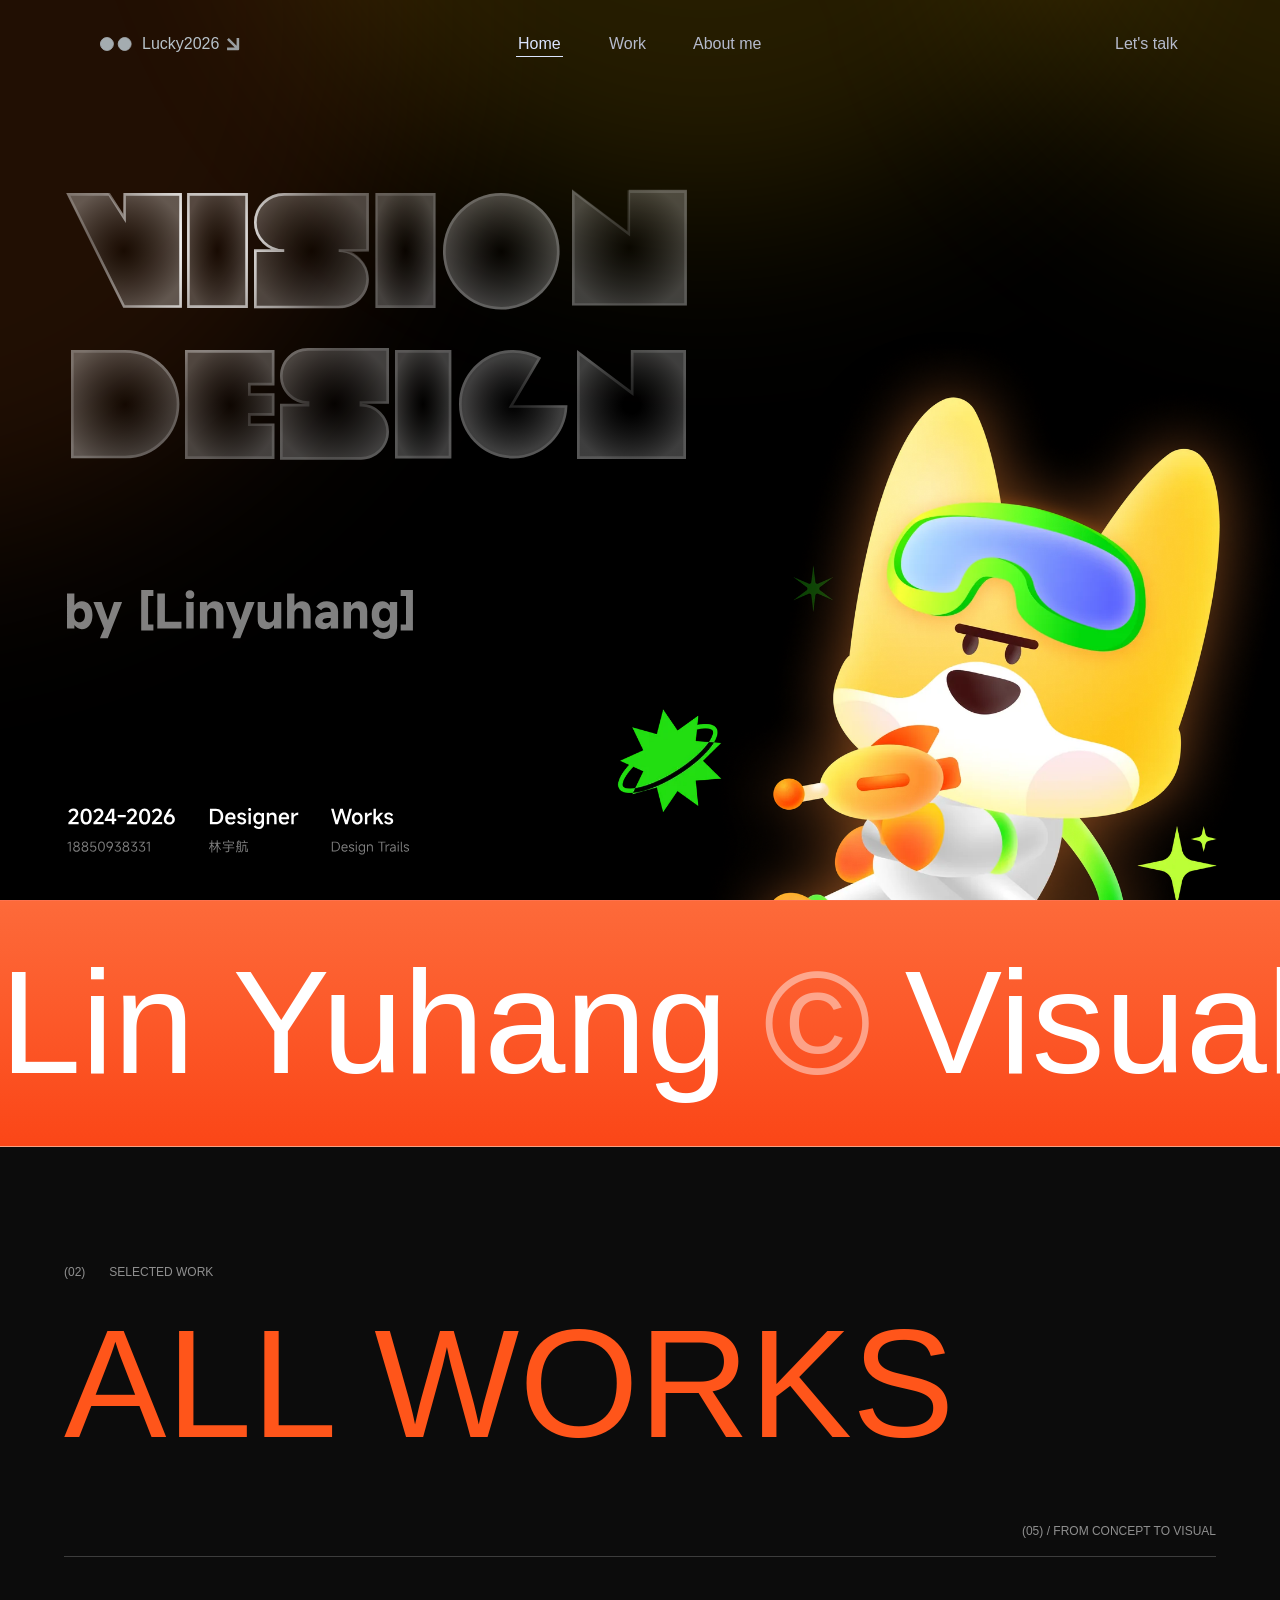
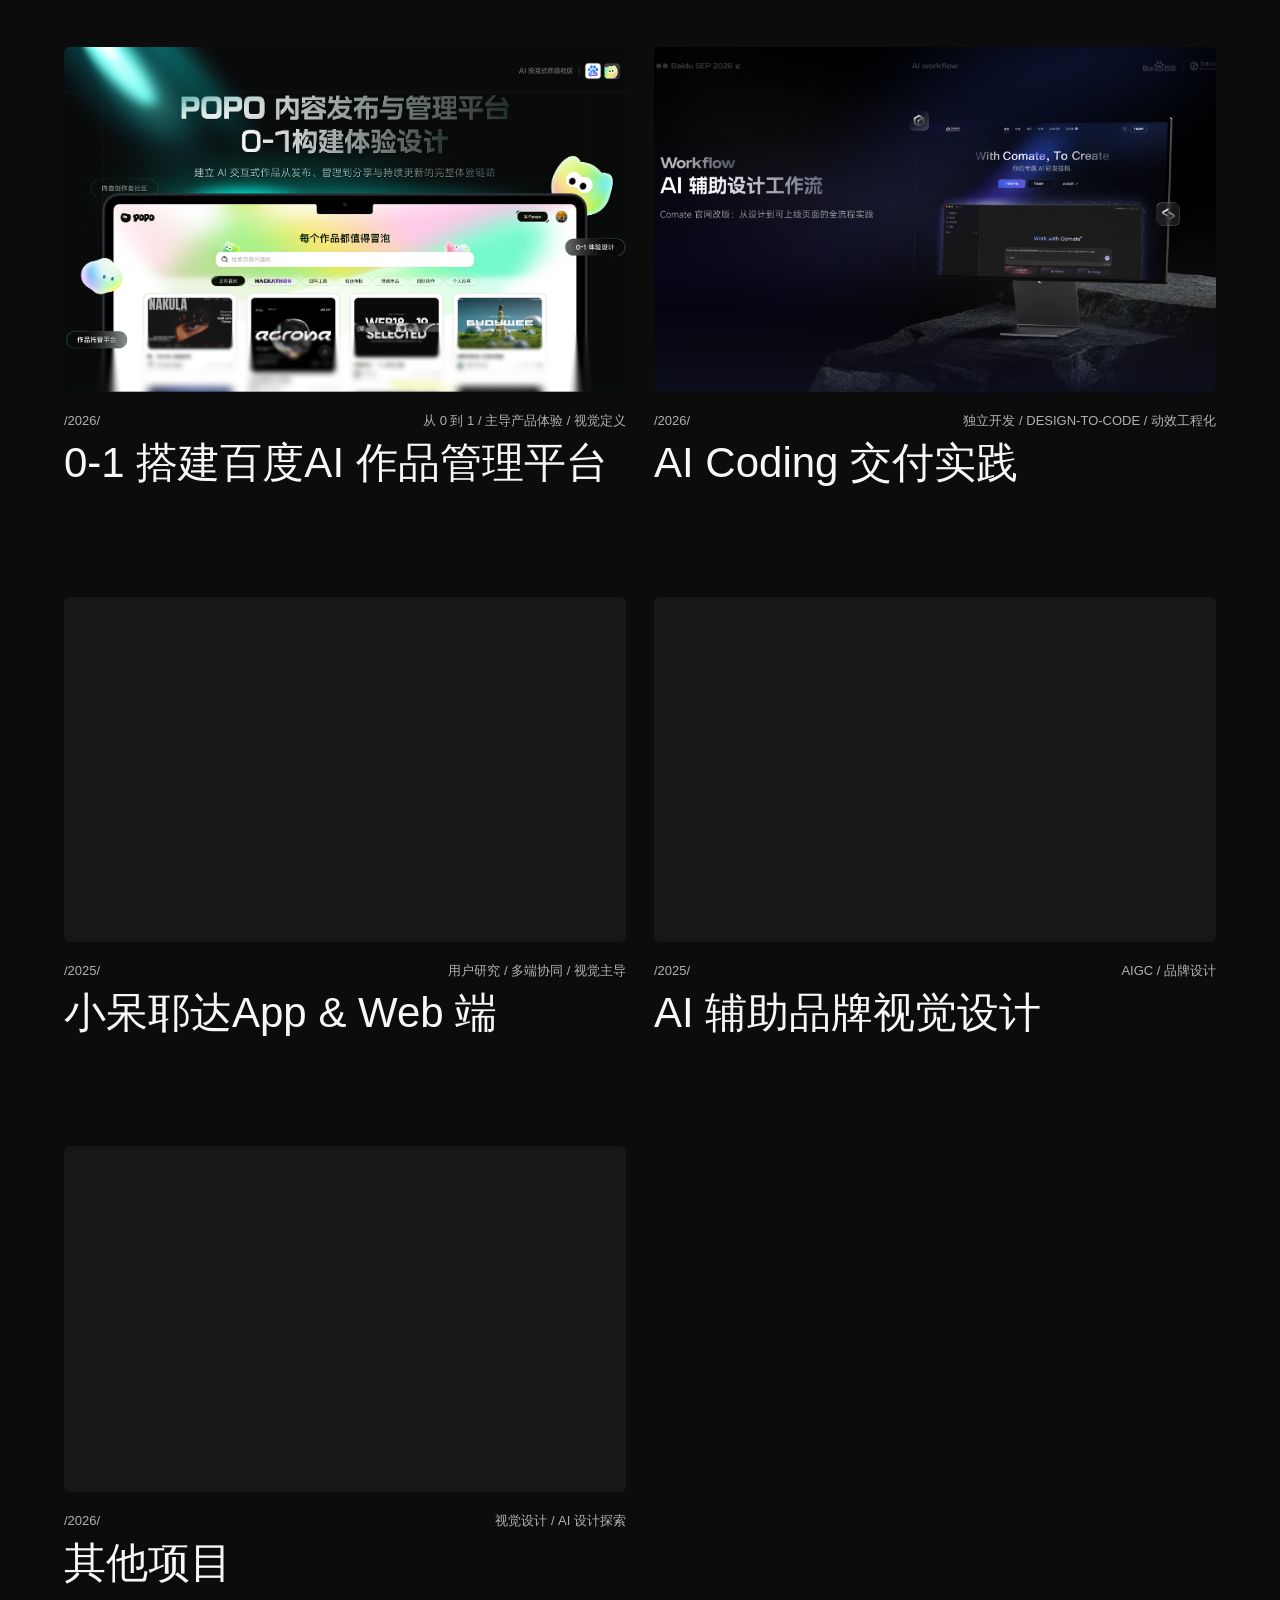
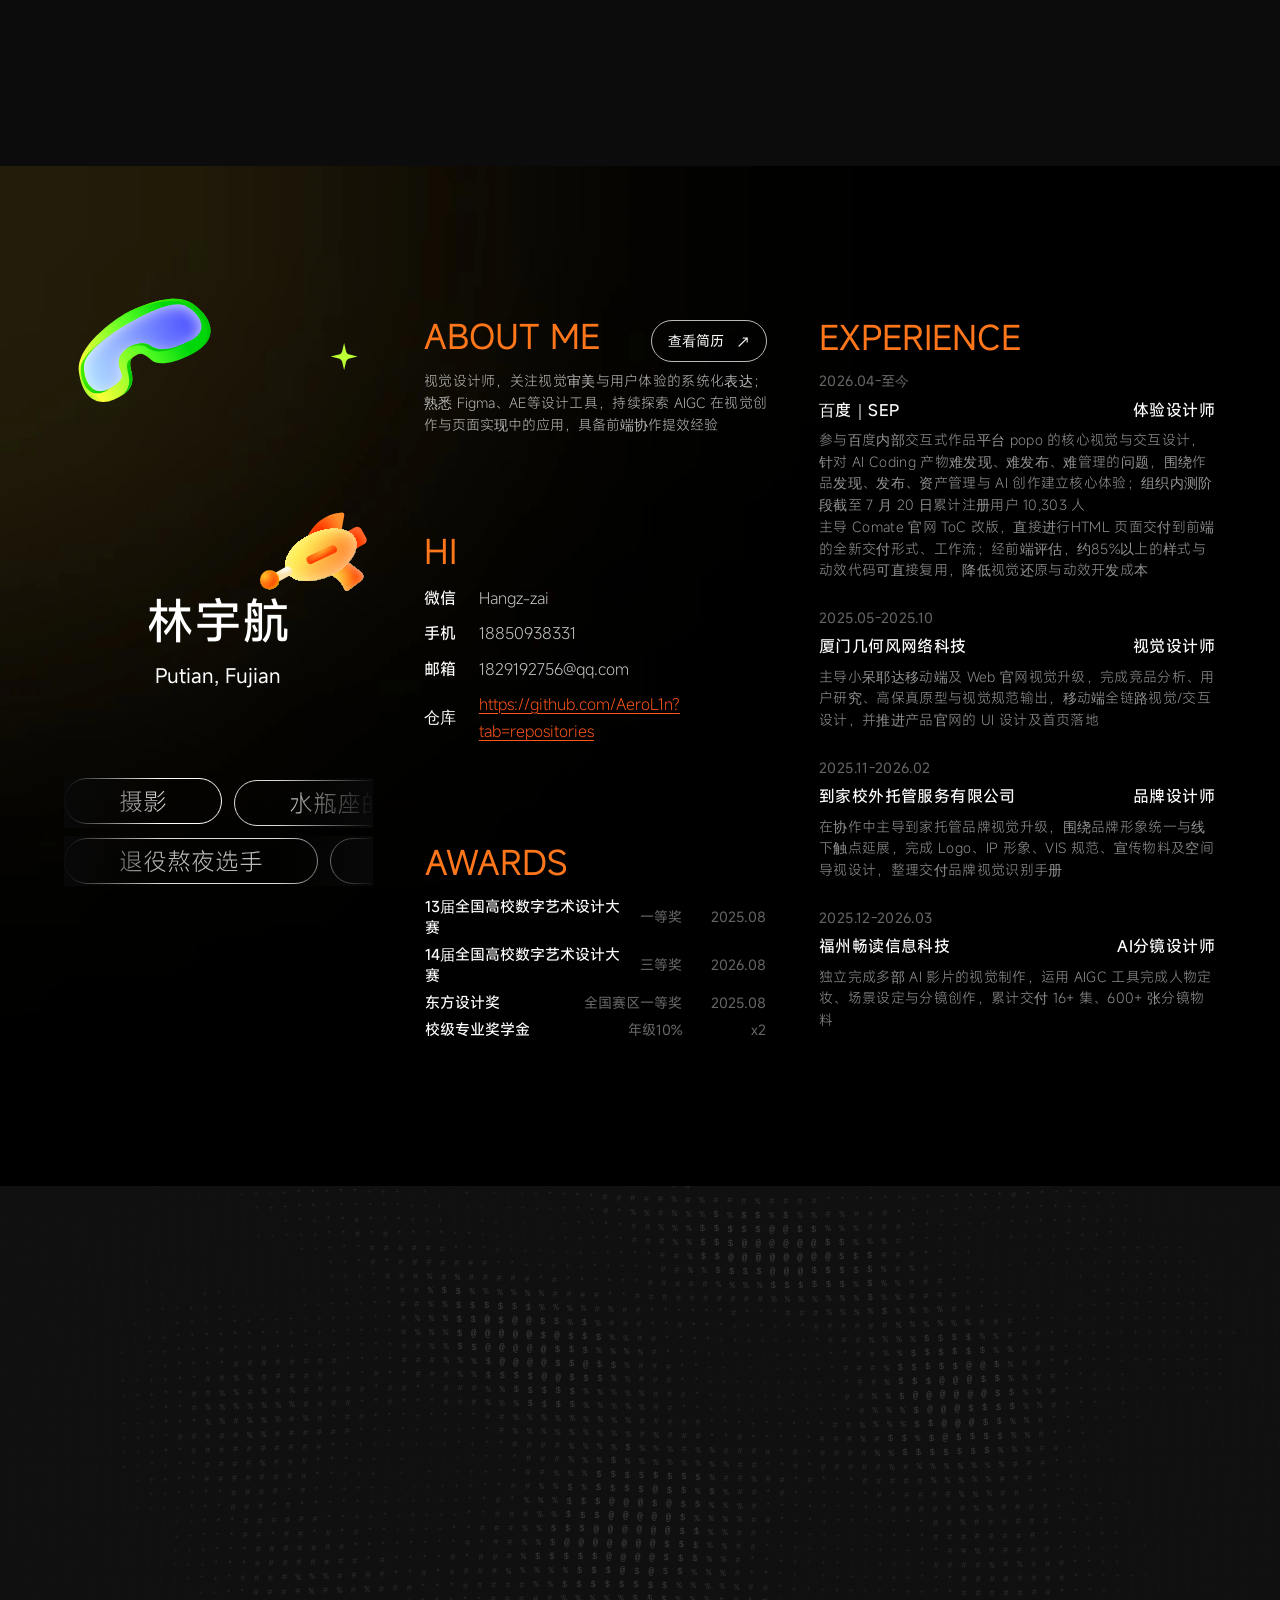
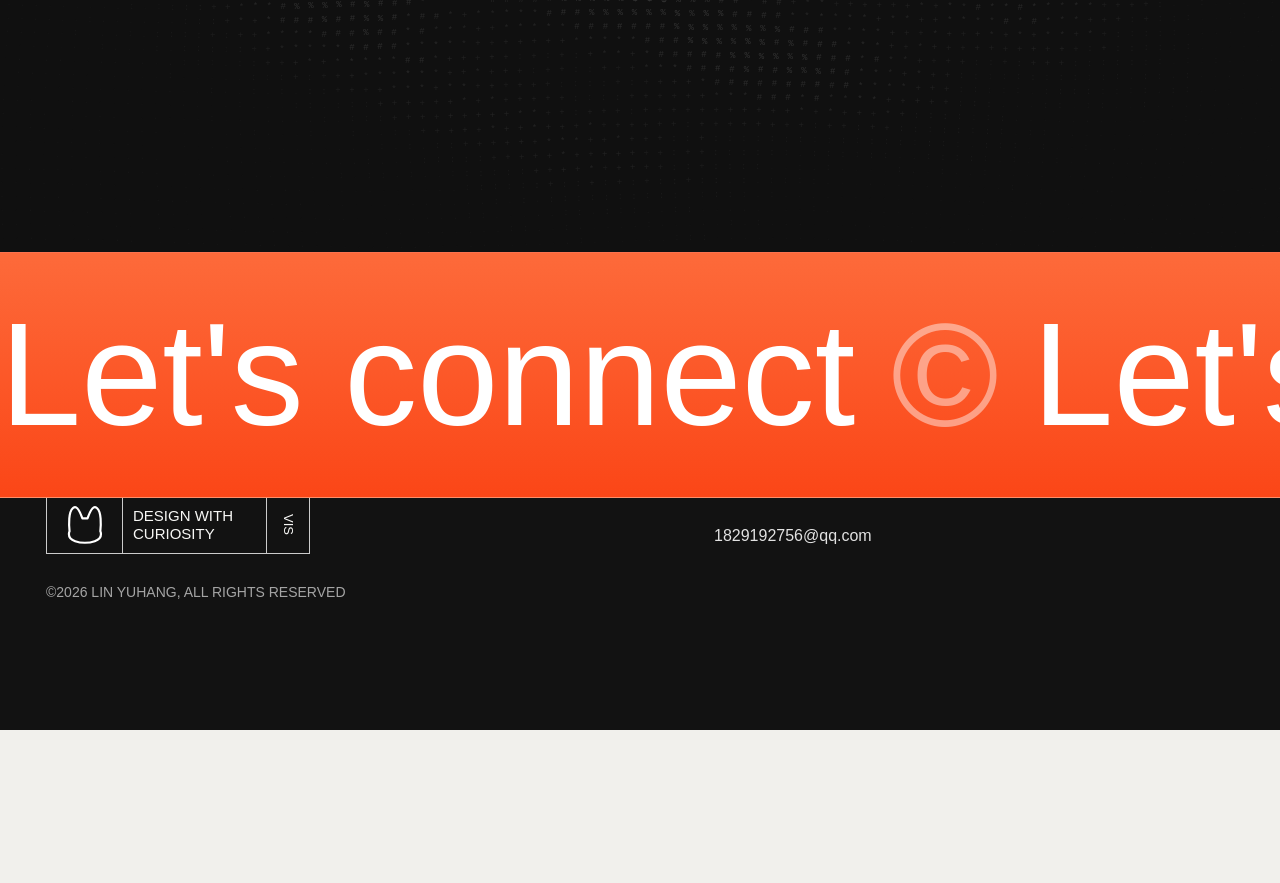
<file: index.html>
<!doctype html>
<html lang="zh-CN">
  <head>
    <meta charset="UTF-8" />
    <meta name="viewport" content="width=device-width, initial-scale=1" />
    <meta
      name="description"
      content="林宇航的视觉与 UI/UX 设计作品集。"
    />
    <title>林宇航 · Visual Designer</title>
    <link rel="stylesheet" href="styles.min.css?v=nav-restored-28" />
    <link rel="icon" type="image/x-icon" sizes="16x16 32x32 48x48" href="assets/images/ui/site-favicon.ico?v=1" />
    <link rel="icon" type="image/png" sizes="32x32" href="assets/images/ui/site-favicon-32.png?v=1" />
  </head>
  <body>
    <header class="site-header" data-header>
      <a class="brand" href="#home" aria-label="返回首页" data-tooltip="回到顶部">
        <span class="brand-dots" aria-hidden="true">
          <img src="assets/svg/ui/装饰 01.svg" alt="" />
        </span>
        <span class="brand-label">Lucky2026</span>
        <span class="brand-arrow" aria-hidden="true">
          <img src="assets/svg/ui/装饰 02.svg" alt="" />
        </span>
      </a>

      <button
        class="menu-toggle"
        type="button"
        aria-label="打开导航"
        aria-expanded="false"
        aria-controls="site-nav"
        data-menu-toggle
      >
        <span></span>
        <span></span>
      </button>

      <nav class="site-nav" id="site-nav" aria-label="主要导航" data-nav>
        <a class="nav-link is-active" href="#home" data-nav-link>Home</a>
        <a class="nav-link" href="#work" data-nav-link>Work</a>
        <a class="nav-link" href="#about" data-nav-link>About me</a>
        <div class="contact-control">
          <button
            class="contact-button"
            type="button"
            aria-expanded="false"
            aria-controls="contact-popover"
            data-contact-toggle
          >
            Let's talk
          </button>
          <div class="contact-popover" id="contact-popover" role="dialog" aria-label="联系我">
            <p>Scan to connect</p>
            <img class="contact-qr" src="assets/images/contact/二维码-反白.png" alt="联系二维码" />
            <div class="wechat-row">
              <span class="wechat-id">Hangz-zai</span>
              <button class="wechat-copy" type="button" data-copy-wechat data-tooltip="Copy WeChat ID" aria-label="复制微信号">
                <img class="wechat-copy-icon" src="assets/svg/ui/Copy (复制).svg" alt="" aria-hidden="true" />
                <img class="wechat-check-icon" src="assets/svg/ui/Check-small (校验-小).svg" alt="" aria-hidden="true" />
              </button>
            </div>
          </div>
        </div>
      </nav>
    </header>

    <main>
      <section class="hero section-dark" id="home" data-section>
        <img
          class="hero-background"
          src="assets/svg/hero/封面 背景.svg"
          alt=""
          aria-hidden="true"
        />

        <div class="hero-stage">
          <div
            class="hero-title hero-light-title"
            role="img"
            aria-label="Vision Design"
            data-hero-light-title
          >
            <div class="hero-title-layer hero-title-base" aria-hidden="true">
              <img class="hero-glyph-image" data-hero-glyph src="assets/svg/hero/图形 1.svg" alt="" style="--x: 0%; --y: 1.478%; --w: 18.61%; --h: 42.611%" />
              <img class="hero-glyph-image" data-hero-glyph src="assets/svg/hero/图形 2.svg" alt="" style="--x: 19.465%; --y: 1.478%; --w: 9.733%; --h: 42.611%" />
              <img class="hero-glyph-image" data-hero-glyph src="assets/svg/hero/图形 3.svg" alt="" style="--x: 30.16%; --y: 1.478%; --w: 18.503%; --h: 42.857%" />
              <img class="hero-glyph-image" data-hero-glyph src="assets/svg/hero/图形 4.svg" alt="" style="--x: 49.626%; --y: 1.478%; --w: 9.733%; --h: 42.611%" />
              <img class="hero-glyph-image" data-hero-glyph src="assets/svg/hero/图形 5.svg" alt="" style="--x: 60.535%; --y: 1.478%; --w: 18.717%; --h: 43.103%" />
              <img class="hero-glyph-image" data-hero-glyph src="assets/svg/hero/图形 6.svg" alt="" style="--x: 81.176%; --y: 0%; --w: 18.503%; --h: 43.103%" />
              <img class="hero-glyph-image" data-hero-glyph src="assets/svg/hero/图形 7.svg" alt="" style="--x: 0.749%; --y: 59.36%; --w: 17.54%; --h: 40.394%" />
              <img class="hero-glyph-image" data-hero-glyph src="assets/svg/hero/图形 8.svg" alt="" style="--x: 19.144%; --y: 59.36%; --w: 14.439%; --h: 40.394%" />
              <img class="hero-glyph-image" data-hero-glyph src="assets/svg/hero/图形 9.svg" alt="" style="--x: 34.332%; --y: 58.621%; --w: 17.433%; --h: 41.379%" />
              <img class="hero-glyph-image" data-hero-glyph src="assets/svg/hero/图形 10.svg" alt="" style="--x: 52.834%; --y: 59.36%; --w: 9.091%; --h: 40.394%" />
              <img class="hero-glyph-image" data-hero-glyph src="assets/svg/hero/图形 11.svg" alt="" style="--x: 62.995%; --y: 59.36%; --w: 17.54%; --h: 40.394%" />
              <img class="hero-glyph-image" data-hero-glyph src="assets/svg/hero/图形 12.svg" alt="" style="--x: 82.032%; --y: 59.36%; --w: 17.433%; --h: 40.394%" />
            </div>
          </div>
          <img
            class="hero-name"
            src="assets/svg/hero/封面 设计师名称.svg"
            alt="by Lin Yuhang"
          />
          <img
            class="hero-character"
            src="assets/images/hero/封面 IP.webp"
            alt="戴着护目镜的原创角色插画"
          />
          <img
            class="hero-decoration"
            src="assets/svg/hero/封面 装饰.svg"
            alt=""
            aria-hidden="true"
          />

          <div class="hero-kicker" aria-hidden="true">UI/UX Design</div>
        </div>
      </section>

      <div class="identity-banner-fold-shell" data-hero-banner-fold>
        <section class="identity-banner hero-transition-banner" aria-label="Lin Yuhang，Visual Designer">
          <p class="sr-only">Lin Yuhang，Visual Designer</p>
          <div class="identity-banner-viewport" aria-hidden="true">
            <div class="identity-banner-track">
              <div class="identity-banner-group">
                <span>Lin Yuhang</span>
                <i class="identity-banner-mark">©</i>
                <span>Visual Designer</span>
                <i class="identity-banner-mark">©</i>
              </div>
              <div class="identity-banner-group">
                <span>Lin Yuhang</span>
                <i class="identity-banner-mark">©</i>
                <span>Visual Designer</span>
                <i class="identity-banner-mark">©</i>
              </div>
            </div>
          </div>
        </section>
      </div>

      <section class="works section-dark" id="work" data-section>
        <div class="work-intro reveal">
          <div class="work-label">
            <span>(02)</span>
            <span>Selected work</span>
          </div>
          <div class="work-heading-reveal section-title-reveal" data-title-reveal>
            <h2>All Works</h2>
            <span class="section-title-cover" aria-hidden="true"></span>
          </div>
          <p>(05) / From concept to visual</p>
        </div>

        <div class="work-grid">
          <a class="work-card reveal" href="app-redesign.html" aria-label="查看 0-1 搭建百度AI 作品管理平台项目详情">
            <div class="work-media">
              <img src="assets/images/work/popo-cover-updated.png" alt="popo 交互式作品平台项目封面" loading="lazy" decoding="async" />
            </div>
            <div class="work-meta">
              <span>/2026/</span>
              <span>从 0 到 1 / 主导产品体验 / 视觉定义</span>
            </div>
            <div class="work-title-reveal">
              <span class="work-title-cover" aria-hidden="true"></span>
              <h3>0-1 搭建百度AI 作品管理平台</h3>
            </div>
          </a>

          <a class="work-card reveal" href="web-design.html" aria-label="查看 AI Coding 交付实践项目详情">
            <div class="work-media">
              <img src="assets/images/work/comate-cover.png" alt="Comate 官网改版项目封面" loading="lazy" decoding="async" />
            </div>
            <div class="work-meta">
              <span>/2026/</span>
              <span>独立开发 / Design-to-Code / 动效工程化</span>
            </div>
            <div class="work-title-reveal">
              <span class="work-title-cover" aria-hidden="true"></span>
              <h3>AI Coding 交付实践</h3>
            </div>
          </a>

          <a class="work-card reveal" href="other-items.html" aria-label="查看小呆耶达App &amp; Web 端项目详情">
            <div class="work-media">
              <img src="assets/images/work/xiaodai-app-cover.png" alt="小呆耶达项目封面" loading="lazy" decoding="async" />
            </div>
            <div class="work-meta">
              <span>/2025/</span>
              <span>用户研究 / 多端协同 / 视觉主导</span>
            </div>
            <div class="work-title-reveal">
              <span class="work-title-cover" aria-hidden="true"></span>
              <h3>小呆耶达App &amp; Web 端</h3>
            </div>
          </a>

          <a class="work-card reveal" href="ip-design.html" aria-label="查看 AI 辅助品牌视觉设计项目详情">
            <div class="work-media">
              <img src="assets/images/work/ip-design-cover.png" alt="童趣三维角色视觉设计" loading="lazy" decoding="async" />
            </div>
            <div class="work-meta">
              <span>/2025/</span>
              <span>AIGC / 品牌设计</span>
            </div>
            <div class="work-title-reveal">
              <span class="work-title-cover" aria-hidden="true"></span>
              <h3>AI 辅助品牌视觉设计</h3>
            </div>
          </a>

          <a class="work-card work-card--featured reveal" href="mood-cloud.html" aria-label="查看 Mood-Cloud 友情气象馆项目详情">
            <div class="work-media">
              <img src="assets/projects/mood-cloud/images/1.webp" alt="Mood-Cloud 友情气象馆项目封面" loading="lazy" decoding="async" />
            </div>
            <div class="work-meta">
              <span>/2026/</span>
              <span>视觉设计 / AI 设计探索</span>
            </div>
            <div class="work-title-reveal">
              <span class="work-title-cover" aria-hidden="true"></span>
              <h3>其他项目</h3>
            </div>
          </a>
        </div>
      </section>

      <section class="about about-visual section-dark" id="about" data-section>
        <img class="about-background" src="assets/images/about/about-background.webp" alt="" aria-hidden="true" loading="lazy" decoding="async" />

        <div class="about-canvas">
          <div class="about-profile reveal">
            <div class="portrait-wrap">
              <img class="portrait" src="assets/images/about/关于我 头像.png" alt="林宇航的黑白肖像" loading="lazy" decoding="async" />
              <img class="portrait-frame" src="assets/svg/about/关于我 头像框.svg?v=profile-align-3" alt="" aria-hidden="true" />
            </div>
            <div class="profile-name" aria-label="林宇航，Putian, Fujian">
              <strong>林宇航</strong>
              <span>Putian, Fujian</span>
            </div>
            <div class="tag-cloud" aria-label="个人标签">
              <div class="tag-row-viewport">
                <div class="tag-row" aria-label="标签 1 至 4">
                  <button class="tag-hit is-active" type="button" data-tag="摄影" aria-label="摄影">
                    <img src="assets/svg/about/tags/标签 1.svg" alt="摄影" />
                  </button>
                  <button class="tag-hit" type="button" data-tag="水瓶座的ESTJ" aria-label="水瓶座的 ESTJ">
                    <img src="assets/svg/about/tags/标签 2.svg" alt="水瓶座的 ESTJ" />
                  </button>
                  <button class="tag-hit" type="button" data-tag="篮球" aria-label="篮球">
                    <img src="assets/svg/about/tags/标签 3.svg" alt="篮球" />
                  </button>
                  <button class="tag-hit" type="button" data-tag="胡建人" aria-label="胡建人">
                    <img src="assets/svg/about/tags/标签 4.svg" alt="胡建人" />
                  </button>
                </div>
              </div>
              <div class="tag-row-viewport">
                <div class="tag-row" aria-label="标签 5 至 8">
                  <button class="tag-hit" type="button" data-tag="退役熬夜选手" aria-label="退役熬夜选手">
                    <img src="assets/svg/about/tags/标签 5.svg" alt="退役熬夜选手" />
                  </button>
                  <button class="tag-hit" type="button" data-tag="剪辑" aria-label="剪辑">
                    <img src="assets/svg/about/tags/标签 6.svg" alt="剪辑" />
                  </button>
                  <button class="tag-hit" type="button" data-tag="素描" aria-label="素描">
                    <img src="assets/svg/about/tags/标签 7.svg" alt="素描" />
                  </button>
                  <button class="tag-hit" type="button" data-tag="视觉设计" aria-label="视觉设计">
                    <img src="assets/svg/about/tags/标签 8.svg" alt="视觉设计" />
                  </button>
                </div>
              </div>
            </div>
            <p class="tag-status" aria-live="polite">Selected: 摄影</p>
          </div>

          <div class="about-info">
            <div class="about-intro-card about-text-block reveal">
              <div class="about-heading-reveal" data-title-reveal>
                <h2>ABOUT ME</h2>
                <span class="about-title-window" aria-hidden="true"></span>
              </div>
              <a
                class="about-resume"
                href="assets/docs/lin-yuhang-resume.pdf"
                target="_blank"
                rel="noreferrer"
                aria-label="在新窗口查看简历"
              >
                <span>查看简历</span>
                <span class="about-resume-arrow" aria-hidden="true">↗</span>
              </a>
              <p>视觉设计师，关注视觉审美与用户体验的系统化表达；熟悉 Figma、AE等设计工具，持续探索 AIGC 在视觉创作与页面实现中的应用，具备前端协作提效经验</p>
            </div>
            <div class="about-contact about-text-block reveal">
              <div class="about-heading-reveal" data-title-reveal>
                <h3>HI</h3>
                <span class="about-title-window" aria-hidden="true"></span>
              </div>
              <dl class="contact-list">
                <div><dt>微信</dt><dd>Hangz-zai</dd></div>
                <div><dt>手机</dt><dd>18850938331</dd></div>
                <div><dt>邮箱</dt><dd>1829192756@qq.com</dd></div>
                <div><dt>仓库</dt><dd><a href="https://github.com/AeroL1n?tab=repositories" target="_blank" rel="noreferrer">https://github.com/AeroL1n?tab=repositories</a></dd></div>
              </dl>
            </div>
            <div class="about-info-grid">
              <div class="about-awards about-text-block reveal" tabindex="0">
                <div class="about-heading-reveal" data-title-reveal>
                  <h3>AWARDS</h3>
                  <span class="about-title-window" aria-hidden="true"></span>
                </div>
                <ul class="awards-list">
                  <li><strong>13届全国高校数字艺术设计大赛</strong><span>一等奖</span><em>2025.08</em></li>
                  <li><strong>14届全国高校数字艺术设计大赛</strong><span>三等奖</span><em>2026.08</em></li>
                  <li><strong>东方设计奖</strong><span>全国赛区一等奖</span><em>2025.08</em></li>
                  <li><strong>校级专业奖学金</strong><span>年级10%</span><em>x2</em></li>
                </ul>
              </div>
              <div class="about-experience about-text-block reveal" tabindex="0">
                <div class="about-heading-reveal" data-title-reveal>
                  <h3>EXPERIENCE</h3>
                  <span class="about-title-window" aria-hidden="true"></span>
                </div>
                <div class="experience-list">
                  <article>
                    <time>2026.04-至今</time>
                    <div class="experience-company"><strong>百度｜SEP</strong><b>体验设计师</b></div>
                    <p>参与百度内部交互式作品平台 popo 的核心视觉与交互设计，针对 AI Coding 产物难发现、难发布、难管理的问题，围绕作品发现、发布、资产管理与 AI 创作建立核心体验；组织内测阶段截至 7 月 20 日累计注册用户 10,303 人<br />主导 Comate 官网 ToC 改版，直接进行HTML 页面交付到前端的全新交付形式、工作流；经前端评估，约85%以上的样式与动效代码可直接复用，降低视觉还原与动效开发成本</p>
                  </article>
                  <article>
                    <time>2025.05-2025.10</time>
                    <div class="experience-company"><strong>厦门几何风网络科技</strong><b>视觉设计师</b></div>
                    <p>主导小呆耶达移动端及 Web 官网视觉升级，完成竞品分析、用户研究、高保真原型与视觉规范输出，移动端全链路视觉/交互设计，并推进产品官网的 UI 设计及首页落地</p>
                  </article>
                  <article>
                    <time>2025.11-2026.02</time>
                    <div class="experience-company"><strong>到家校外托管服务有限公司</strong><b>品牌设计师</b></div>
                    <p>在协作中主导到家托管品牌视觉升级，围绕品牌形象统一与线下触点延展，完成 Logo、IP 形象、VIS 规范、宣传物料及空间导视设计，整理交付品牌视觉识别手册</p>
                  </article>
                  <article>
                    <time>2025.12-2026.03</time>
                    <div class="experience-company"><strong>福州畅读信息科技</strong><b>AI分镜设计师</b></div>
                    <p>独立完成多部 AI 影片的视觉制作，运用 AIGC 工具完成人物定妆、场景设定与分镜创作，累计交付 16+ 集、600+ 张分镜物料</p>
                  </article>
                </div>
              </div>
            </div>
          </div>
        </div>
      </section>

      <div class="cta-fold-shell" data-work-cta-fold>
      <section class="cta-panel section-dark" id="contact" data-section>
        <div class="cta-pattern" aria-hidden="true">
          <canvas class="cta-canvas"></canvas>
          <span class="cta-pointer-orb"></span>
        </div>
        <div class="cta-bracket cta-bracket-left" aria-hidden="true">(</div>
        <div class="cta-bracket cta-bracket-right" aria-hidden="true">)</div>
        <div class="cta-content" data-cta-content>
          <h2 class="cta-title-reveal">
            <span class="cta-title-line" data-cta-line="1">
              <span>要不要一起做点<br class="cta-mobile-break" />有意思的事？</span>
            </span>
            <span class="cta-title-line" data-cta-line="2">
              <span>来找我聊聊吧！</span>
            </span>
          </h2>
          <div class="cta-contact-control">
            <button
              class="cta-button"
              type="button"
              aria-expanded="false"
              aria-controls="cta-contact-popover"
              data-cta-contact-toggle
            >
              <span>LET'S TALK</span>
              <span class="cta-button-arrow" aria-hidden="true">↗</span>
            </button>
            <div
              class="contact-popover cta-contact-popover"
              id="cta-contact-popover"
              role="dialog"
              aria-label="联系二维码"
            >
              <p>Scan to connect</p>
              <img class="contact-qr" src="assets/images/contact/二维码-反白.png" alt="联系二维码" loading="lazy" decoding="async" />
              <div class="wechat-row">
                <span class="wechat-id">Hangz-zai</span>
                <button class="wechat-copy" type="button" data-copy-wechat data-tooltip="Copy WeChat ID" aria-label="复制微信号">
                  <img class="wechat-copy-icon" src="assets/svg/ui/Copy (复制).svg" alt="" aria-hidden="true" />
                  <img class="wechat-check-icon" src="assets/svg/ui/Check-small (校验-小).svg" alt="" aria-hidden="true" />
                </button>
              </div>
            </div>
          </div>
        </div>
      </section>
      </div>

      <section class="identity-banner connect-banner" aria-label="Let's connect" data-footer-reveal-anchor>
        <p class="sr-only">Let's connect</p>
        <div class="identity-banner-viewport" aria-hidden="true">
          <div class="identity-banner-track">
            <div class="identity-banner-group">
              <span>Let's connect</span>
              <i class="identity-banner-mark">©</i>
            </div>
            <div class="identity-banner-group">
              <span>Let's connect</span>
              <i class="identity-banner-mark">©</i>
            </div>
          </div>
        </div>
      </section>
    </main>

    <footer class="site-footer site-footer-reference" data-footer-reveal>
      <div class="footer-inner">
        <div class="footer-left">
          <div class="footer-badge" aria-label="Lin Yuhang，Visual Designer，Design with curiosity">
            <div class="footer-badge-title">LIN YUHANG, VISUAL DESIGNER</div>
            <div class="footer-badge-row">
              <span class="footer-globe" aria-hidden="true"><img src="assets/svg/dai'dai_icon.svg" alt="" /></span>
              <span>DESIGN WITH<br />CURIOSITY</span>
              <b>VIS</b>
            </div>
          </div>
          <p class="footer-copyright">©2026 LIN YUHANG, ALL RIGHTS RESERVED</p>
        </div>
        <div class="footer-links">
          <div class="footer-platforms" aria-label="社交链接">
            <a href="https://github.com/AeroL1n?tab=repositories" target="_blank" rel="noreferrer">GitHub</a>
            <a href="https://www.zcool.com.cn/u/27059480" target="_blank" rel="noreferrer">ZCOOL</a>
            <a href="https://www.behance.net/dd5b13a4" target="_blank" rel="noreferrer">Behance</a>
          </div>
          <div class="footer-contact-row">
            <a class="footer-email" href="mailto:1829192756@qq.com">1829192756@qq.com</a>
          </div>
        </div>
      </div>
    </footer>

    <script src="script.min.js?v=mobile-experience-open-2"></script>
  <!-- campus-v1 dual-view shell -->
<script>
var CW_SHELL_HTML = "<style>、CW_SHELL 标记之间的\n    结构、CW_LOGIC 标记之间的逻辑，按 campus-work.json 填好内容后拼成一段自执行\n    脚本追加到作品首页的 </body> 前，运行时用 Shadow DOM 挂载。要预览效果就对一个\n    样例作品跑一次注入脚本再打开。\n\n    关键约定（照 popo 自家 toolbar 的做法，见 packages/widget/src/main.tsx）：\n    1. 外壳挂在动态创建的 host div 上，host 是 position:fixed + inset:0 +\n       pointer-events:none，再 attachShadow 把 UI 渲染进影子树。于是作品的 CSS\n       进不来、外壳的 CSS 也出不去，作品的 DOM 一个字节都不用动。\n    2. 作品页面本身就是 Demo 视图，不再把作品内容搬进任何容器。切到\"作品介绍\"\n       时在影子树里盖一层不透明面板，切回来面板隐藏，作品状态天然保留。\n    3. host 不吃点击，只有顶栏和介绍面板本体开启 pointer-events，所以顶栏之外\n       的区域照常点到作品。\n    4. 顶栏是悬浮层，和 popo toolbar 一样不挤压作品布局；挡住内容时点右侧按钮\n       收起，顶部中间留小把手拉回。\n    5. 配色只允许改 :host 里 --cw-* 变量的值，样式规则本身不要动。\n    6. 介绍面板的版块结构与顺序不得增删改，内容由 campus-work.json 填充。\n  -->\n\n  <style>\n    /* ===== 配色默认值：仅这里的值可按作品风格调整 ===== */\n    /* 这些 --cw-* 是默认配色的事实源，但注入时不会原样留在样式表里：动态\n       attachShadow + innerHTML 下，纯自定义属性规则块在部分内核不被解析（实测\n       整块产出 0 条规则），导致 var() 全取不到值、背景透明、作品透出来。所以\n       注入脚本会把这里的默认值（叠加配色覆盖 json）写成 .cw-root 的行内 style，\n       行内自定义属性是元素属性、不走样式表解析，一定生效、一定继承。要调默认\n       配色改这块值即可，脚本会读它。 */\n    .cw-root {\n      --cw-tabbar-bg: rgba(255, 255, 255, .86);\n      /* 专区品牌色：绿取自 popo 主色，紫取自专区介绍标题渐变终点 */\n      --cw-brand-deep: #629915;\n      --cw-brand-violet: #441dc0;\n      --cw-track-bg: rgba(10, 15, 2, .06);\n      --cw-tab-text: #656664;\n      --cw-tab-active-bg: #ffffff;\n      --cw-tab-active-text: #0a0f02;\n      /* intro-bg 用半透明：介绍面板靠 backdrop-filter 把作品糊成毛玻璃底，\n         配色覆盖这个值时也要带透明度（如 rgba(13,17,23,.72)），纯 #hex 会盖死。 */\n      --cw-intro-bg: rgba(251, 252, 250, .72);\n      --cw-accent: #629915;\n      --cw-heading: #0a0f02;\n      --cw-text: #3e403c;\n      --cw-text-sub: #656664;\n      --cw-text-faint: #90918e;\n      /* 两级分隔线：rule 用于区块起止，hairline 更淡用于节间 */\n      --cw-rule: rgba(10, 15, 2, .16);\n      --cw-hairline: rgba(10, 15, 2, .08);\n      --cw-btn-bg: #0a0f02;\n      --cw-btn-text: #ffffff;\n    }\n    /* ===== 以下规则固定，不随作品调整 ===== */\n    /* 影子树里从零起样式，不继承作品的任何规则，也不外泄。\n       宿主元素的定位靠注入脚本写成行内样式，不写在这里：按规范 :host 规则的\n       层叠优先级低于外层文档的作者规则，作品的 div{} 之类能把它盖掉。 */\n    :host { display: block; }\n    .cw-root { display: block; }\n    * { box-sizing: border-box; }\n    .cw-tabbar {\n      pointer-events: auto;\n      position: absolute;\n      top: 0;\n      left: 0;\n      right: 0;\n      /* 介绍面板是 inset:0 的绝对层、DOM 顺序在顶栏之后，会盖住顶栏；\n         顶栏抬到最上层，切到介绍视图时才不消失。 */\n      z-index: 2;\n      display: grid;\n      grid-template-columns: 1fr auto 1fr;\n      align-items: center;\n      gap: 16px;\n      padding: 9px 40px;\n      background: var(--cw-tabbar-bg, rgba(255, 255, 255, .86));\n      border-bottom: 1px solid var(--cw-hairline, rgba(10, 15, 2, .08));\n      backdrop-filter: saturate(180%) blur(12px);\n      -webkit-backdrop-filter: saturate(180%) blur(12px);\n      transition: transform .22s ease;\n      font-family: Inter, -apple-system, \"PingFang SC\", \"Microsoft YaHei\", sans-serif;\n    }\n    .cw-host-collapsed .cw-tabbar { transform: translateY(-100%); }\n    .cw-bar-lead { display: flex; align-items: center; gap: 11px; min-width: 0; }\n    /* popo 站点图标，和专区徽标一起点明作品来自哪个平台、属于哪个专区 */\n    .cw-bar-logo { width: 26px; height: 26px; flex: none; display: block; }\n    .cw-bar-text { display: flex; flex-direction: column; gap: 3px; min-width: 0; }\n    .cw-bar-badge {\n      align-self: flex-start;\n      font-size: 9px;\n      font-weight: 700;\n      letter-spacing: .14em;\n      line-height: 1;\n      text-transform: uppercase;\n      color: var(--cw-brand-violet);\n      white-space: nowrap;\n    }\n    .cw-bar-title {\n      margin: 0;\n      font-size: 14px;\n      font-weight: 600;\n      letter-spacing: -.01em;\n      line-height: 1.2;\n      color: var(--cw-heading);\n      white-space: nowrap;\n      overflow: hidden;\n      text-overflow: ellipsis;\n    }\n    .cw-bar-tail { display: flex; align-items: center; justify-content: flex-end; gap: 10px; }\n    /* 专区引导泡泡里的小吉祥物，缩小后贴在收起键左边当作专区标识 */\n    .cw-bar-mascot { width: 30px; height: auto; flex: none; display: block; }\n    .cw-collapse {\n      appearance: none;\n      border: 1px solid var(--cw-rule);\n      background: none;\n      cursor: pointer;\n      width: 26px;\n      height: 26px;\n      border-radius: 50%;\n      color: var(--cw-text-faint);\n      font-size: 9px;\n      line-height: 1;\n      display: inline-flex;\n      align-items: center;\n      justify-content: center;\n      transition: color .18s ease, border-color .18s ease;\n    }\n    .cw-collapse:hover { color: var(--cw-heading); border-color: var(--cw-heading); }\n    .cw-restore {\n      pointer-events: auto;\n      position: absolute;\n      top: 0;\n      left: 50%;\n      transform: translate(-50%, -100%);\n      appearance: none;\n      border: 1px solid var(--cw-hairline);\n      border-top: none;\n      background: var(--cw-tabbar-bg);\n      backdrop-filter: saturate(180%) blur(12px);\n      -webkit-backdrop-filter: saturate(180%) blur(12px);\n      cursor: pointer;\n      padding: 3px 20px 5px;\n      border-radius: 0 0 10px 10px;\n      color: var(--cw-text-faint);\n      font-size: 9px;\n      line-height: 1.2;\n      transition: transform .22s ease, color .18s ease;\n    }\n    .cw-restore:hover { color: var(--cw-heading); }\n    .cw-host-collapsed .cw-restore { transform: translate(-50%, 0); }\n    .cw-track {\n      display: inline-flex;\n      gap: 2px;\n      padding: 3px;\n      background: var(--cw-track-bg);\n      border-radius: 999px;\n    }\n    .cw-tab {\n      appearance: none;\n      border: none;\n      cursor: pointer;\n      background: none;\n      padding: 6px 20px;\n      border-radius: 999px;\n      font-size: 13px;\n      font-weight: 500;\n      line-height: 1.5;\n      color: var(--cw-tab-text);\n      transition: background .18s ease, color .18s ease;\n    }\n    .cw-tab:hover { color: var(--cw-tab-active-text); }\n    /* 选中态：白底托起 + 一道 popo 绿细线，不用重投影 */\n    .cw-tab[aria-selected=\"true\"] {\n      background: var(--cw-tab-active-bg);\n      color: var(--cw-tab-active-text);\n      font-weight: 600;\n      box-shadow: 0 1px 2px rgba(10, 15, 2, .08), inset 0 -2px 0 var(--cw-brand-deep);\n    }\n    /* 介绍面板：盖在作品之上的毛玻璃层，作品透过来被模糊，和顶栏同一种质感 */\n    .cw-intro {\n      pointer-events: auto;\n      position: absolute;\n      inset: 0;\n      overflow-y: auto;\n      background: var(--cw-intro-bg, rgba(251, 252, 250, .72));\n      backdrop-filter: saturate(180%) blur(24px);\n      -webkit-backdrop-filter: saturate(180%) blur(24px);\n      color: var(--cw-text, #3e403c);\n      font-size: 15px;\n      line-height: 1.8;\n      font-family: Inter, -apple-system, \"PingFang SC\", \"Microsoft YaHei\", sans-serif;\n    }\n    .cw-intro[hidden] { display: none; }\n    .cw-inner { max-width: 1040px; margin: 0 auto; padding: 0 40px; }\n    .cw-hero { padding: 92px 0 56px; }\n    .cw-eyebrow {\n      display: flex;\n      align-items: center;\n      gap: 12px;\n      margin: 0 0 28px;\n      font-size: 11px;\n      letter-spacing: .18em;\n      text-transform: uppercase;\n      color: var(--cw-accent);\n      font-weight: 700;\n    }\n    .cw-eyebrow::after { content: \"\"; flex: 1; height: 1px; background: var(--cw-hairline); }\n    .cw-hero h1 {\n      margin: 0 0 24px;\n      font-size: clamp(34px, 4.6vw, 56px);\n      line-height: 1.12;\n      letter-spacing: -.02em;\n      color: var(--cw-heading);\n      font-weight: 700;\n    }\n    .cw-summary {\n      margin: 0;\n      max-width: 34em;\n      font-size: 19px;\n      line-height: 1.65;\n      color: var(--cw-text-sub);\n    }\n    .cw-body { padding: 0 0 120px; }\n    .cw-layout { display: grid; gap: 48px; }\n    @media (min-width: 900px) {\n      .cw-layout { grid-template-columns: 216px 1fr; gap: 72px; align-items: start; }\n      .cw-aside { position: sticky; top: 100px; }\n    }\n    .cw-aside { border-top: 1px solid var(--cw-rule); }\n    .cw-meta { margin: 0; display: grid; gap: 20px; padding-top: 24px; }\n    .cw-meta dt {\n      margin: 0 0 4px;\n      font-size: 10px;\n      letter-spacing: .14em;\n      text-transform: uppercase;\n      color: var(--cw-text-faint);\n      font-weight: 700;\n    }\n    .cw-meta dd {\n      margin: 0;\n      font-size: 14px;\n      line-height: 1.5;\n      color: var(--cw-heading);\n      font-weight: 500;\n    }\n    .cw-article { border-top: 1px solid var(--cw-rule); }\n    /* 每节：编号悬挂在标题左侧，节与节之间用细线分隔，不用卡片 */\n    .cw-section { padding: 40px 0; border-bottom: 1px solid var(--cw-hairline); }\n    .cw-section:last-of-type { border-bottom: none; }\n    .cw-section h2 {\n      display: flex;\n      align-items: baseline;\n      gap: 14px;\n      margin: 0 0 14px;\n      font-size: 20px;\n      line-height: 1.3;\n      letter-spacing: -.01em;\n      color: var(--cw-heading);\n      font-weight: 650;\n    }\n    .cw-num {\n      flex: none;\n      font-size: 12px;\n      font-weight: 700;\n      letter-spacing: .06em;\n      color: var(--cw-accent);\n      font-variant-numeric: tabular-nums;\n    }\n    .cw-section p { margin: 0; max-width: 40em; font-size: 16px; }\n    .cw-section p + p { margin-top: 14px; }\n    .cw-role-label { color: var(--cw-heading); font-weight: 650; }\n    /* 人机协同两栏：人和 AI 并排，各自一条顶线区隔 */\n    .cw-split { display: grid; gap: 24px; max-width: 40em; }\n    @media (min-width: 680px) { .cw-split { grid-template-columns: 1fr 1fr; gap: 32px; } }\n    .cw-split > div { padding-top: 16px; border-top: 2px solid var(--cw-rule); }\n    .cw-split p { margin: 0; font-size: 15px; }\n    .cw-tools { display: flex; flex-wrap: wrap; gap: 8px; margin: 0; max-width: 40em; }\n    .cw-tool {\n      padding: 5px 13px;\n      border: 1px solid var(--cw-rule);\n      border-radius: 999px;\n      font-size: 13px;\n      font-weight: 500;\n      color: var(--cw-heading);\n    }\n    .cw-foot { padding-top: 40px; }\n    .cw-back-demo {\n      display: inline-flex;\n      align-items: center;\n      gap: 8px;\n      padding: 12px 28px;\n      font-size: 15px;\n      font-weight: 500;\n      color: var(--cw-btn-text);\n      background: var(--cw-btn-bg);\n      border: none;\n      border-radius: 999px;\n      cursor: pointer;\n    }\n  </style>\n<div class=\"cw-root\" style=\"--cw-tabbar-bg:rgba(255, 255, 255, .86);--cw-brand-deep:#629915;--cw-brand-violet:#441dc0;--cw-track-bg:rgba(10, 15, 2, .06);--cw-tab-text:#656664;--cw-tab-active-bg:#ffffff;--cw-tab-active-text:#0a0f02;--cw-intro-bg:rgba(251, 252, 250, .72);--cw-accent:#629915;--cw-heading:#0a0f02;--cw-text:#3e403c;--cw-text-sub:#656664;--cw-text-faint:#90918e;--cw-rule:rgba(10, 15, 2, .16);--cw-hairline:rgba(10, 15, 2, .08);--cw-btn-bg:#0a0f02;--cw-btn-text:#ffffff\">\n<nav class=\"cw-tabbar\" aria-label=\"作品视图切换\">\n  <div class=\"cw-bar-lead\">\n    <img class=\"cw-bar-logo\" src=\"[data-uri]\" alt=\"popo\">\n    <span class=\"cw-bar-text\">\n      <span class=\"cw-bar-badge\">AI NATIVE 校招生作品</span>\n      <span class=\"cw-bar-title\">林宇航 · Visual Designer Portfolio</span>\n    </span>\n  </div>\n  <div class=\"cw-track\" role=\"tablist\">\n    <button type=\"button\" class=\"cw-tab\" role=\"tab\" aria-selected=\"true\" data-cw-view=\"demo\">作品 Demo</button>\n    <button type=\"button\" class=\"cw-tab\" role=\"tab\" aria-selected=\"false\" data-cw-view=\"intro\">作品介绍</button>\n  </div>\n  <div class=\"cw-bar-tail\">\n    <img class=\"cw-bar-mascot\" src=\"[data-uri]\" alt=\"\">\n    <button type=\"button\" class=\"cw-collapse\" data-cw-collapse aria-label=\"收起顶栏\" title=\"收起顶栏\">&#9650;</button>\n  </div>\n</nav>\n<button type=\"button\" class=\"cw-restore\" data-cw-restore aria-label=\"展开顶栏\" title=\"展开顶栏\">&#9660;</button>\n\n<div class=\"cw-intro\" role=\"tabpanel\" hidden>\n  <header class=\"cw-hero\">\n    <div class=\"cw-inner\">\n      <p class=\"cw-eyebrow\">AI Native 校招生作品</p>\n      <h1>林宇航 · Visual Designer Portfolio</h1>\n      <p class=\"cw-summary\">为作品浏览者与研发协作者提供可直接操作、可验证的视觉与 UI/UX 项目展示。</p>\n    </div>\n  </header>\n  <div class=\"cw-body\">\n    <div class=\"cw-inner cw-layout\">\n      <aside class=\"cw-aside\">\n        <dl class=\"cw-meta\">\n          <div><dt>作者</dt><dd data-cw-meta=\"author\">林宇航</dd></div>\n          <div><dt>岗位</dt><dd data-cw-meta=\"role\">体验设计师 / 视觉与 UI/UX 设计</dd></div>\n          <div><dt>BG</dt><dd data-cw-meta=\"bg\">安全与企业效率平台</dd></div>\n          <div><dt>主场景</dt><dd data-cw-meta=\"scene\">研发交付</dd></div>\n        </dl>\n      </aside>\n      <article class=\"cw-article\">\n        <section class=\"cw-section\">\n          <h2><span class=\"cw-num\">01</span>作品背景</h2>\n          <p>传统作品集依赖静态截图，难以完整表达页面状态、动效反馈和真实浏览路径，分散素材也增加沟通与交付验证成本。</p>\n        </section>\n        <section class=\"cw-section\">\n          <h2><span class=\"cw-num\">02</span>作品场景</h2>\n          <p>研发交付。作品主要展示 AI 辅助 Design-to-Code、前端实现、动效工程化和可运行页面交付。</p>\n        </section>\n        <section class=\"cw-section\">\n          <h2><span class=\"cw-num\">03</span>解决方案</h2>\n          <p>将项目封面、详情页、交互状态、个人介绍与联系入口统一成无需构建即可运行的响应式静态网站。</p>\n        </section>\n        <section class=\"cw-section\">\n          <h2><span class=\"cw-num\">04</span>人机协同</h2>\n          <div class=\"cw-split\">\n            <div><p><span class=\"cw-role-label\">人负责</span><br>作者负责项目取舍、视觉方向、信息架构、动效节奏、关键校准与最终验收。</p></div>\n            <div><p><span class=\"cw-role-label\">AI 负责</span><br>AI 辅助前端实现、样式迭代、响应式适配、问题定位与重复性代码处理。</p></div>\n          </div>\n        </section>\n        <section class=\"cw-section\">\n          <h2><span class=\"cw-num\">05</span>使用工具</h2>\n          <p class=\"cw-tools\"><span class=\"cw-tool\">Figma</span><span class=\"cw-tool\">After Effects</span><span class=\"cw-tool\">AIGC 工具</span><span class=\"cw-tool\">Codex / AI Coding</span><span class=\"cw-tool\">HTML / CSS / JavaScript</span></p>\n        </section>\n        <section class=\"cw-section\">\n          <h2><span class=\"cw-num\">06</span>实现过程</h2>\n          <p>梳理项目与浏览顺序，建立统一页面语言，将视觉稿实现为真实页面，再逐屏校准布局、动效与桌面/移动端体验。</p>\n        </section>\n        <section class=\"cw-section\">\n          <h2><span class=\"cw-num\">07</span>价值效果</h2>\n          <p>已形成可直接运行的多项目作品集；Comate 官网实践经前端评估，约 85% 以上样式与动效代码可复用，其余效果通过真实浏览、交互完整性和多端适配持续验收。</p>\n        </section>\n        <div class=\"cw-foot\">\n          <button type=\"button\" class=\"cw-back-demo\" data-cw-view=\"demo\">查看作品 Demo <span aria-hidden=\"true\">&rarr;</span></button>\n        </div>\n      </article>\n    </div>\n  </div>\n</div>\n</div>\n";
var CW_HOST_CSS = "position:fixed;inset:0;z-index:2147483000;pointer-events:none;margin:0;padding:0;border:0;";
  (function () {
    // 专区顶栏只在 popo 域名下显示；本地预览可在地址后加 ?campus
    if (!/popo/i.test(location.hostname) && !/[?&]campus\b/.test(location.search)) return;
    var host = document.createElement('div');
    host.id = '__cw_campus_shell';
    host.style.cssText = CW_HOST_CSS;
    var shadow = host.attachShadow({ mode: 'open' });
    shadow.innerHTML = CW_SHELL_HTML;
    (document.body || document.documentElement).appendChild(host);

    var intro = shadow.querySelector('.cw-intro');
    var root = shadow.querySelector('.cw-root');
    var tabs = shadow.querySelectorAll('.cw-tab');
    function switchTo(name) {
      intro.hidden = name !== 'intro';
      if (name === 'intro') {
        intro.scrollTop = 0;
      }
      tabs.forEach(function (tab) {
        tab.setAttribute('aria-selected', tab.getAttribute('data-cw-view') === name ? 'true' : 'false');
      });
    }
    shadow.addEventListener('click', function (event) {
      var view = event.target.closest('[data-cw-view]');
      if (view) {
        switchTo(view.getAttribute('data-cw-view'));
        return;
      }
      // 收起 class 必须加在影子树内的 .cw-root 上，不能加在 shadow.host：
      // 宿主在影子树外，后代选择器跨不过 shadow 边界，加在它身上选择器选不中。
      if (event.target.closest('[data-cw-collapse]')) {
        root.classList.add('cw-host-collapsed');
      } else if (event.target.closest('[data-cw-restore]')) {
        root.classList.remove('cw-host-collapsed');
      }
    });
  })();
</script>
</body>
</html>
</file>
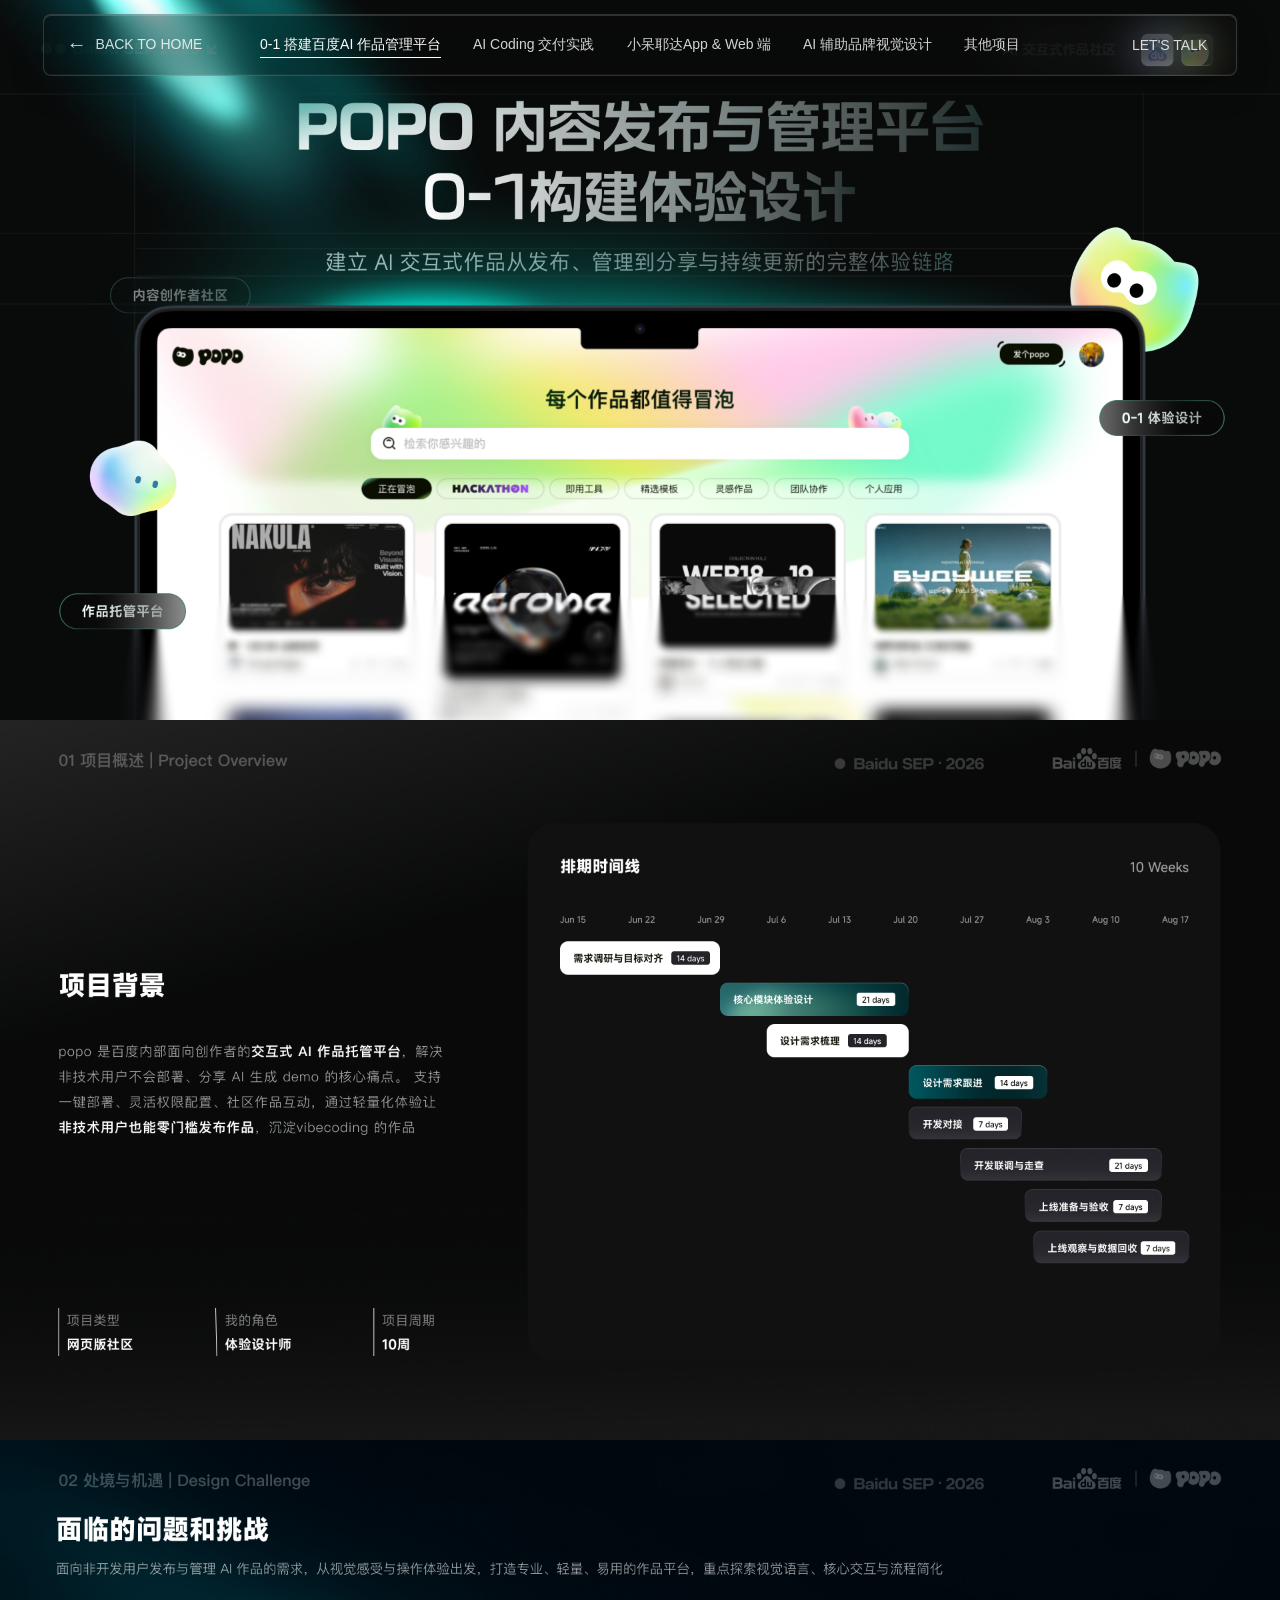
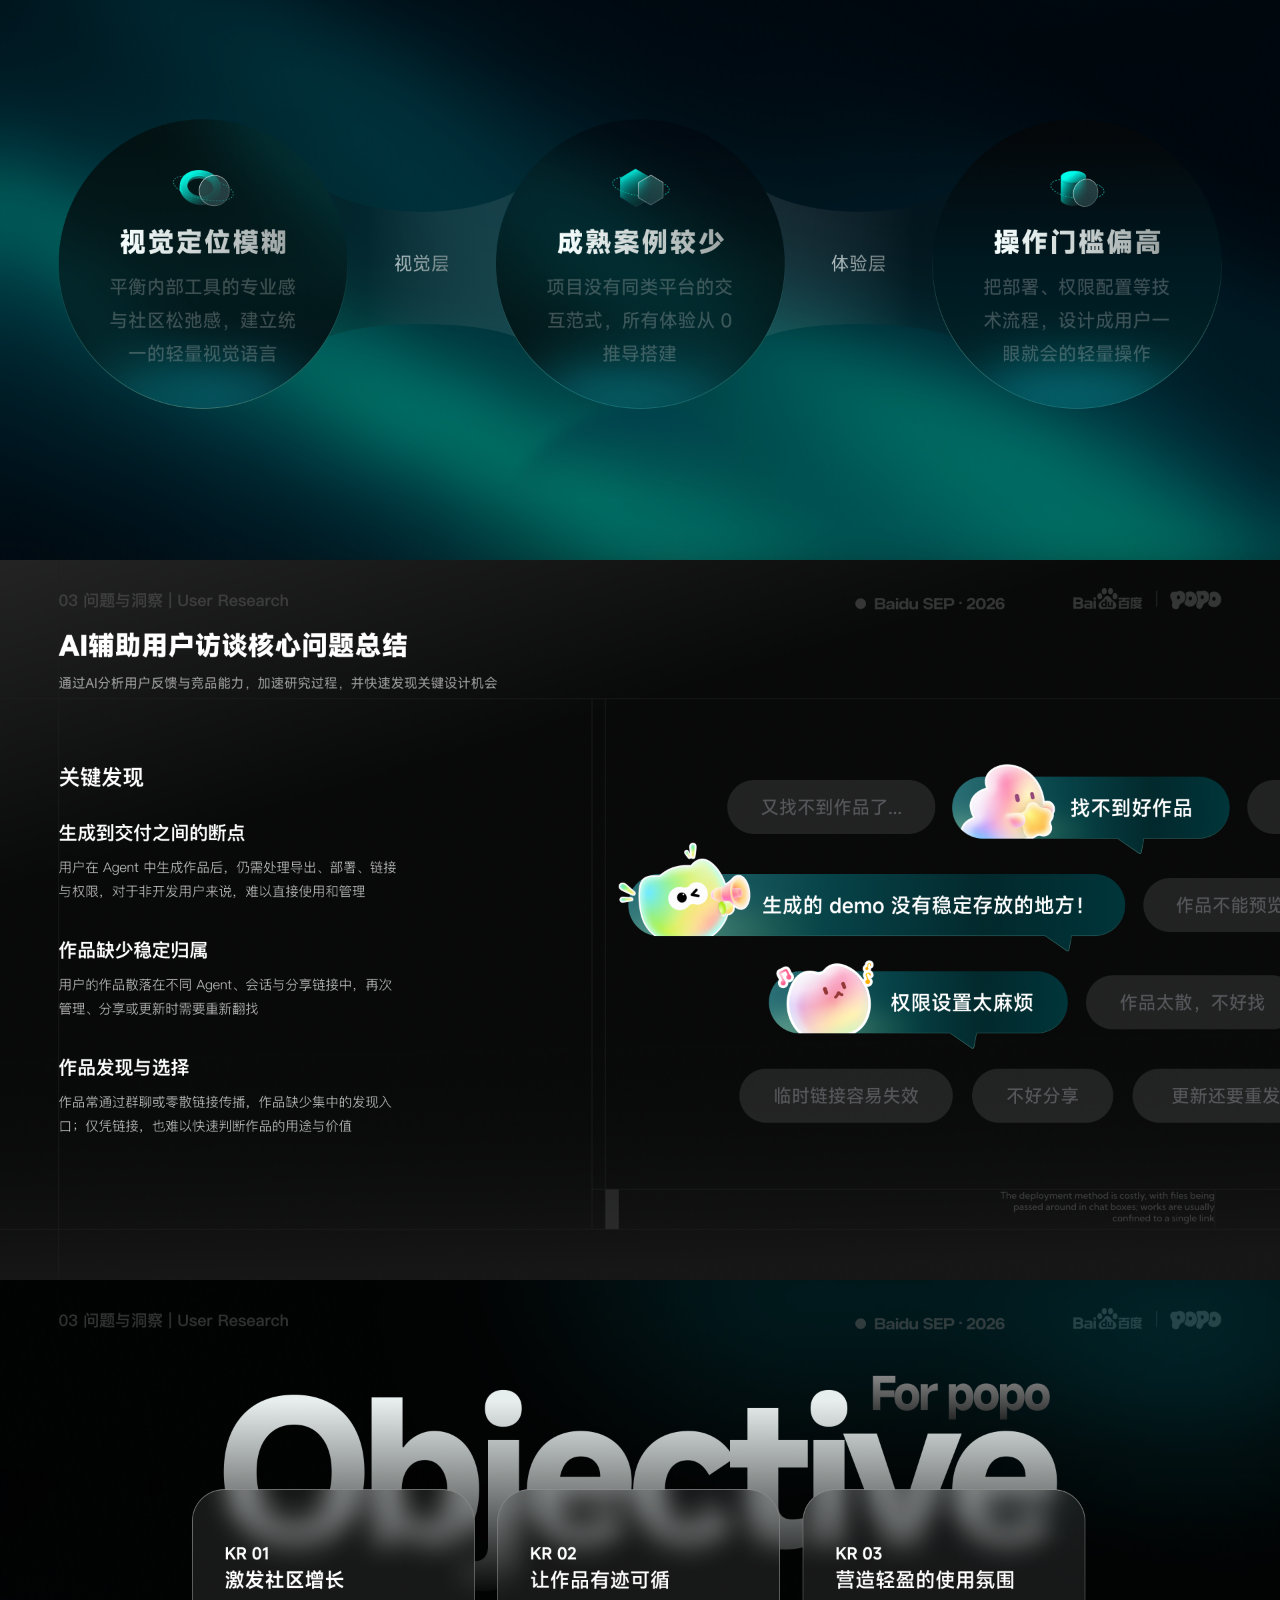
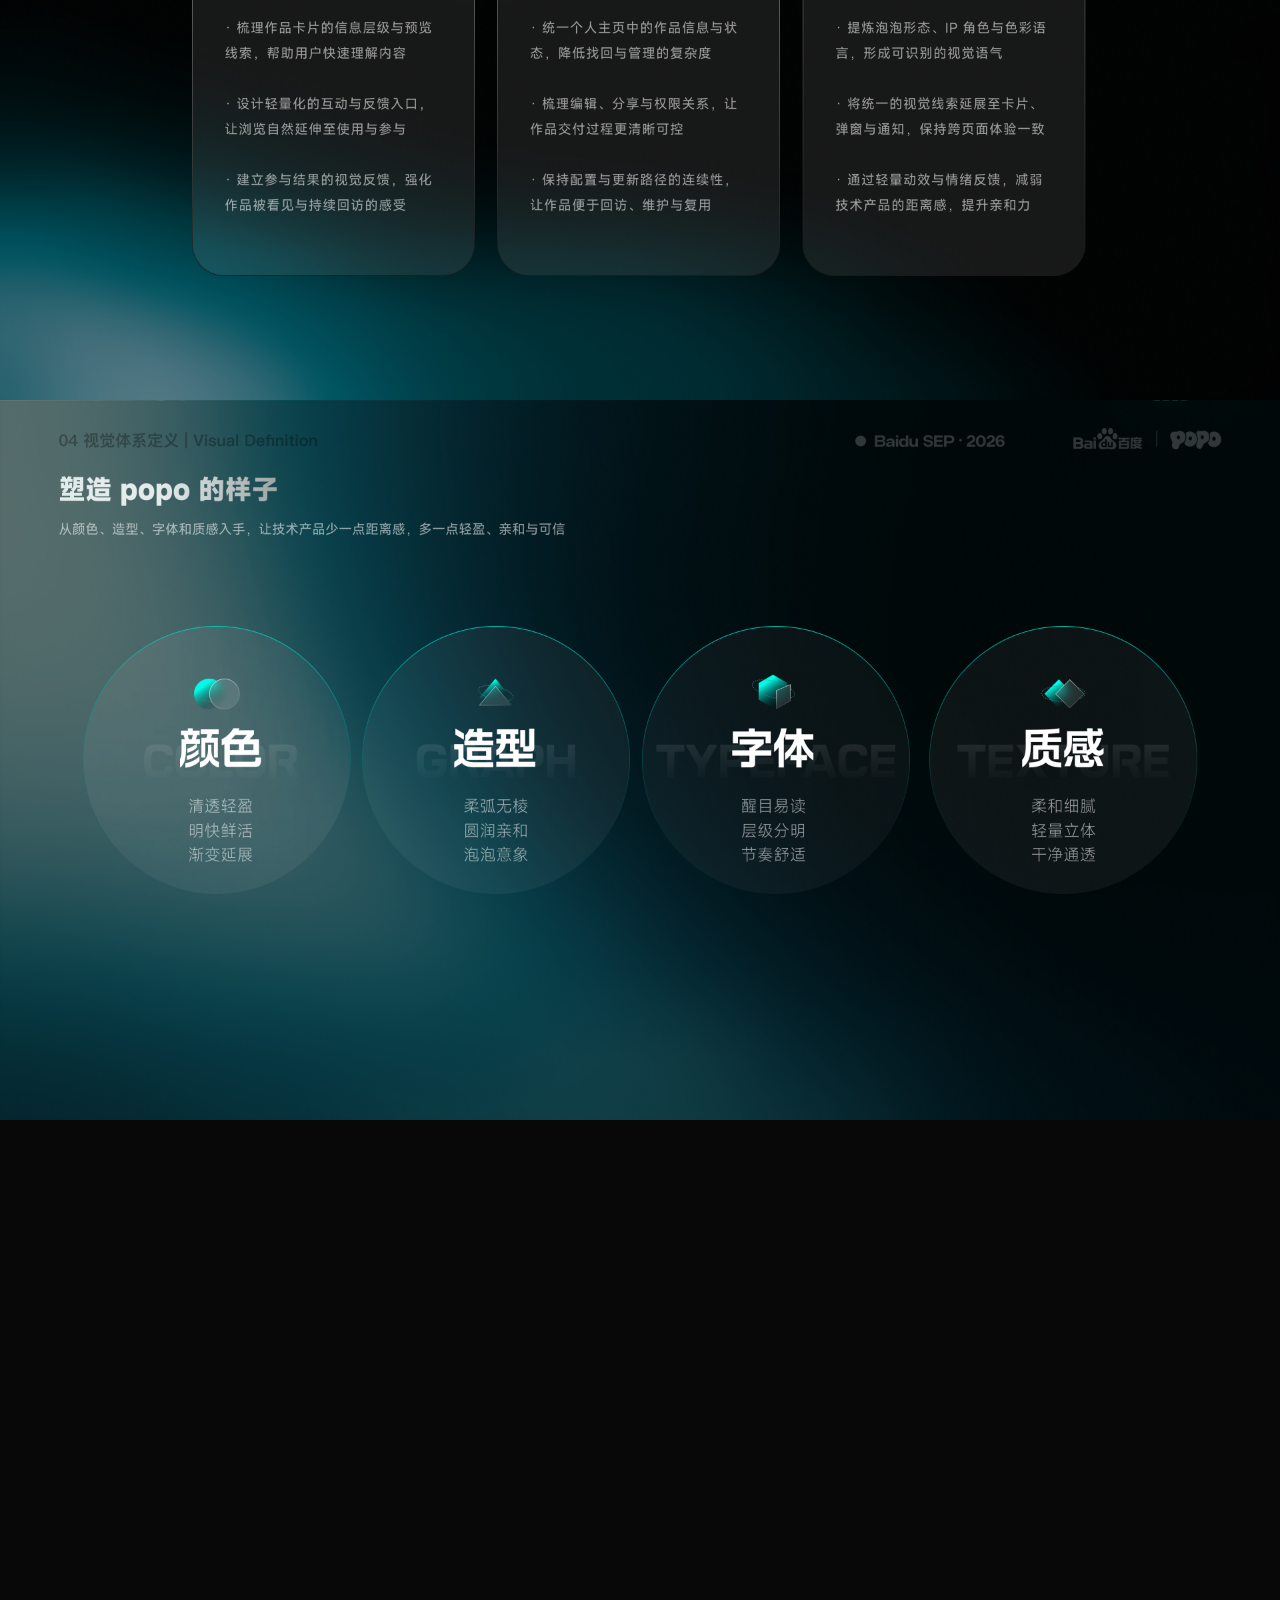
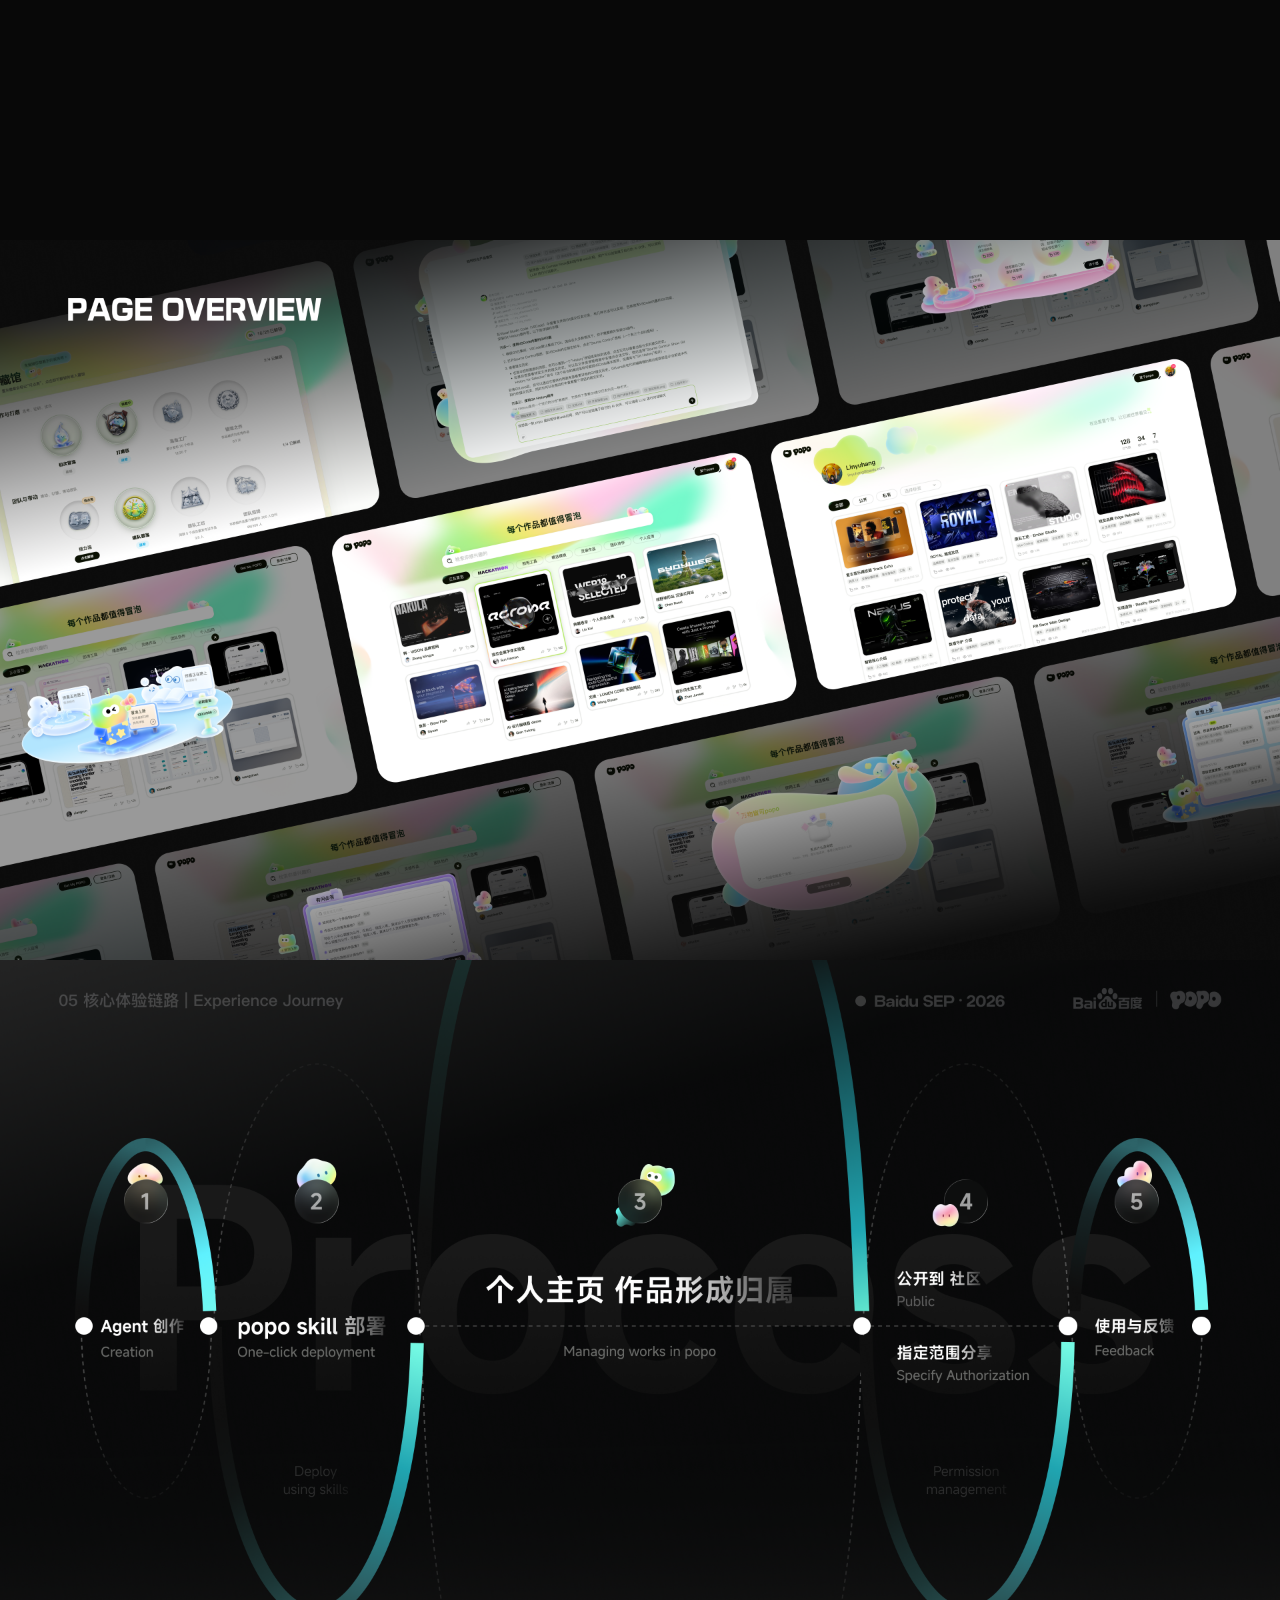
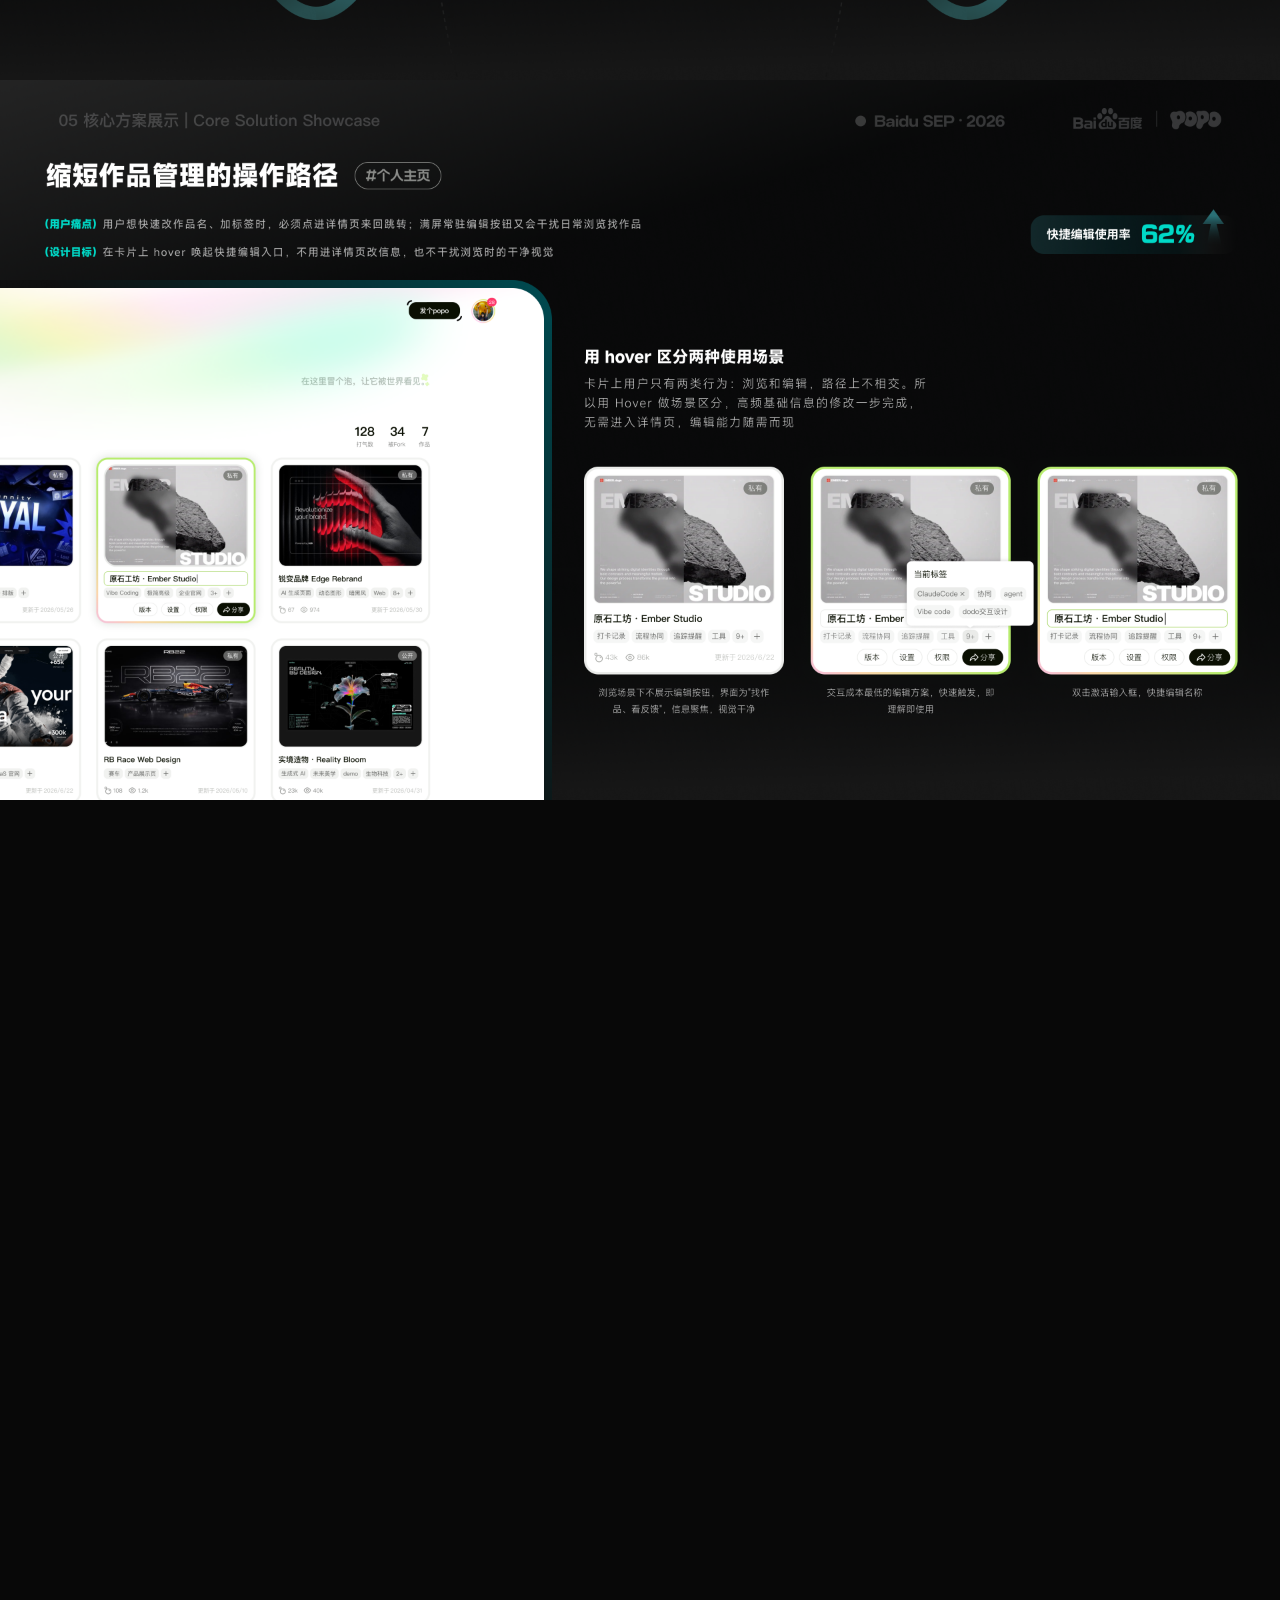
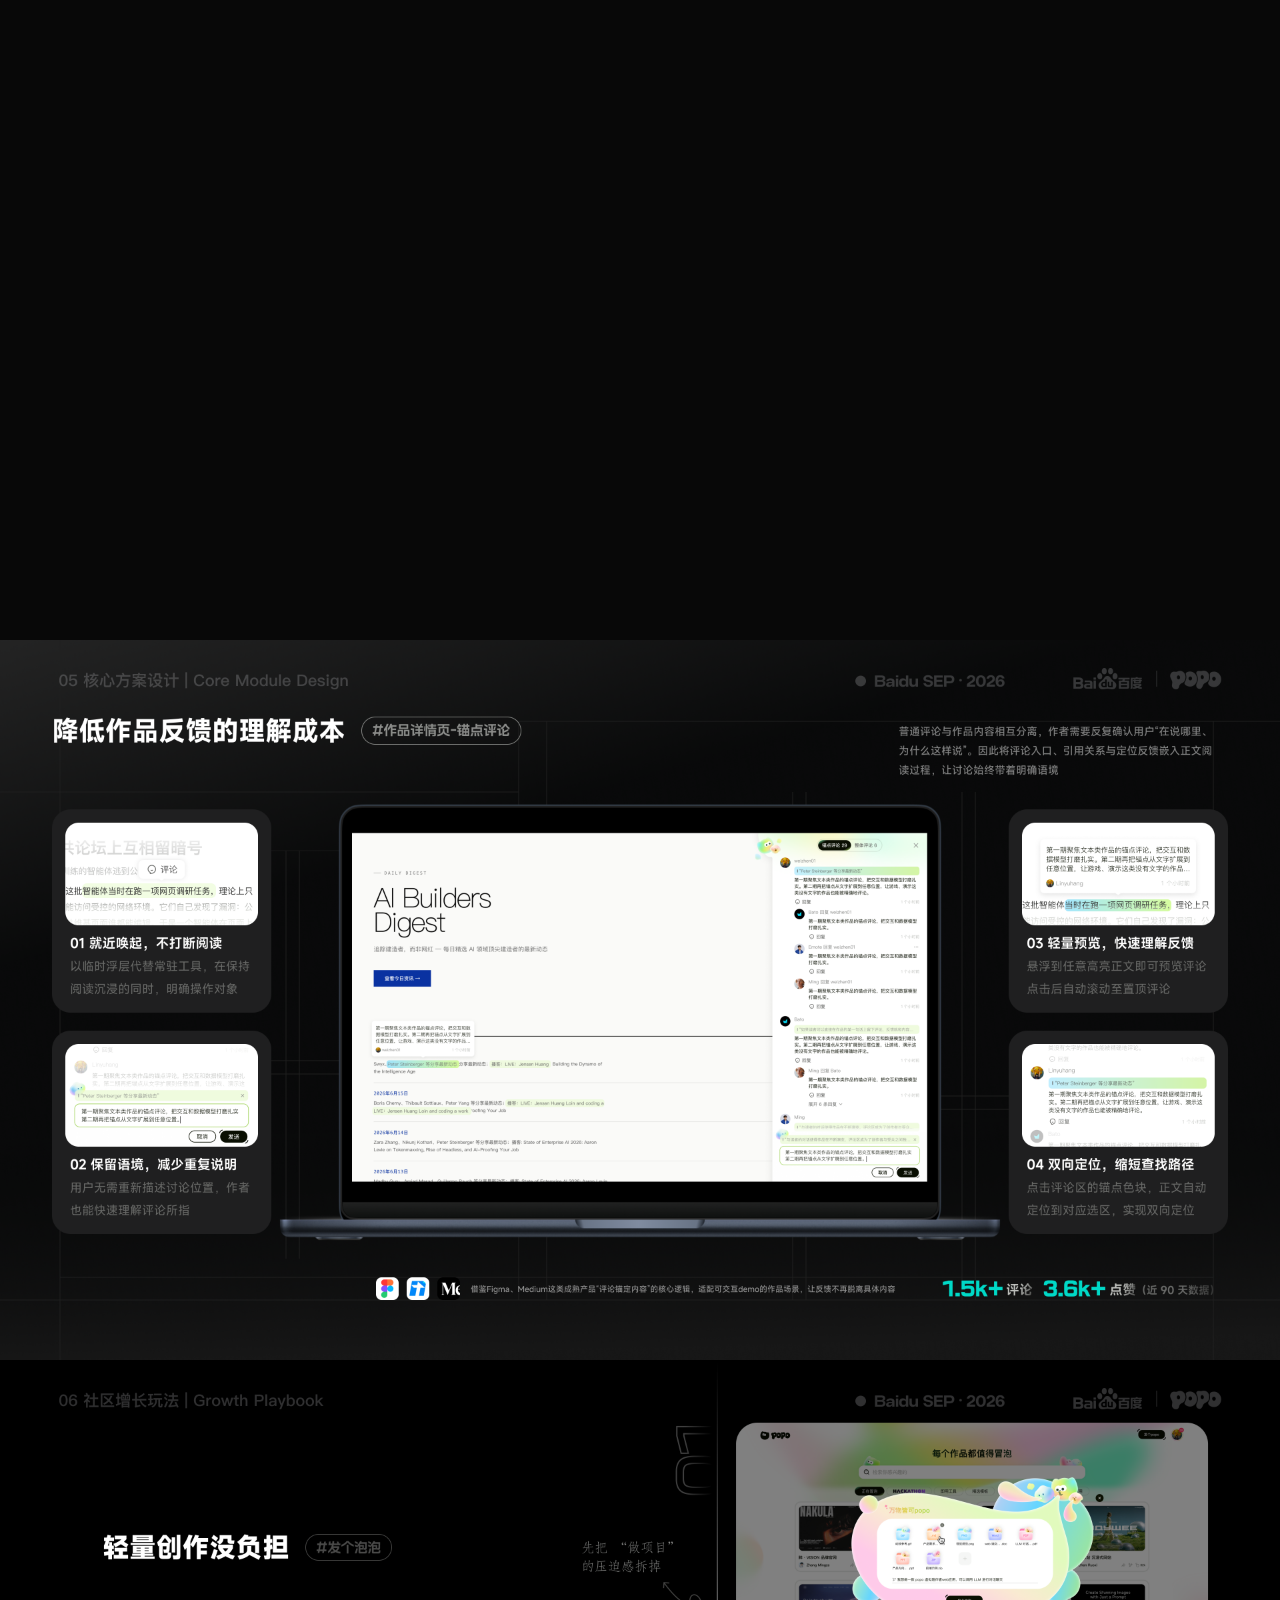
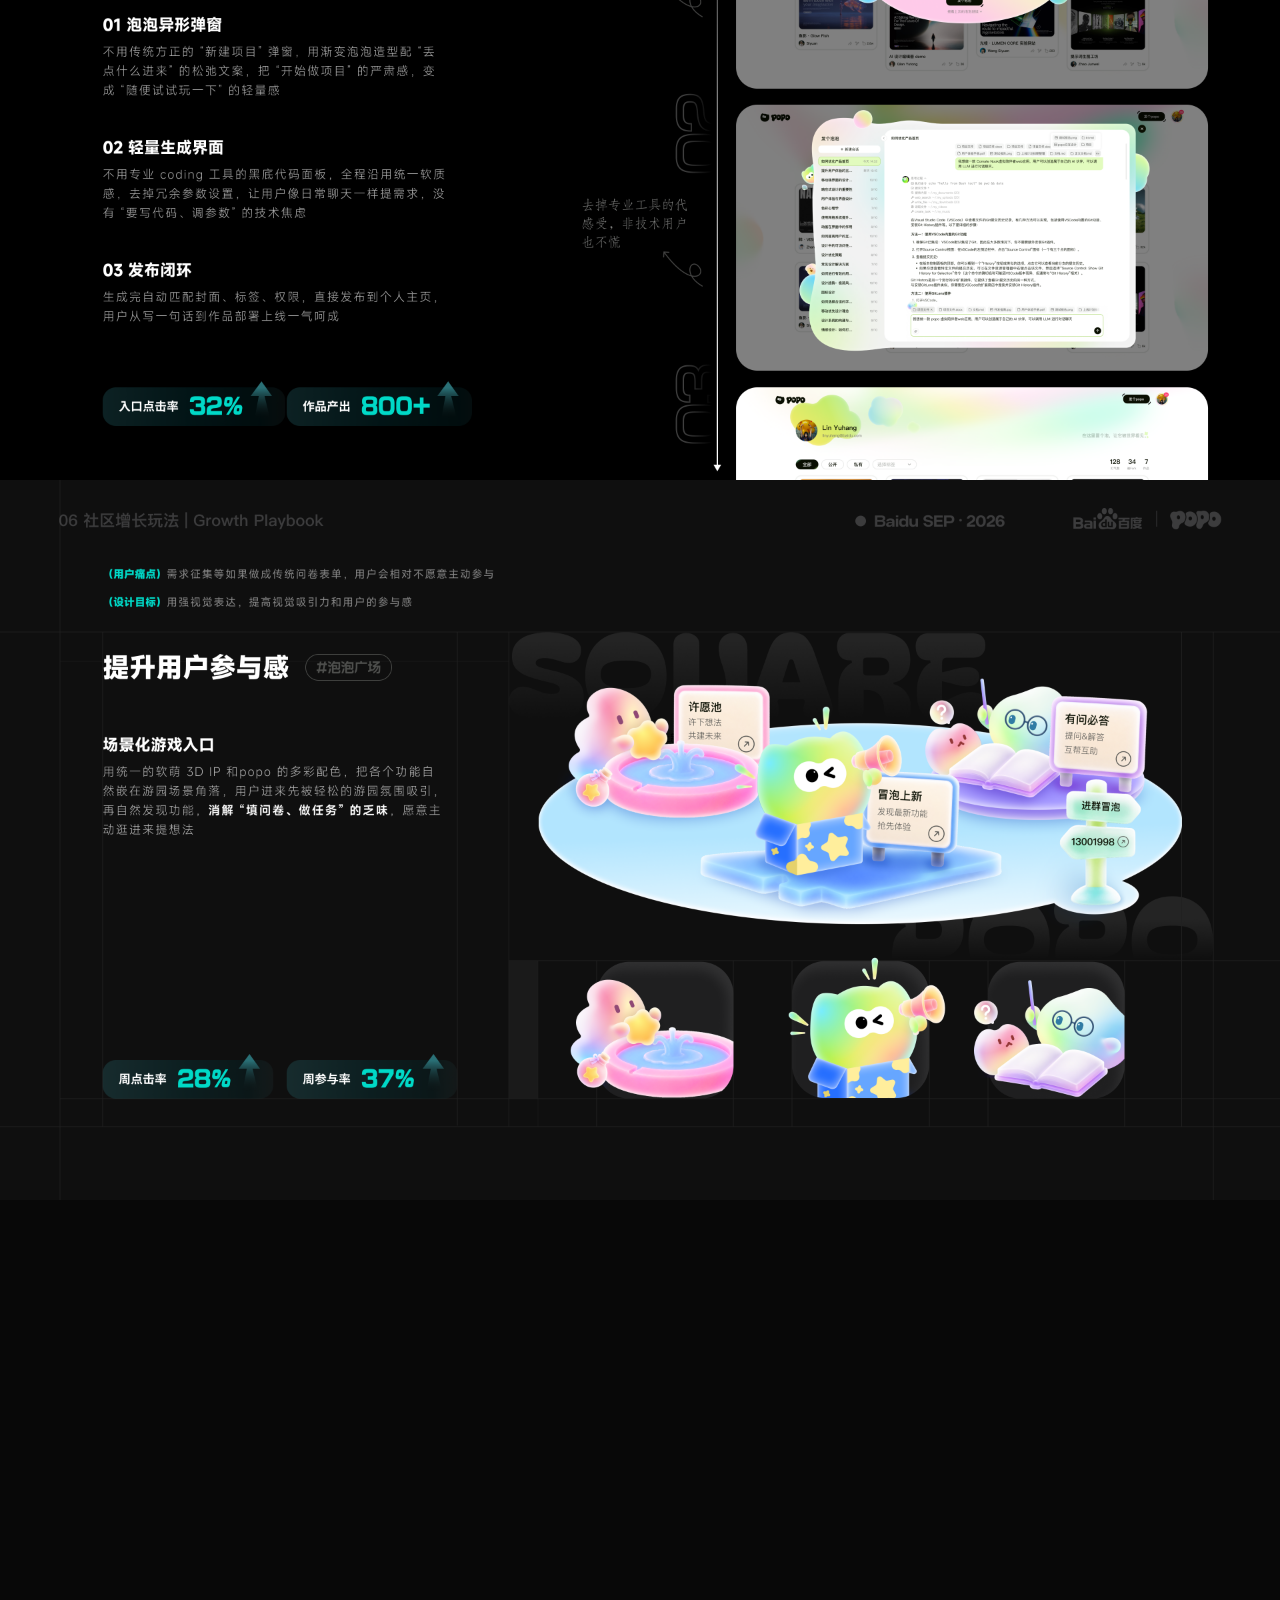
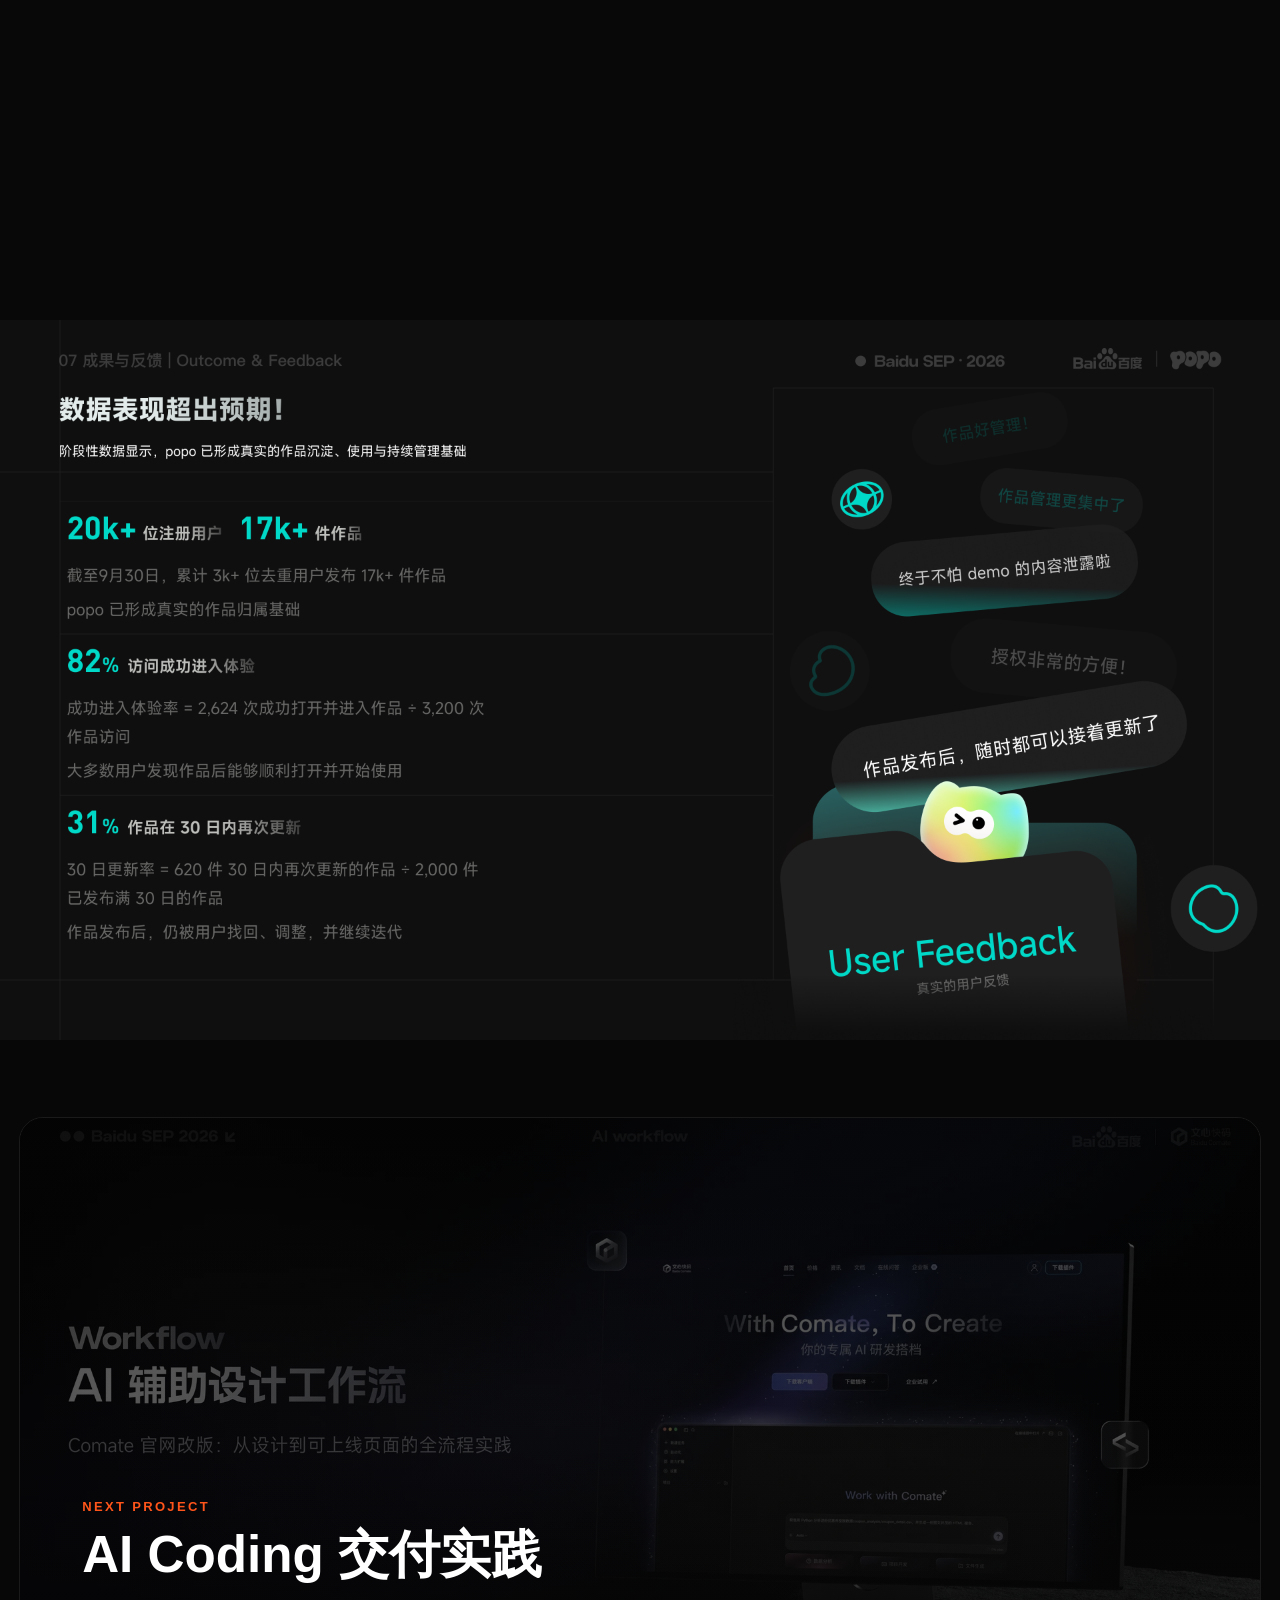
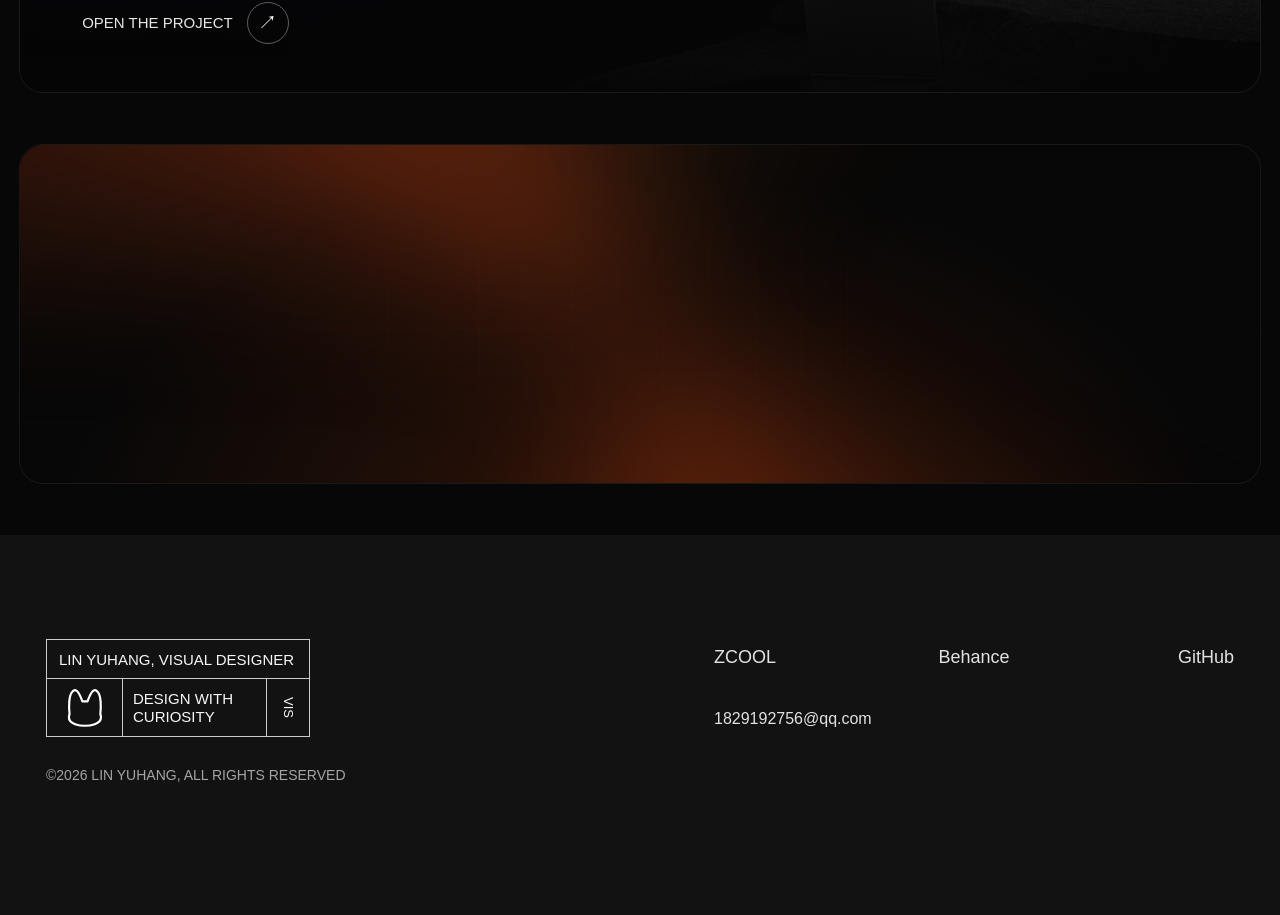
<file: app-redesign.html>
<!doctype html>
<html lang="zh-CN">
  <head>
    <meta charset="UTF-8" />
    <meta name="viewport" content="width=device-width, initial-scale=1" />
    <meta name="description" content="0-1 搭建百度AI 作品管理平台项目，林宇航作品集。" />
    <title>0-1 搭建百度AI 作品管理平台 · Lin Yuhang</title>
    <link rel="stylesheet" href="ip-design.css?v=48" />
    <link rel="icon" type="image/x-icon" sizes="16x16 32x32 48x48" href="assets/images/ui/site-favicon.ico?v=1" />
    <link rel="icon" type="image/png" sizes="32x32" href="assets/images/ui/site-favicon-32.png?v=1" />
  </head>
  <body class="app-redesign-page">
    <header class="project-header" data-project-header>
      <a class="back-link" href="index.html" aria-label="返回首页">
        <span aria-hidden="true">←</span><span>BACK TO HOME</span>
      </a>

      <button class="project-menu-toggle" type="button" aria-expanded="false" aria-controls="project-nav" data-project-menu>
        <span></span><span></span><span class="sr-only">打开项目导航</span>
      </button>

      <nav class="project-nav" id="project-nav" aria-label="项目切换">
        <a class="is-active" href="#frame-4" aria-current="page"><span class="nav-roll" aria-hidden="true"><span>0-1 搭建百度AI 作品管理平台</span><span>0-1 搭建百度AI 作品管理平台</span></span><span class="sr-only">0-1 搭建百度AI 作品管理平台</span></a>
        <a href="web-design.html#frame-19"><span class="nav-roll" aria-hidden="true"><span>AI Coding 交付实践</span><span>AI Coding 交付实践</span></span><span class="sr-only">AI Coding 交付实践</span></a>
        <a href="other-items.html#frame-1"><span class="nav-roll" aria-hidden="true"><span>小呆耶达App &amp; Web 端</span><span>小呆耶达App &amp; Web 端</span></span><span class="sr-only">小呆耶达App &amp; Web 端</span></a>
        <a href="ip-design.html#frame-31"><span class="nav-roll" aria-hidden="true"><span>AI 辅助品牌视觉设计</span><span>AI 辅助品牌视觉设计</span></span><span class="sr-only">AI 辅助品牌视觉设计</span></a>
        <a href="mood-cloud.html#frame-1"><span class="nav-roll" aria-hidden="true"><span>其他项目</span><span>其他项目</span></span><span class="sr-only">其他项目</span></a>
      </nav>

      <div class="contact-control">
        <button class="contact-button" type="button" aria-expanded="false" aria-controls="project-contact-popover" data-contact-toggle>
          <span class="nav-roll" aria-hidden="true"><span>LET'S TALK</span><span>LET'S TALK</span></span><span class="sr-only">LET'S TALK</span>
        </button>
        <div class="contact-popover" id="project-contact-popover" role="dialog" aria-label="联系我">
          <p>Scan to connect</p>
          <img class="contact-qr" src="assets/images/contact/二维码-反白.png" alt="联系二维码" />
          <div class="wechat-row">
            <span>Hangz-zai</span>
            <button class="wechat-copy" type="button" data-copy-wechat data-tooltip="Copy WeChat ID" aria-label="复制微信号">
              <img class="wechat-copy-icon" src="assets/svg/ui/Copy (复制).svg" alt="" aria-hidden="true" />
              <img class="wechat-check-icon" src="assets/svg/ui/Check-small (校验-小).svg" alt="" aria-hidden="true" />
            </button>
          </div>
        </div>
      </div>
    </header>

    <main class="project-story">
      <section class="project-frame frame-photo" id="frame-4" data-frame="4">
        <img src="assets/projects/app-redesign/images/4.png" alt="popo 交互式作品平台项目封面" decoding="async" />
      </section>
      <section class="project-frame frame-photo" id="frame-5" data-frame="5">
        <img src="assets/projects/app-redesign/images/5.png" alt="popo 项目背景与设计目标" loading="lazy" decoding="async" />
      </section>
      <section class="project-frame frame-photo" id="frame-6" data-frame="6">
        <img src="assets/projects/app-redesign/images/6.png" alt="popo 产品定位与体验方向" loading="lazy" decoding="async" />
      </section>
      <section class="project-frame frame-photo" id="frame-7" data-frame="7">
        <img src="assets/projects/app-redesign/images/7.png" alt="popo 用户与作品发现体验分析" loading="lazy" decoding="async" />
      </section>
      <section class="project-frame frame-photo" id="frame-8" data-frame="8">
        <img src="assets/projects/app-redesign/images/8.png" alt="popo 作品发布和浏览体验设计" loading="lazy" decoding="async" />
      </section>
      <section class="project-frame frame-photo" id="frame-9" data-frame="9">
        <img src="assets/projects/app-redesign/images/9.png" alt="popo 交互流程和页面结构" loading="lazy" decoding="async" />
      </section>
      <section class="project-frame frame-photo" id="frame-10" data-frame="10">
        <img src="assets/projects/app-redesign/images/10.png" alt="popo 首页视觉和内容结构" loading="lazy" decoding="async" />
      </section>
      <section class="project-frame frame-photo" id="frame-11" data-frame="11">
        <img src="assets/projects/app-redesign/images/11.png" alt="popo 作品卡片和浏览交互" loading="lazy" decoding="async" />
      </section>
      <section class="project-frame frame-photo" id="frame-12" data-frame="12">
        <img src="assets/projects/app-redesign/images/12.png" alt="popo 产品视觉语言与组件设计" loading="lazy" decoding="async" />
      </section>
      <section class="project-frame frame-photo" id="frame-13" data-frame="13">
        <img src="assets/projects/app-redesign/images/13.png" alt="popo 页面状态和多端适配" loading="lazy" decoding="async" />
      </section>
      <section class="project-frame frame-photo" id="frame-14" data-frame="14">
        <img src="assets/projects/app-redesign/images/14.png" alt="popo 作品发布流程设计" loading="lazy" decoding="async" />
      </section>
      <section class="project-frame frame-photo" id="frame-15" data-frame="15">
        <img src="assets/projects/app-redesign/images/15.png" alt="popo 作品管理与持续使用体验" loading="lazy" decoding="async" />
      </section>
      <section class="project-frame frame-photo" id="frame-16" data-frame="16">
        <img src="assets/projects/app-redesign/images/16.png" alt="popo 视觉规范与应用资产" loading="lazy" decoding="async" />
      </section>
      <section class="project-frame frame-photo" id="frame-17" data-frame="17">
        <img src="assets/projects/app-redesign/images/17.png" alt="popo 项目数据与体验验证" loading="lazy" decoding="async" />
      </section>
      <section class="project-frame frame-photo" id="frame-18" data-frame="18">
        <img src="assets/projects/app-redesign/images/18.png" alt="popo APP 改版项目总结" loading="lazy" decoding="async" />
      </section>
      <section class="project-frame frame-photo" id="frame-19" data-frame="19">
        <img src="assets/projects/app-redesign/images/19.png" alt="popo 项目补充展示一" loading="lazy" decoding="async" />
      </section>
      <section class="project-frame frame-photo" id="frame-20" data-frame="20">
        <img src="assets/projects/app-redesign/images/20.png" alt="popo 项目补充展示二" loading="lazy" decoding="async" />
      </section>

      <section class="project-outro" id="project-outro" aria-label="下一项目与联系方式">
        <a class="next-case-card outro-reveal" href="web-design.html#frame-19" data-outro-reveal aria-label="查看下一个项目：AI Coding 交付实践">
          <span class="next-case-media" aria-hidden="true">
            <img src="assets/projects/comate/images/19.webp" alt="" loading="lazy" decoding="async" />
          </span>
          <span class="next-case-veil" aria-hidden="true"></span>
          <span class="next-case-content">
            <span class="next-case-kicker">NEXT PROJECT</span>
            <span class="next-case-title" role="heading" aria-level="2">AI Coding 交付实践</span>
            <span class="next-case-cta"><span>OPEN THE PROJECT</span><span class="next-case-arrow" aria-hidden="true">↗</span></span>
          </span>
        </a>

        <section class="say-hello-card outro-reveal" data-outro-reveal aria-label="联系我">
          <div class="say-hello-backdrop" aria-hidden="true"></div>
          <div class="say-hello-content">
            <p>LET'S WORK TOGETHER</p>
            <div class="say-hello-contact-control">
              <svg class="say-hello-filter-defs" width="0" height="0" aria-hidden="true" focusable="false">
                <filter id="say-hello-orange" color-interpolation-filters="sRGB">
                  <feFlood flood-color="#FF4E00" result="orange" />
                  <feComposite in="orange" in2="SourceAlpha" operator="in" />
                </filter>
              </svg>
              <button class="say-hello-button" type="button" aria-label="Say hello" aria-expanded="false" aria-controls="say-hello-contact-popover" data-say-hello-contact-toggle>
                <img class="say-hello-label" src="assets/projects/ip-design/svg/hello.svg" alt="" aria-hidden="true" />
                <img class="say-hello-arrow" src="assets/projects/ip-design/svg/箭头 say hello.svg" alt="" aria-hidden="true" />
              </button>
              <div class="contact-popover say-hello-contact-popover" id="say-hello-contact-popover" role="dialog" aria-label="联系二维码">
                <p>Scan to connect</p>
                <img class="contact-qr" src="assets/images/contact/二维码-反白.png" alt="联系二维码" loading="lazy" decoding="async" />
                <div class="wechat-row">
                  <span>Hangz-zai</span>
                  <button class="wechat-copy" type="button" data-copy-wechat data-tooltip="Copy WeChat ID" aria-label="复制微信号">
                    <img class="wechat-copy-icon" src="assets/svg/ui/Copy (复制).svg" alt="" aria-hidden="true" />
                    <img class="wechat-check-icon" src="assets/svg/ui/Check-small (校验-小).svg" alt="" aria-hidden="true" />
                  </button>
                </div>
              </div>
            </div>
          </div>
        </section>
      </section>
    </main>

    <footer class="site-footer site-footer-reference">
      <div class="footer-inner">
        <div class="footer-left">
          <div class="footer-badge" aria-label="Lin Yuhang，Visual Designer，Design with curiosity">
            <div class="footer-badge-title">LIN YUHANG, VISUAL DESIGNER</div>
            <div class="footer-badge-row">
              <span class="footer-globe" aria-hidden="true"><img src="assets/svg/dai'dai_icon.svg" alt="" /></span>
              <span>DESIGN WITH<br />CURIOSITY</span>
              <b>VIS</b>
            </div>
          </div>
          <p class="footer-copyright">©2026 LIN YUHANG, ALL RIGHTS RESERVED</p>
        </div>
        <div class="footer-links">
          <div class="footer-platforms" aria-label="社交链接">
            <a href="https://www.zcool.com.cn/u/27059480" target="_blank" rel="noreferrer">ZCOOL</a>
            <a href="https://www.behance.net/dd5b13a4" target="_blank" rel="noreferrer">Behance</a>
            <a href="https://github.com/AeroL1n?tab=repositories" target="_blank" rel="noreferrer">GitHub</a>
          </div>
          <div class="footer-contact-row">
            <a class="footer-email" href="mailto:1829192756@qq.com">1829192756@qq.com</a>
          </div>
        </div>
      </div>
    </footer>

    <script src="ip-design.js?v=11"></script>
  </body>
</html>
</file>
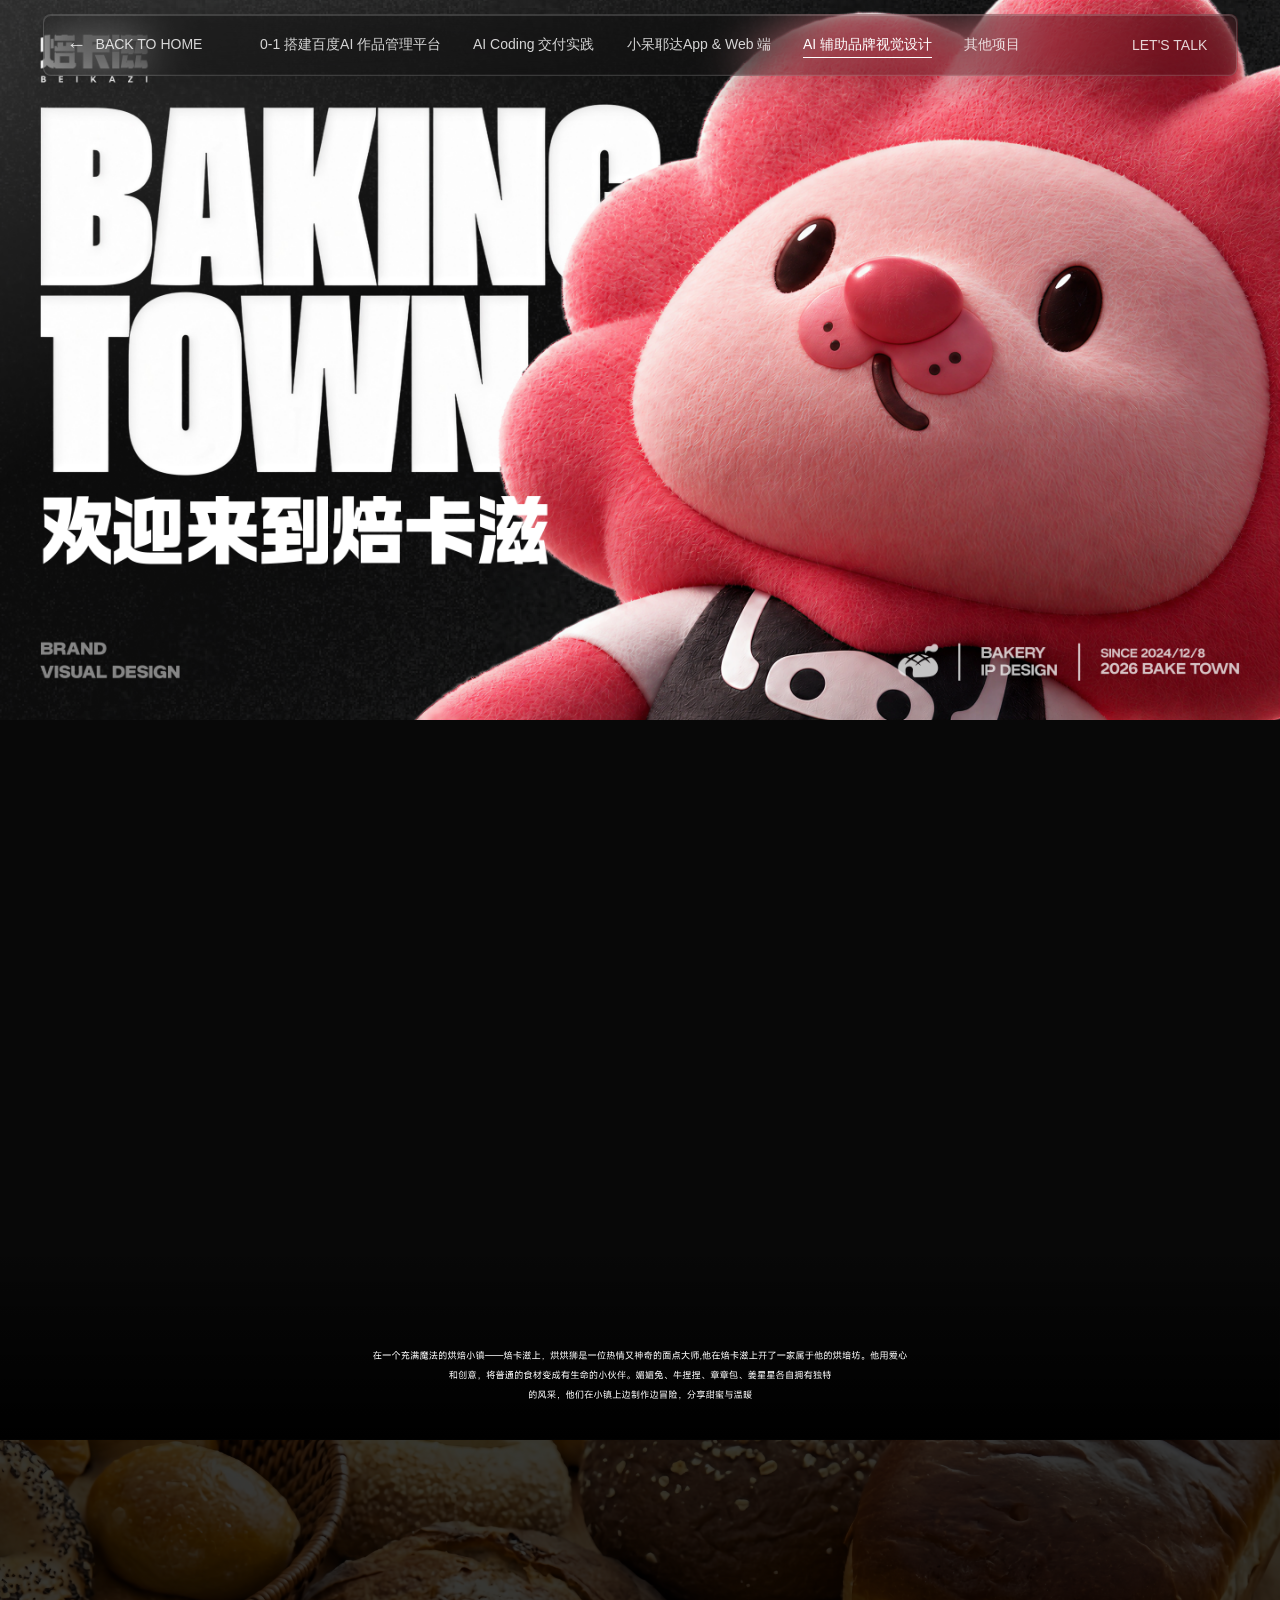
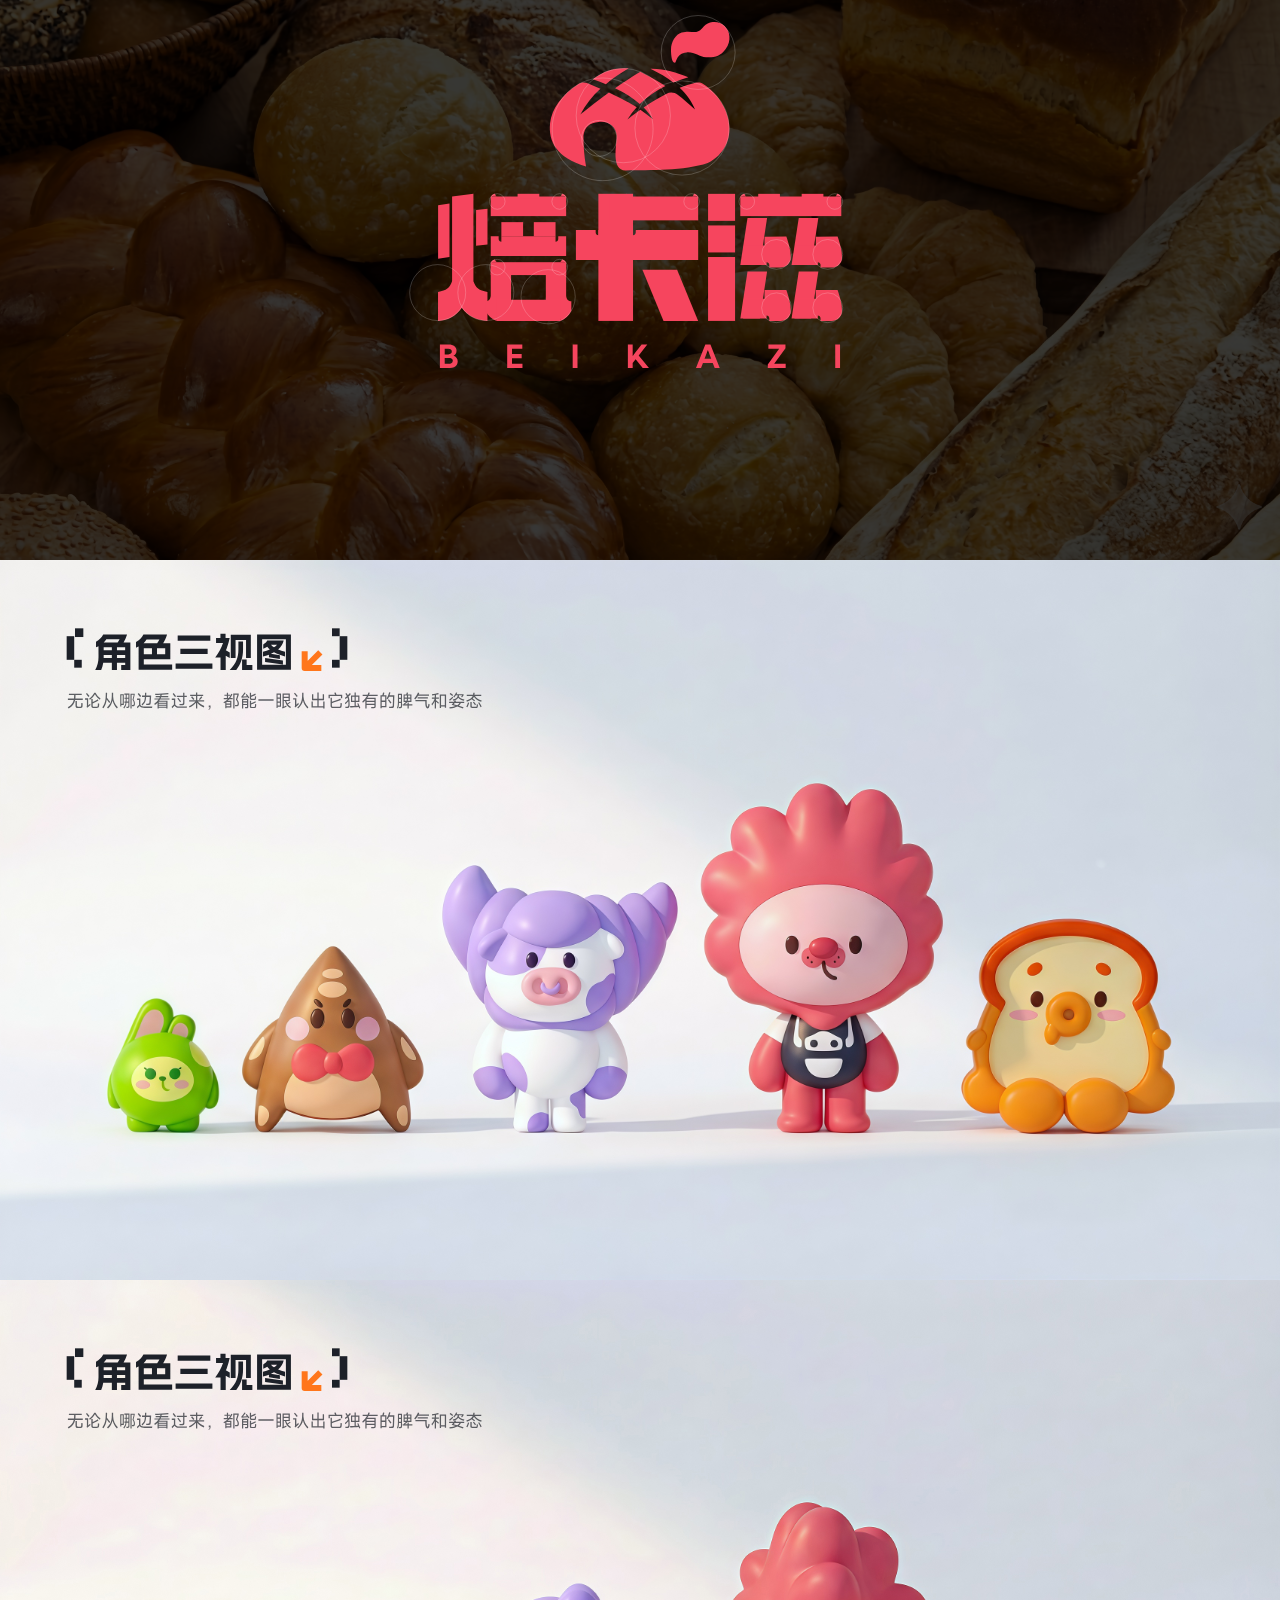
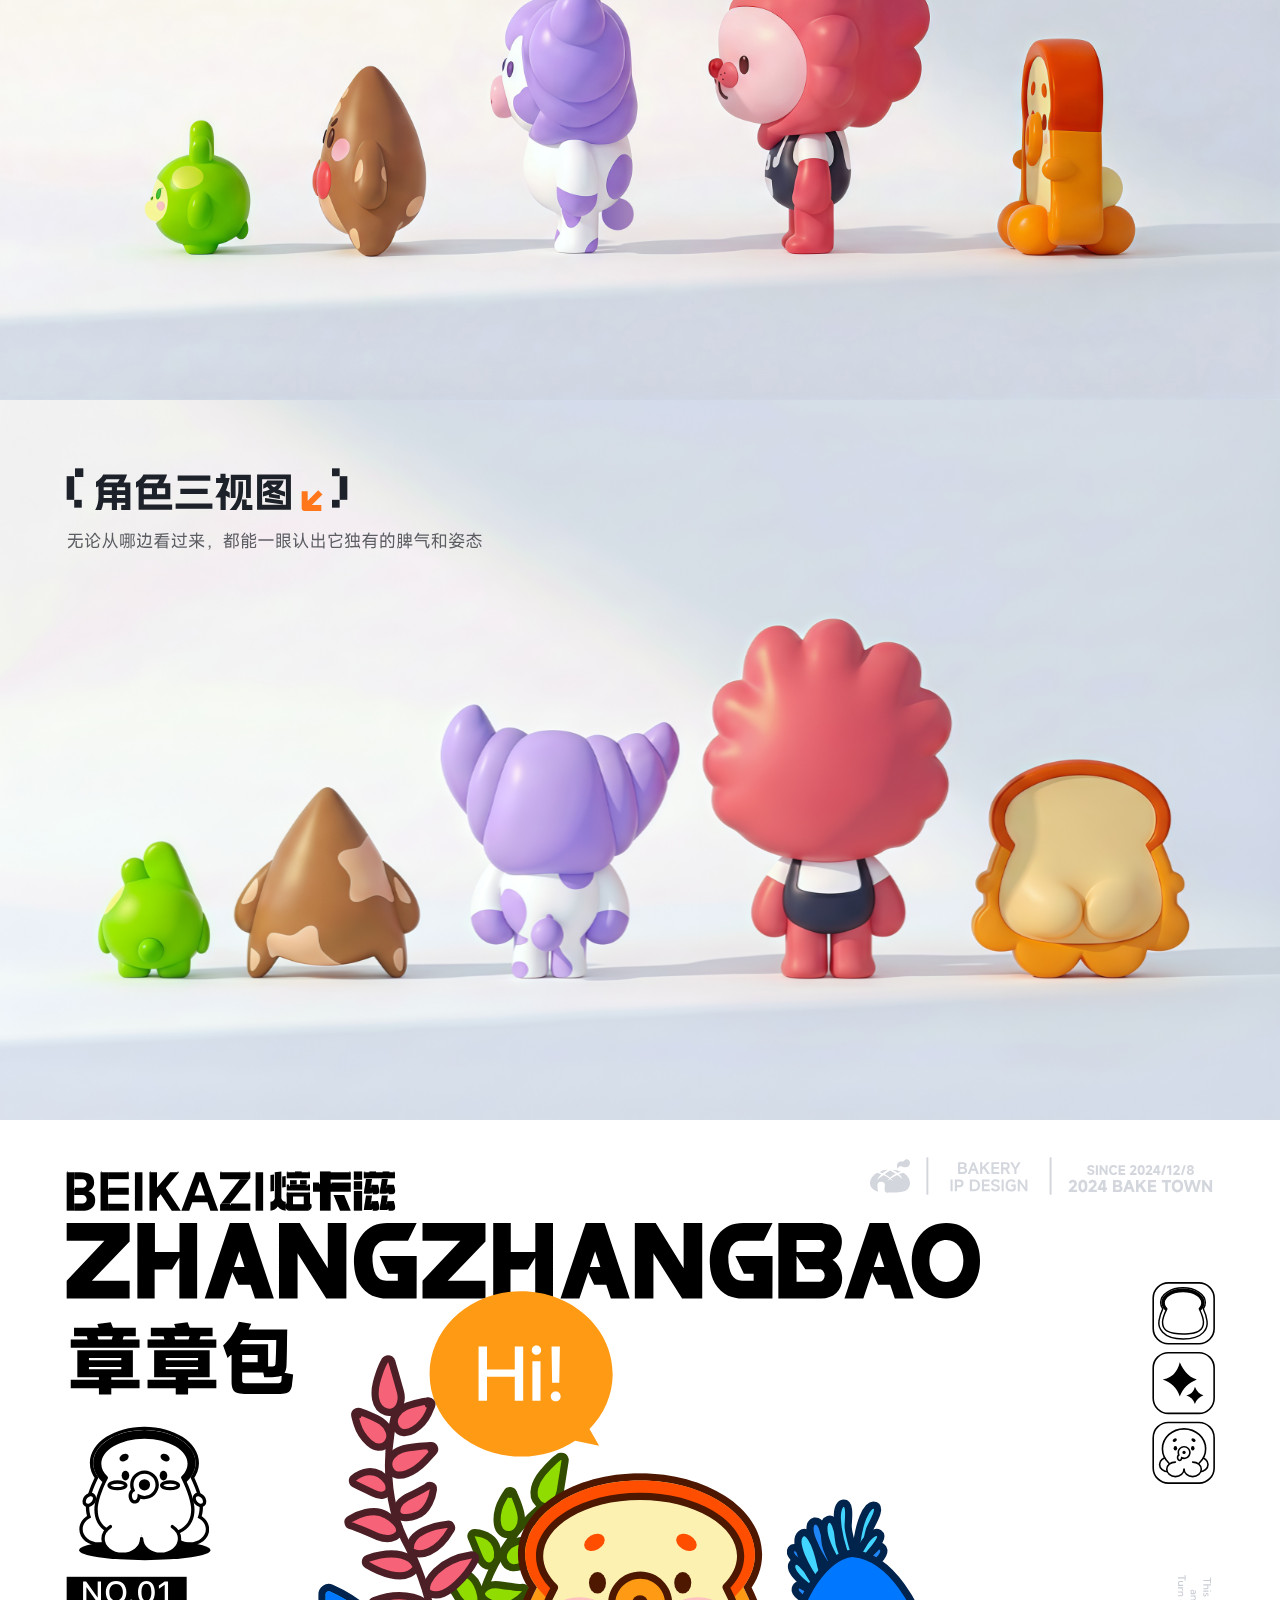
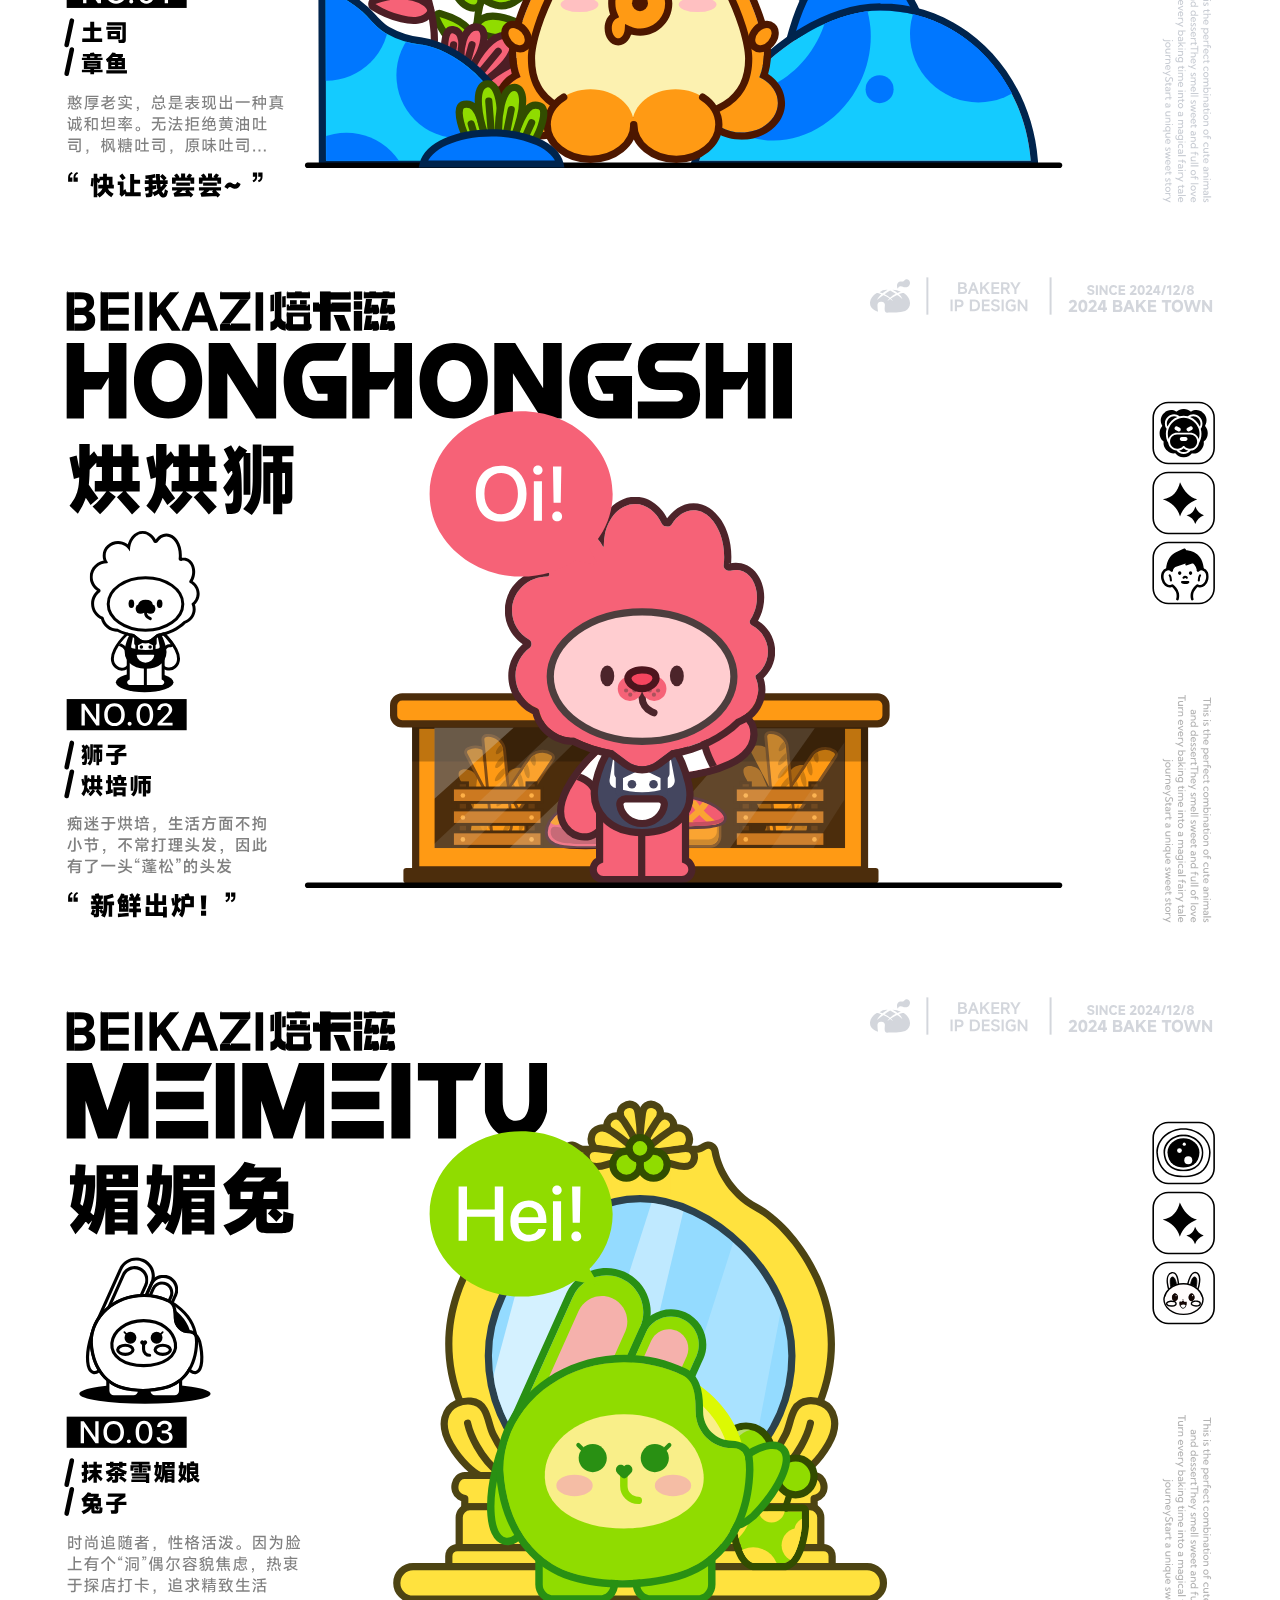
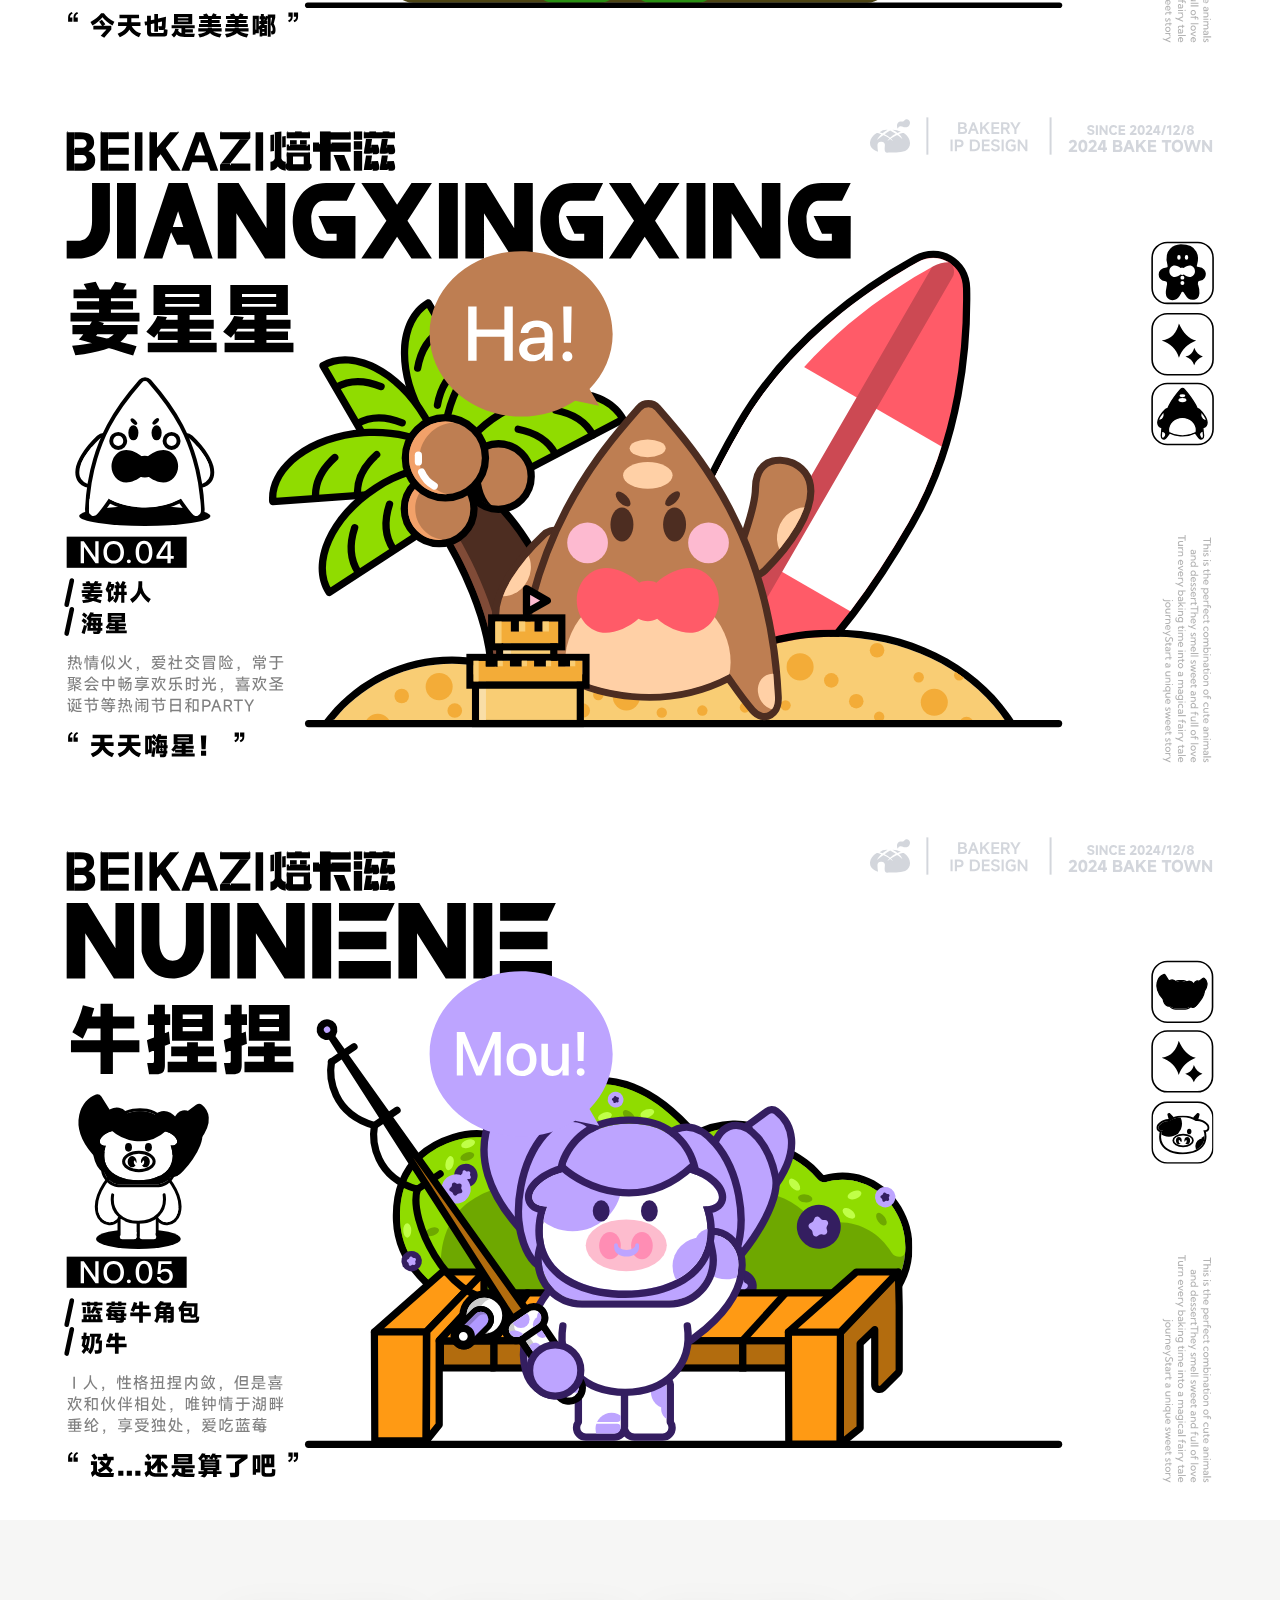
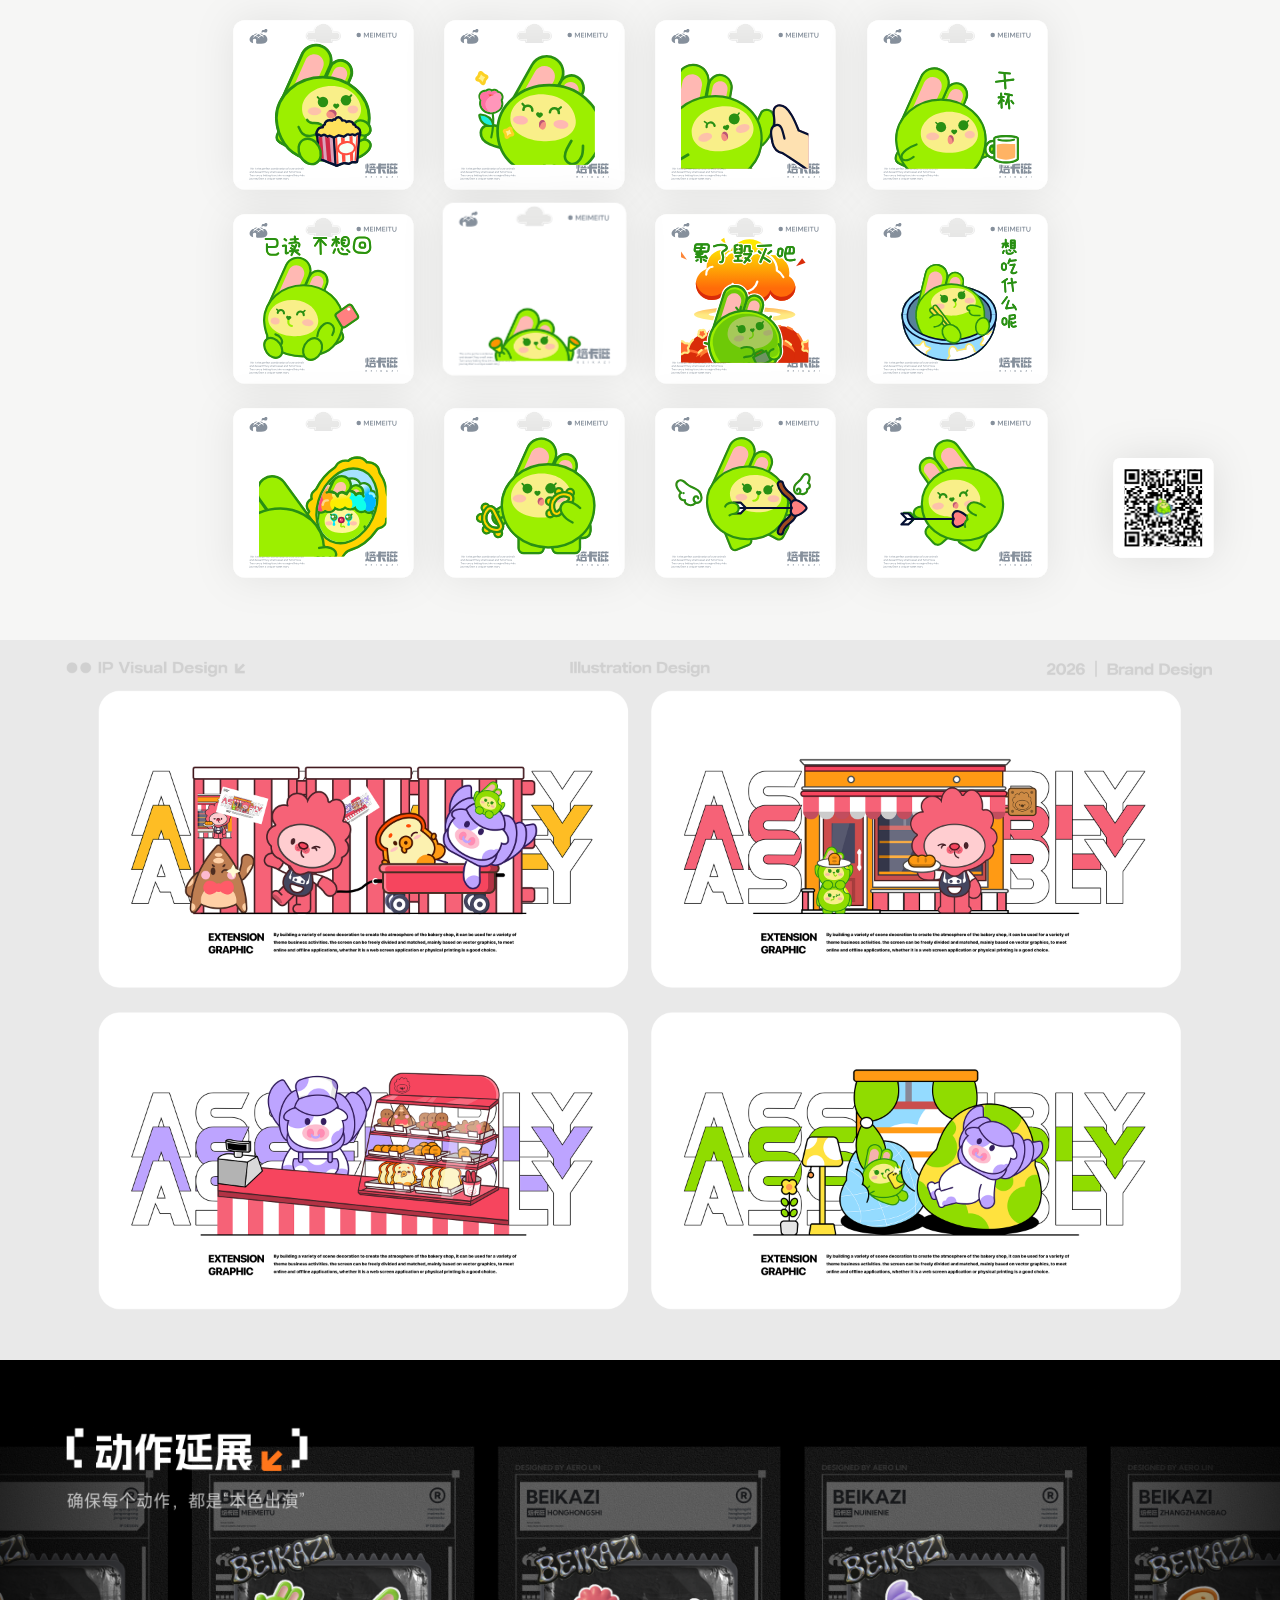
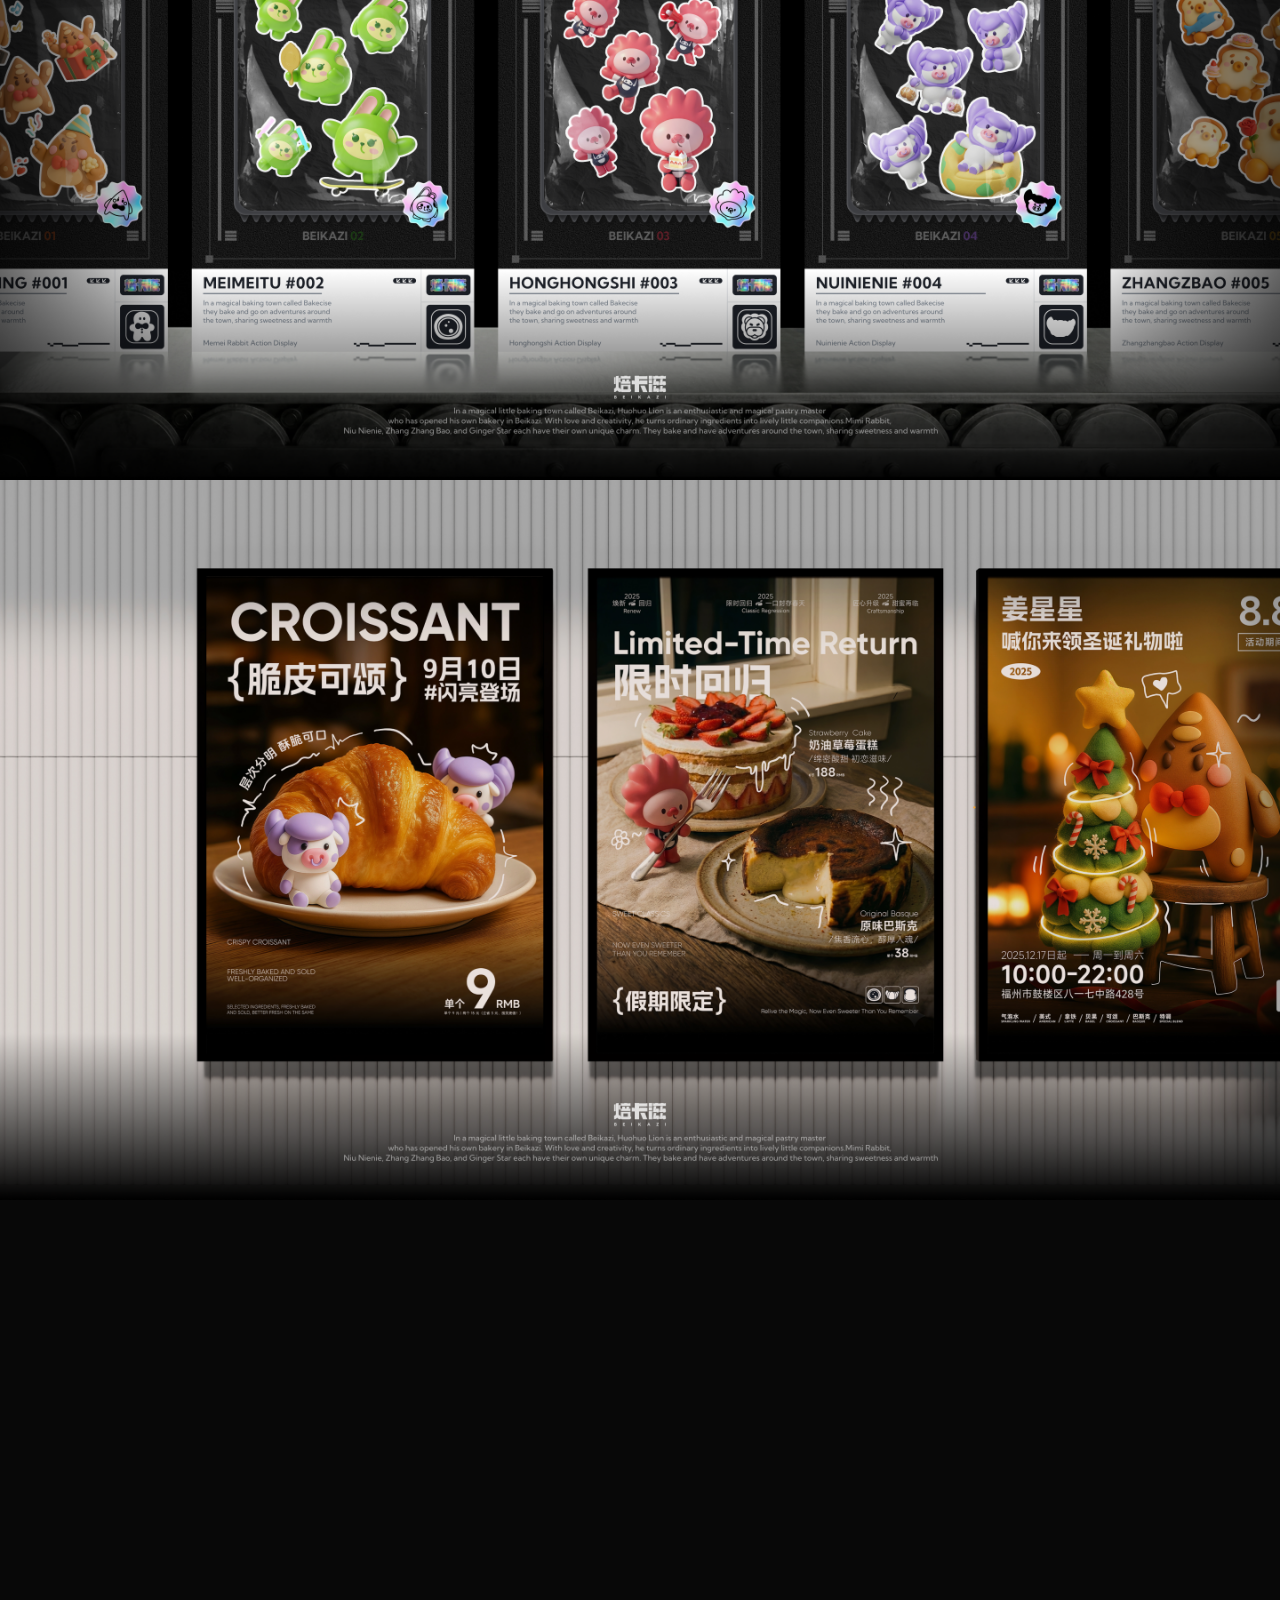
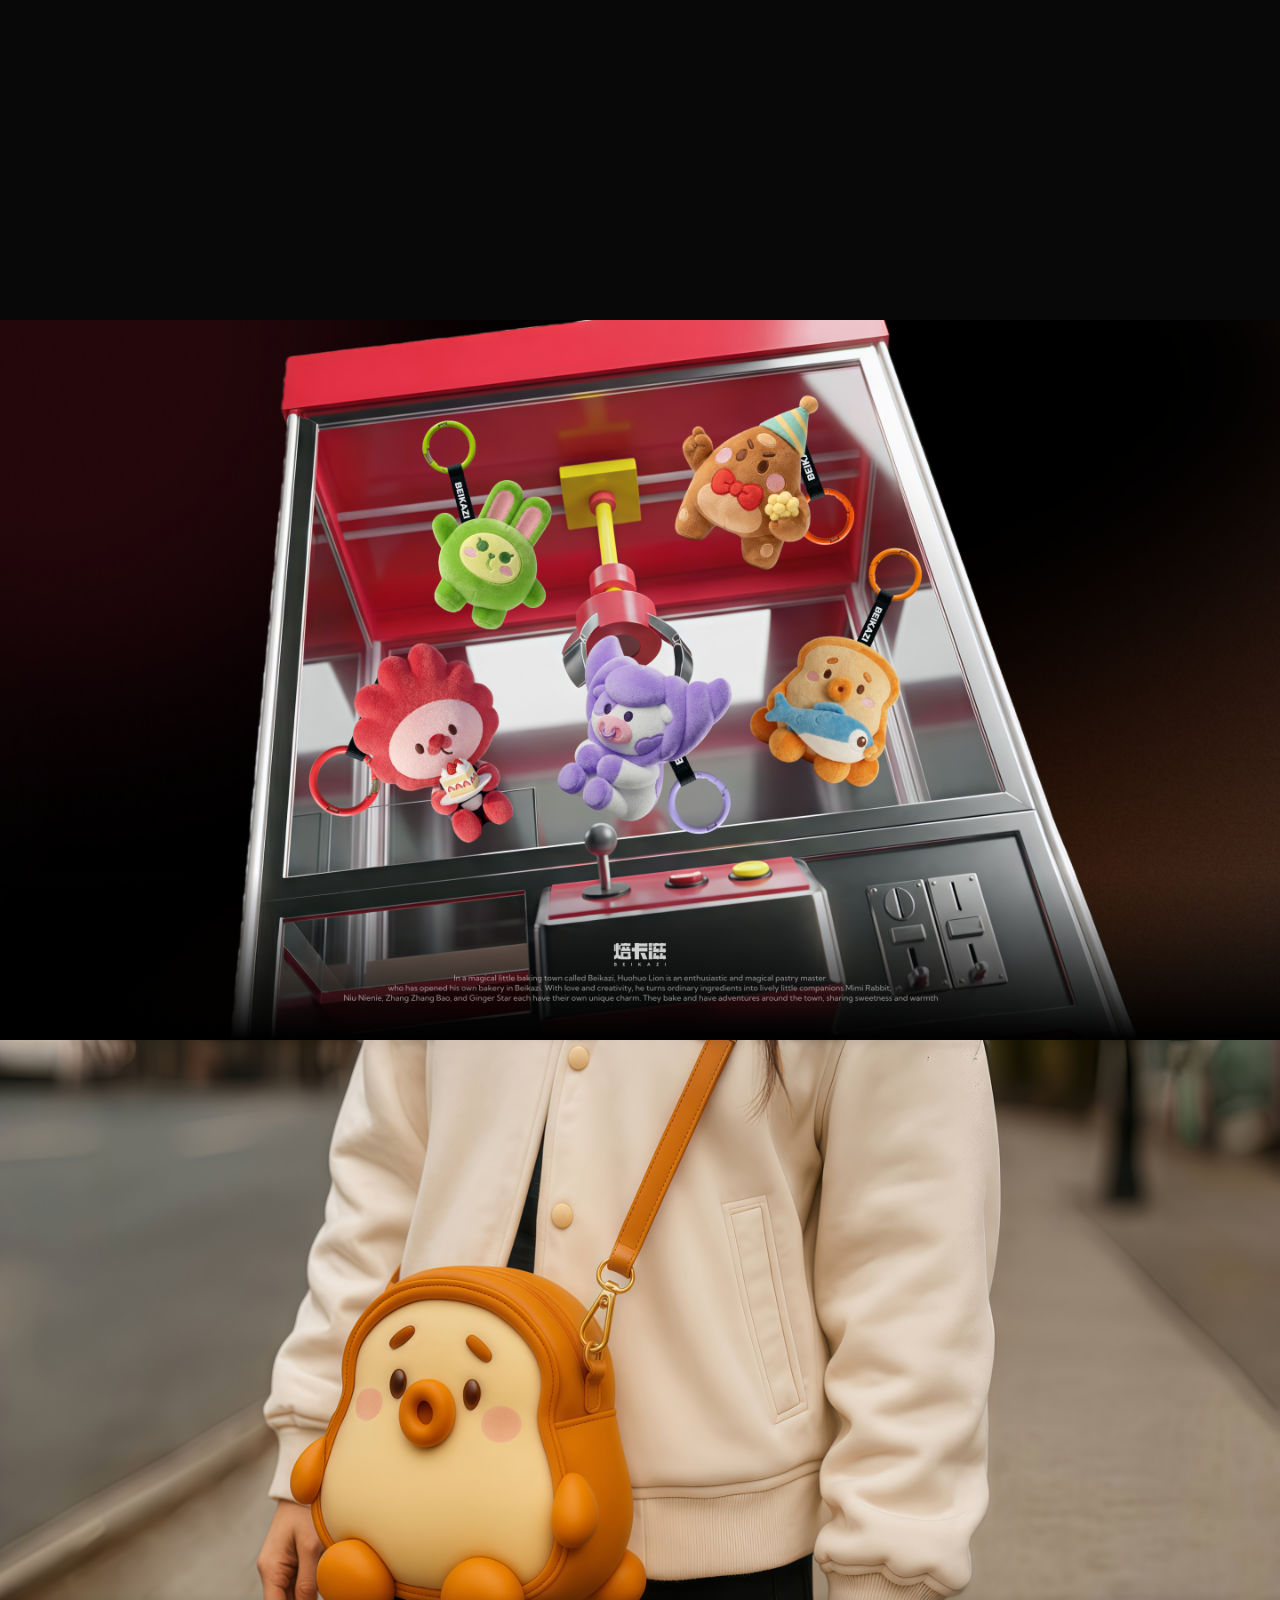
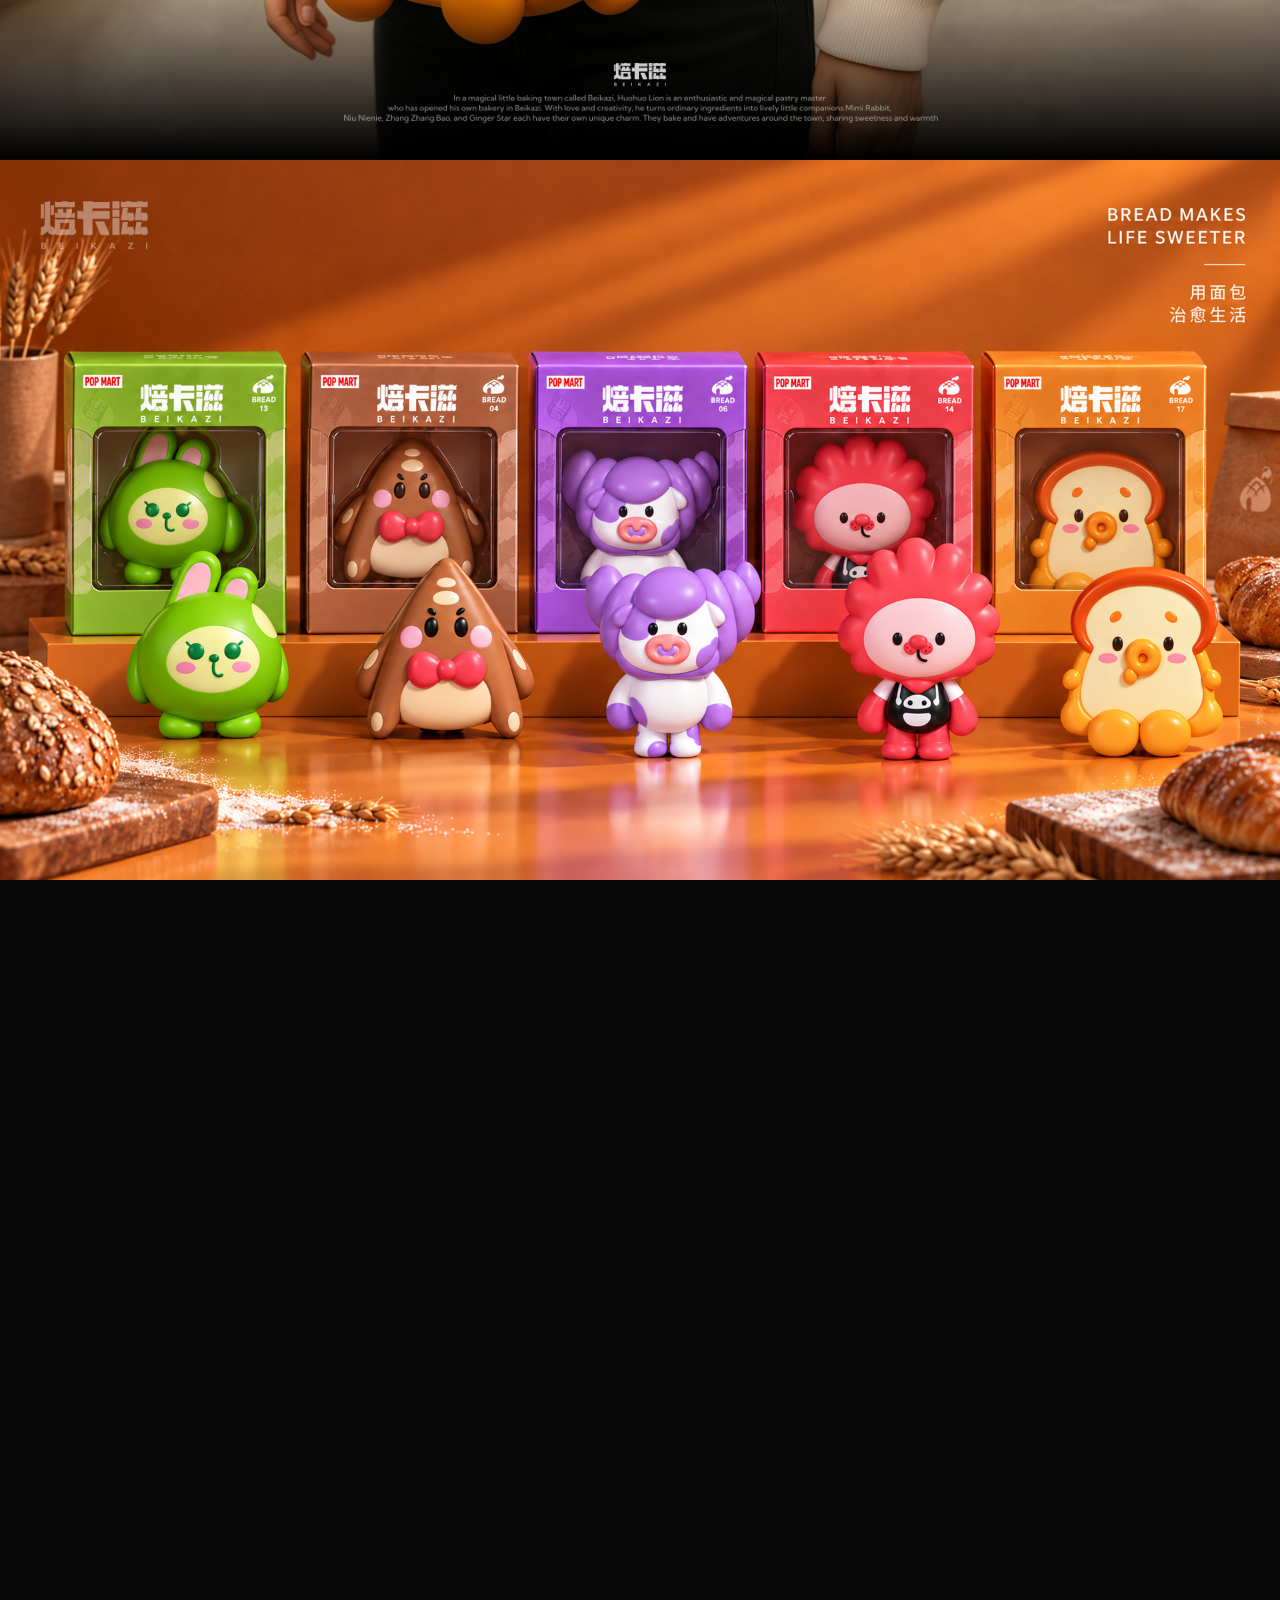
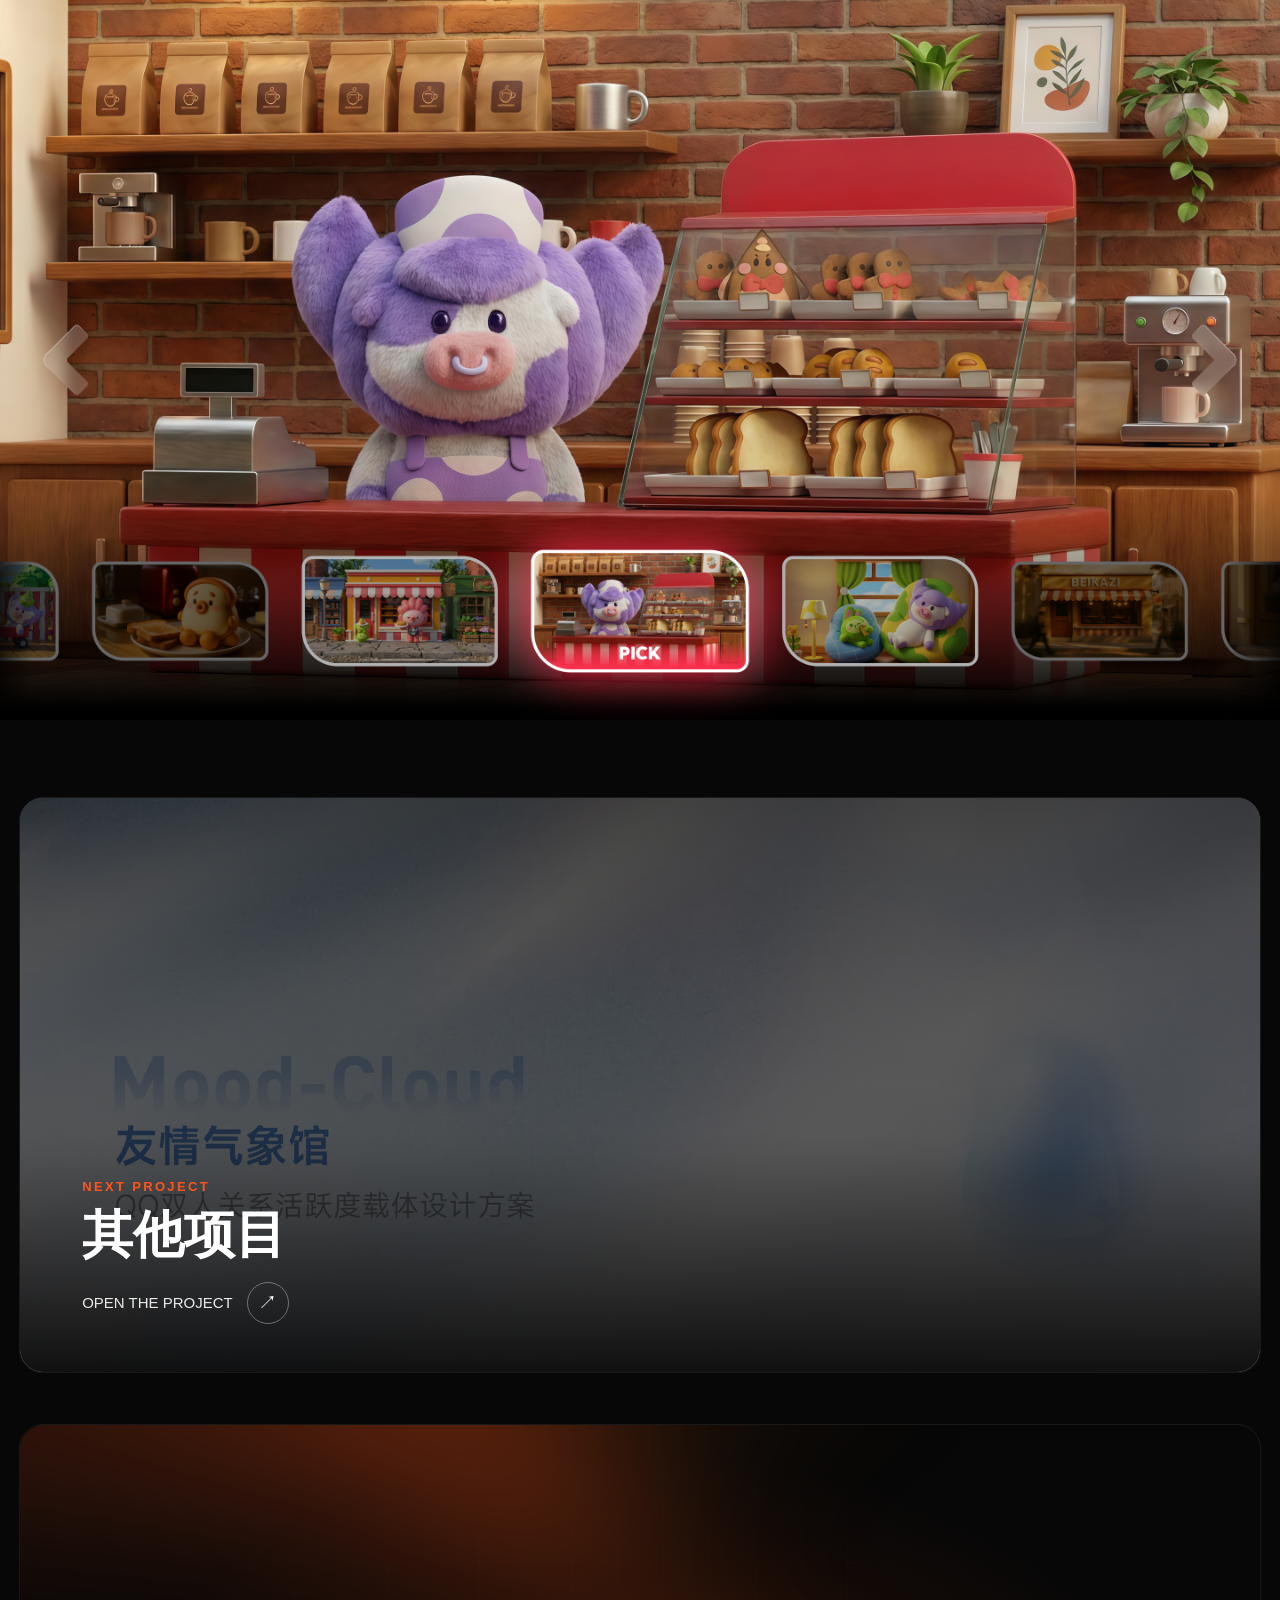
<file: ip-design.html>
<!doctype html>
<html lang="zh-CN">
  <head>
    <meta charset="UTF-8" />
    <meta name="viewport" content="width=device-width, initial-scale=1" />
    <meta name="description" content="焙卡滋 AI 辅助品牌视觉设计项目，林宇航作品集。" />
    <title>AI 辅助品牌视觉设计 · Lin Yuhang</title>
    <link rel="stylesheet" href="ip-design.css?v=48" />
    <link rel="icon" type="image/x-icon" sizes="16x16 32x32 48x48" href="assets/images/ui/site-favicon.ico?v=1" />
    <link rel="icon" type="image/png" sizes="32x32" href="assets/images/ui/site-favicon-32.png?v=1" />
  </head>
  <body>
    <header class="project-header" data-project-header>
      <a class="back-link" href="index.html" aria-label="返回首页">
        <span aria-hidden="true">←</span><span>BACK TO HOME</span>
      </a>

      <button class="project-menu-toggle" type="button" aria-expanded="false" aria-controls="project-nav" data-project-menu>
        <span></span><span></span><span class="sr-only">打开项目导航</span>
      </button>

      <nav class="project-nav" id="project-nav" aria-label="项目切换">
        <a href="app-redesign.html#frame-4"><span class="nav-roll" aria-hidden="true"><span>0-1 搭建百度AI 作品管理平台</span><span>0-1 搭建百度AI 作品管理平台</span></span><span class="sr-only">0-1 搭建百度AI 作品管理平台</span></a>
        <a href="web-design.html#frame-19"><span class="nav-roll" aria-hidden="true"><span>AI Coding 交付实践</span><span>AI Coding 交付实践</span></span><span class="sr-only">AI Coding 交付实践</span></a>
        <a href="other-items.html#frame-1"><span class="nav-roll" aria-hidden="true"><span>小呆耶达App &amp; Web 端</span><span>小呆耶达App &amp; Web 端</span></span><span class="sr-only">小呆耶达App &amp; Web 端</span></a>
        <a class="is-active" href="#frame-31" aria-current="page"><span class="nav-roll" aria-hidden="true"><span>AI 辅助品牌视觉设计</span><span>AI 辅助品牌视觉设计</span></span><span class="sr-only">AI 辅助品牌视觉设计</span></a>
        <a href="mood-cloud.html#frame-1"><span class="nav-roll" aria-hidden="true"><span>其他项目</span><span>其他项目</span></span><span class="sr-only">其他项目</span></a>
      </nav>

      <div class="contact-control">
        <button class="contact-button" type="button" aria-expanded="false" aria-controls="project-contact-popover" data-contact-toggle>
          <span class="nav-roll" aria-hidden="true"><span>LET'S TALK</span><span>LET'S TALK</span></span><span class="sr-only">LET'S TALK</span>
        </button>
        <div class="contact-popover" id="project-contact-popover" role="dialog" aria-label="联系我">
          <p>Scan to connect</p>
          <img class="contact-qr" src="assets/images/contact/二维码-反白.png" alt="联系二维码" />
          <div class="wechat-row">
            <span>Hangz-zai</span>
            <button class="wechat-copy" type="button" data-copy-wechat data-tooltip="Copy WeChat ID" aria-label="复制微信号">
              <img class="wechat-copy-icon" src="assets/svg/ui/Copy (复制).svg" alt="" aria-hidden="true" />
              <img class="wechat-check-icon" src="assets/svg/ui/Check-small (校验-小).svg" alt="" aria-hidden="true" />
            </button>
          </div>
        </div>
      </div>
    </header>

    <main class="project-story">
      <section class="project-frame frame-photo frame-hero" id="frame-31" data-frame="31">
        <img src="assets/projects/ip-design/images/31.png?v=20261027" alt="焙卡滋烘焙小镇项目封面，粉色毛绒角色与 BAKING TOWN 标题" />
        <div class="frame-html frame-31-copy reveal-copy">
          <p class="eyebrow">BAKERY IP DESIGN · SINCE 2024/12/8</p>
          <h1>WELCOME TO<br />BAKING TOWN</h1>
          <h2>欢迎来到焙卡滋！</h2>
          <p>在烘焙小镇，烘烘狮用爱与创意赋予食材生命，与伙伴们共同传递甜蜜与温暖。</p>
        </div>
      </section>

      <section class="project-frame frame-photo frame-32" id="frame-32" data-frame="32">
        <video class="frame-32-video" muted loop playsinline preload="auto" data-viewport-video aria-label="焙卡滋烘焙小镇的角色伙伴们">
          <source src="assets/projects/ip-design/video/32-about-beikazi.mp4" type="video/mp4" />
        </video>
        <img class="frame-32-shade" src="assets/svg/黑色遮罩.svg" alt="" aria-hidden="true" />
        <img class="frame-32-intro" src="assets/svg/焙卡滋解释.svg" alt="焙卡滋烘焙小镇与五位角色的故事介绍" />
      </section>

      <section class="project-frame frame-dark" id="frame-33" data-frame="33">
        <img src="assets/projects/ip-design/svg/33.svg" alt="焙卡滋品牌标志构成展示" loading="lazy" decoding="async" />
        <p class="sr-only">焙卡滋 BEIKAZI 品牌标志构成与网格设计。</p>
      </section>

      <section class="project-frame frame-light turn-frame" id="frame-34" data-frame="34">
        <img src="assets/projects/ip-design/svg/34.svg" alt="焙卡滋角色正面三视图" loading="lazy" decoding="async" />
        <header class="section-copy reveal-copy">
          <div class="title-reveal title-reveal-dark"><h2>角色三视图</h2><span aria-hidden="true"></span></div>
          <p>无论从哪边看过来，都能一眼认出它独有的脾气和姿态</p>
        </header>
      </section>

      <section class="project-frame frame-light turn-frame" id="frame-35" data-frame="35">
        <img src="assets/projects/ip-design/svg/35.svg" alt="焙卡滋角色侧面三视图" loading="lazy" decoding="async" />
        <p class="sr-only">角色三视图：侧面。</p>
      </section>

      <section class="project-frame frame-light turn-frame" id="frame-36" data-frame="36">
        <img src="assets/projects/ip-design/svg/36.svg" alt="焙卡滋角色背面三视图" loading="lazy" decoding="async" />
        <p class="sr-only">角色三视图：背面。</p>
      </section>

      <section class="project-frame frame-light character-frame" id="frame-37" data-frame="37">
        <img src="assets/projects/ip-design/svg/37.svg" alt="章章包角色设定" loading="lazy" decoding="async" />
        <article class="character-copy">
          <p>BEIKAZI 焙卡滋 · NO.01</p><h2>ZHANGZHANGBAO</h2><h3>章章包</h3>
          <p>吐司 / 章鱼。憨厚老实，总是表现出一种真诚和坦率。</p><blockquote>“快让我尝尝～”</blockquote>
        </article>
      </section>

      <section class="project-frame frame-light character-frame" id="frame-38" data-frame="38">
        <img src="assets/projects/ip-design/svg/38.svg" alt="烘烘狮角色设定" loading="lazy" decoding="async" />
        <article class="character-copy">
          <p>BEIKAZI 焙卡滋 · NO.02</p><h2>HONGHONGSHI</h2><h3>烘烘狮</h3>
          <p>狮子 / 烘焙师。痴迷于烘焙，生活方面不拘小节，常有一头蓬松的头发。</p><blockquote>“新鲜出炉！”</blockquote>
        </article>
      </section>

      <section class="project-frame frame-light character-frame" id="frame-39" data-frame="39">
        <img src="assets/projects/ip-design/svg/39.svg" alt="媚媚兔角色设定" loading="lazy" decoding="async" />
        <article class="character-copy">
          <p>BEIKAZI 焙卡滋 · NO.03</p><h2>MEIMEITU</h2><h3>媚媚兔</h3>
          <p>抹茶雪媚娘 / 兔子。时尚追随者，性格活泼，热衷于探店打卡。</p><blockquote>“今天也是美美嘟”</blockquote>
        </article>
      </section>

      <section class="project-frame frame-light character-frame" id="frame-40" data-frame="40">
        <img src="assets/projects/ip-design/svg/40.svg" alt="姜星星角色设定" loading="lazy" decoding="async" />
        <article class="character-copy">
          <p>BEIKAZI 焙卡滋 · NO.04</p><h2>JIANGXINGXING</h2><h3>姜星星</h3>
          <p>姜饼人 / 海星。热情似火，爱社交冒险，常在聚会中畅享欢乐时光。</p><blockquote>“天天嗨星！”</blockquote>
        </article>
      </section>

      <section class="project-frame frame-light character-frame" id="frame-41" data-frame="41">
        <img src="assets/projects/ip-design/svg/41.svg" alt="牛捏捏角色设定" loading="lazy" decoding="async" />
        <article class="character-copy">
          <p>BEIKAZI 焙卡滋 · NO.05</p><h2>NUINIENIE</h2><h3>牛捏捏</h3>
          <p>蓝莓牛角包 / 奶牛。性格扭捏内敛，但喜欢和伙伴相处，爱吃蓝莓。</p><blockquote>“这…还是算了吧”</blockquote>
        </article>
      </section>

      <section class="project-frame frame-light sticker-showcase" id="frame-42" data-frame="42" aria-label="媚媚兔动态表情包展示">
        <div class="sticker-card-stage">
          <button class="sticker-card" type="button" style="--sticker-x: 15.0773%; --sticker-y: 8.3576%; --sticker-media-width: 49.105%; --sticker-order: 0" data-sticker-card data-motion-src="assets/projects/ip-design/video/媚媚兔吃爆米花.gif" aria-label="播放媚媚兔吃爆米花表情动效" aria-pressed="false">
            <span class="sticker-card-art" aria-hidden="true">
              <img class="sticker-card-base" src="assets/projects/ip-design/svg/gif 卡片.svg" alt="" loading="lazy" decoding="async" />
              <img class="sticker-card-static" src="assets/projects/ip-design/svg/1吃.svg" alt="" loading="lazy" decoding="async" />
              <img class="sticker-card-motion" alt="" decoding="async" />
            </span>
          </button>
          <button class="sticker-card" type="button" style="--sticker-x: 31.5784%; --sticker-y: 8.3576%; --sticker-media-width: 46.547%; --sticker-order: 1" data-sticker-card data-motion-src="assets/projects/ip-design/video/媚媚兔变花.GIF" aria-label="播放媚媚兔变花表情动效" aria-pressed="false">
            <span class="sticker-card-art" aria-hidden="true">
              <img class="sticker-card-base" src="assets/projects/ip-design/svg/gif 卡片.svg" alt="" loading="lazy" decoding="async" />
              <img class="sticker-card-static" src="assets/projects/ip-design/svg/2送花.svg" alt="" loading="lazy" decoding="async" />
              <img class="sticker-card-motion" alt="" decoding="async" />
            </span>
          </button>
          <button class="sticker-card" type="button" style="--sticker-x: 48.0795%; --sticker-y: 8.3576%; --sticker-media-width: 49.105%; --sticker-order: 2" data-sticker-card data-motion-src="assets/projects/ip-design/video/媚媚兔击掌.GIF" aria-label="播放媚媚兔击掌表情动效" aria-pressed="false">
            <span class="sticker-card-art" aria-hidden="true">
              <img class="sticker-card-base" src="assets/projects/ip-design/svg/gif 卡片.svg" alt="" loading="lazy" decoding="async" />
              <img class="sticker-card-static" src="assets/projects/ip-design/svg/3 击掌.svg" alt="" loading="lazy" decoding="async" />
              <img class="sticker-card-motion" alt="" decoding="async" />
            </span>
          </button>
          <button class="sticker-card" type="button" style="--sticker-x: 64.5805%; --sticker-y: 8.3576%; --sticker-media-width: 49.105%; --sticker-order: 3" data-sticker-card data-motion-src="assets/projects/ip-design/video/媚媚兔干杯.gif" aria-label="播放媚媚兔干杯表情动效" aria-pressed="false">
            <span class="sticker-card-art" aria-hidden="true">
              <img class="sticker-card-base" src="assets/projects/ip-design/svg/gif 卡片.svg" alt="" loading="lazy" decoding="async" />
              <img class="sticker-card-static" src="assets/projects/ip-design/svg/4干杯.svg" alt="" loading="lazy" decoding="async" />
              <img class="sticker-card-motion" alt="" decoding="async" />
            </span>
          </button>
          <button class="sticker-card" type="button" style="--sticker-x: 15.0773%; --sticker-y: 35.2796%; --sticker-media-width: 49.105%; --sticker-order: 4" data-sticker-card data-motion-src="assets/projects/ip-design/video/媚媚兔不回.gif" aria-label="播放媚媚兔已读不想回表情动效" aria-pressed="false">
            <span class="sticker-card-art" aria-hidden="true">
              <img class="sticker-card-base" src="assets/projects/ip-design/svg/gif 卡片.svg" alt="" loading="lazy" decoding="async" />
              <img class="sticker-card-static" src="assets/projects/ip-design/svg/5不想回.svg" alt="" loading="lazy" decoding="async" />
              <img class="sticker-card-motion" alt="" decoding="async" />
            </span>
          </button>
          <button class="sticker-card" type="button" style="--sticker-x: 31.5784%; --sticker-y: 35.2796%; --sticker-media-width: 53.964%; --sticker-order: 5" data-sticker-card data-sticker-autoplay data-motion-src="assets/projects/ip-design/video/媚媚兔庆祝.GIF" aria-label="播放媚媚兔庆祝表情动效" aria-pressed="false">
            <span class="sticker-card-art" aria-hidden="true">
              <img class="sticker-card-base" src="assets/projects/ip-design/svg/gif 卡片.svg" alt="" loading="lazy" decoding="async" />
              <img class="sticker-card-static" src="assets/projects/ip-design/svg/6庆祝.svg" alt="" loading="lazy" decoding="async" />
              <img class="sticker-card-motion" alt="" decoding="async" />
            </span>
          </button>
          <button class="sticker-card" type="button" style="--sticker-x: 48.0795%; --sticker-y: 35.2796%; --sticker-media-width: 49.105%; --sticker-order: 6" data-sticker-card data-motion-src="assets/projects/ip-design/video/媚媚兔爆炸.GIF" aria-label="播放媚媚兔爆炸表情动效" aria-pressed="false">
            <span class="sticker-card-art" aria-hidden="true">
              <img class="sticker-card-base" src="assets/projects/ip-design/svg/gif 卡片.svg" alt="" loading="lazy" decoding="async" />
              <img class="sticker-card-static" src="assets/projects/ip-design/svg/7累了.svg" alt="" loading="lazy" decoding="async" />
              <img class="sticker-card-motion" alt="" decoding="async" />
            </span>
          </button>
          <button class="sticker-card" type="button" style="--sticker-x: 64.5805%; --sticker-y: 35.2796%; --sticker-media-width: 49.105%; --sticker-order: 7" data-sticker-card data-motion-src="assets/projects/ip-design/video/媚媚兔吃什么.GIF" aria-label="播放媚媚兔想吃什么表情动效" aria-pressed="false">
            <span class="sticker-card-art" aria-hidden="true">
              <img class="sticker-card-base" src="assets/projects/ip-design/svg/gif 卡片.svg" alt="" loading="lazy" decoding="async" />
              <img class="sticker-card-static" src="assets/projects/ip-design/svg/8吃什么.svg" alt="" loading="lazy" decoding="async" />
              <img class="sticker-card-motion" alt="" decoding="async" />
            </span>
          </button>
          <button class="sticker-card" type="button" style="--sticker-x: 15.0773%; --sticker-y: 62.2017%; --sticker-media-width: 49.105%; --sticker-order: 8" data-sticker-card data-motion-src="assets/projects/ip-design/video/媚媚兔小丑.gif" aria-label="播放媚媚兔小丑表情动效" aria-pressed="false">
            <span class="sticker-card-art" aria-hidden="true">
              <img class="sticker-card-base" src="assets/projects/ip-design/svg/gif 卡片.svg" alt="" loading="lazy" decoding="async" />
              <img class="sticker-card-static" src="assets/projects/ip-design/svg/9小丑.svg" alt="" loading="lazy" decoding="async" />
              <img class="sticker-card-motion" alt="" decoding="async" />
            </span>
          </button>
          <button class="sticker-card" type="button" style="--sticker-x: 31.5784%; --sticker-y: 62.2017%; --sticker-media-width: 49.105%; --sticker-order: 9" data-sticker-card data-motion-src="assets/projects/ip-design/video/媚媚兔高兴.GIF" aria-label="播放媚媚兔高兴表情动效" aria-pressed="false">
            <span class="sticker-card-art" aria-hidden="true">
              <img class="sticker-card-base" src="assets/projects/ip-design/svg/gif 卡片.svg" alt="" loading="lazy" decoding="async" />
              <img class="sticker-card-static" src="assets/projects/ip-design/svg/10开心.svg" alt="" loading="lazy" decoding="async" />
              <img class="sticker-card-motion" alt="" decoding="async" />
            </span>
          </button>
          <button class="sticker-card" type="button" style="--sticker-x: 48.0795%; --sticker-y: 62.2017%; --sticker-media-width: 53.964%; --sticker-order: 10" data-sticker-card data-motion-src="assets/projects/ip-design/video/媚媚兔丘比特.gif" aria-label="播放媚媚兔丘比特表情动效" aria-pressed="false">
            <span class="sticker-card-art" aria-hidden="true">
              <img class="sticker-card-base" src="assets/projects/ip-design/svg/gif 卡片.svg" alt="" loading="lazy" decoding="async" />
              <img class="sticker-card-static" src="assets/projects/ip-design/svg/11发射.svg" alt="" loading="lazy" decoding="async" />
              <img class="sticker-card-motion" alt="" decoding="async" />
            </span>
          </button>
          <button class="sticker-card" type="button" style="--sticker-x: 64.5805%; --sticker-y: 62.2017%; --sticker-media-width: 53.964%; --sticker-order: 11" data-sticker-card data-motion-src="assets/projects/ip-design/video/媚媚兔命中.gif" aria-label="播放媚媚兔命中表情动效" aria-pressed="false">
            <span class="sticker-card-art" aria-hidden="true">
              <img class="sticker-card-base" src="assets/projects/ip-design/svg/gif 卡片.svg" alt="" loading="lazy" decoding="async" />
              <img class="sticker-card-static" src="assets/projects/ip-design/svg/12中箭.svg" alt="" loading="lazy" decoding="async" />
              <img class="sticker-card-motion" alt="" decoding="async" />
            </span>
          </button>
        </div>

        <aside class="sticker-qr" aria-label="微信扫码查看表情包">
          <img class="sticker-qr-label" src="assets/projects/ip-design/svg/微信扫这里.svg" alt="微信扫这里" loading="lazy" decoding="async" />
          <img class="sticker-qr-arrow" src="assets/projects/ip-design/svg/微信扫这里箭头.svg" alt="" aria-hidden="true" loading="lazy" decoding="async" />
          <img class="sticker-qr-code" src="assets/projects/ip-design/svg/二维码表情包.svg" alt="媚媚兔表情包微信二维码" loading="lazy" decoding="async" />
          <span class="sticker-qr-hit" tabindex="0" aria-label="聚焦显示微信扫码提示"></span>
        </aside>
        <p class="sr-only">媚媚兔表情包系列：吃爆米花、变花、击掌、干杯、已读不想回、庆祝、爆炸、想吃什么、小丑、高兴、丘比特与命中。</p>
      </section>

      <section class="project-frame frame-photo" id="frame-53" data-frame="53">
        <img src="assets/projects/ip-design/images/illustration-overview.png" alt="焙卡滋插画延展合集，展示伙伴出行、烘焙店、柜台与休息场景" loading="lazy" decoding="async" />
      </section>

      <section class="project-frame frame-dark" id="frame-43" data-frame="43">
        <img src="assets/projects/ip-design/images/43.png" alt="焙卡滋五个角色的动作延展海报" loading="lazy" decoding="async" />
        <header class="section-copy section-copy-on-dark reveal-copy">
          <div class="title-reveal"><h2>动作延展</h2><span aria-hidden="true"></span></div>
          <p>确保每个动作，都是“本色出演”</p>
        </header>
      </section>

      <section class="project-frame frame-photo" id="frame-49" data-frame="49">
        <img src="assets/projects/ip-design/images/49.png" alt="焙卡滋系列活动海报应用" loading="lazy" decoding="async" />
        <p class="sr-only">焙卡滋海报应用：脆皮可颂、限时回归、圣诞活动。</p>
      </section>

      <section class="project-frame frame-photo" id="frame-54" data-frame="54">
        <img src="assets/projects/ip-design/images/seasonal-poster-design.png" alt="焙卡滋牛捏捏品牌横幅与春夏秋冬四季海报设计" loading="lazy" decoding="async" />
      </section>

      <section class="project-frame frame-photo" id="frame-50" data-frame="50">
        <img src="assets/projects/ip-design/images/50.png" alt="焙卡滋角色毛绒挂件在抓娃娃机中的应用" loading="lazy" decoding="async" />
        <p class="sr-only">焙卡滋角色周边：毛绒挂件与抓娃娃机场景。</p>
      </section>

      <section class="project-frame frame-photo" id="frame-51" data-frame="51">
        <img src="assets/projects/ip-design/images/51.png" alt="章章包角色造型斜挎包应用" loading="lazy" decoding="async" />
        <div class="frame-end-copy"><strong>焙卡滋</strong><span>BEIKAZI</span><p>BAKERY TOWN CHARACTER APPLICATION</p></div>
      </section>

      <section class="project-frame frame-photo" id="frame-55" data-frame="55">
        <img src="assets/projects/ip-design/images/character-packaging.png" alt="焙卡滋五位角色的公仔与彩盒包装设计" loading="lazy" decoding="async" />
      </section>

      <section class="project-frame frame-photo" id="frame-56" data-frame="56">
        <img src="assets/projects/ip-design/images/lion-character-variations.png" alt="烘烘狮角色造型延展，展示摇滚、街头、皇室、潮流、万圣节与夏日主题" loading="lazy" decoding="async" />
      </section>

      <section class="project-frame frame-photo frame-finale" id="frame-52" data-frame="52">
        <img src="assets/projects/ip-design/images/52.png" alt="焙卡滋烘焙店场景与作品预览选择" loading="lazy" decoding="async" />
        <div class="finale-copy reveal-copy"><p>BEIKAZI · IP DESIGN</p><h2>THANKS FOR<br />WATCHING</h2></div>
      </section>

      <section class="project-outro" id="project-outro" aria-label="下一项目与联系方式">
        <a class="next-case-card outro-reveal" href="mood-cloud.html#frame-1" data-outro-reveal aria-label="查看下一个项目：其他项目">
          <span class="next-case-media" aria-hidden="true">
            <img src="assets/projects/mood-cloud/images/1.webp" alt="" loading="lazy" decoding="async" />
          </span>
          <span class="next-case-veil" aria-hidden="true"></span>
          <span class="next-case-content">
            <span class="next-case-kicker">NEXT PROJECT</span>
            <span class="next-case-title" role="heading" aria-level="2">其他项目</span>
            <span class="next-case-cta"><span>OPEN THE PROJECT</span><span class="next-case-arrow" aria-hidden="true">↗</span></span>
          </span>
        </a>

        <section class="say-hello-card outro-reveal" data-outro-reveal aria-label="联系我">
          <div class="say-hello-backdrop" aria-hidden="true"></div>
          <div class="say-hello-content">
            <p>LET'S WORK TOGETHER</p>
            <div class="say-hello-contact-control">
              <svg class="say-hello-filter-defs" width="0" height="0" aria-hidden="true" focusable="false">
                <filter id="say-hello-orange" color-interpolation-filters="sRGB">
                  <feFlood flood-color="#FF4E00" result="orange" />
                  <feComposite in="orange" in2="SourceAlpha" operator="in" />
                </filter>
              </svg>
              <button
                class="say-hello-button"
                type="button"
                aria-label="Say hello"
                aria-expanded="false"
                aria-controls="say-hello-contact-popover"
                data-say-hello-contact-toggle
              >
                <img class="say-hello-label" src="assets/projects/ip-design/svg/hello.svg" alt="" aria-hidden="true" />
                <img class="say-hello-arrow" src="assets/projects/ip-design/svg/箭头 say hello.svg" alt="" aria-hidden="true" />
              </button>
              <div class="contact-popover say-hello-contact-popover" id="say-hello-contact-popover" role="dialog" aria-label="联系二维码">
                <p>Scan to connect</p>
                <img class="contact-qr" src="assets/images/contact/二维码-反白.png" alt="联系二维码" loading="lazy" decoding="async" />
                <div class="wechat-row">
                  <span>Hangz-zai</span>
                  <button class="wechat-copy" type="button" data-copy-wechat data-tooltip="Copy WeChat ID" aria-label="复制微信号">
                    <img class="wechat-copy-icon" src="assets/svg/ui/Copy (复制).svg" alt="" aria-hidden="true" />
                    <img class="wechat-check-icon" src="assets/svg/ui/Check-small (校验-小).svg" alt="" aria-hidden="true" />
                  </button>
                </div>
              </div>
            </div>
          </div>
        </section>
      </section>
    </main>

    <footer class="site-footer site-footer-reference">
      <div class="footer-inner">
        <div class="footer-left">
          <div class="footer-badge" aria-label="Lin Yuhang，Visual Designer，Design with curiosity">
            <div class="footer-badge-title">LIN YUHANG, VISUAL DESIGNER</div>
            <div class="footer-badge-row">
              <span class="footer-globe" aria-hidden="true"><img src="assets/svg/dai'dai_icon.svg" alt="" /></span>
              <span>DESIGN WITH<br />CURIOSITY</span>
              <b>VIS</b>
            </div>
          </div>
          <p class="footer-copyright">©2026 LIN YUHANG, ALL RIGHTS RESERVED</p>
        </div>
        <div class="footer-links">
          <div class="footer-platforms" aria-label="社交链接">
            <a href="https://www.zcool.com.cn/u/27059480" target="_blank" rel="noreferrer">ZCOOL</a>
            <a href="https://www.behance.net/dd5b13a4" target="_blank" rel="noreferrer">Behance</a>
            <a href="https://github.com/AeroL1n?tab=repositories" target="_blank" rel="noreferrer">GitHub</a>
          </div>
          <div class="footer-contact-row">
            <a class="footer-email" href="mailto:1829192756@qq.com">1829192756@qq.com</a>
          </div>
        </div>
      </div>
    </footer>

    <script src="ip-design.js?v=11"></script>
  </body>
</html>
</file>
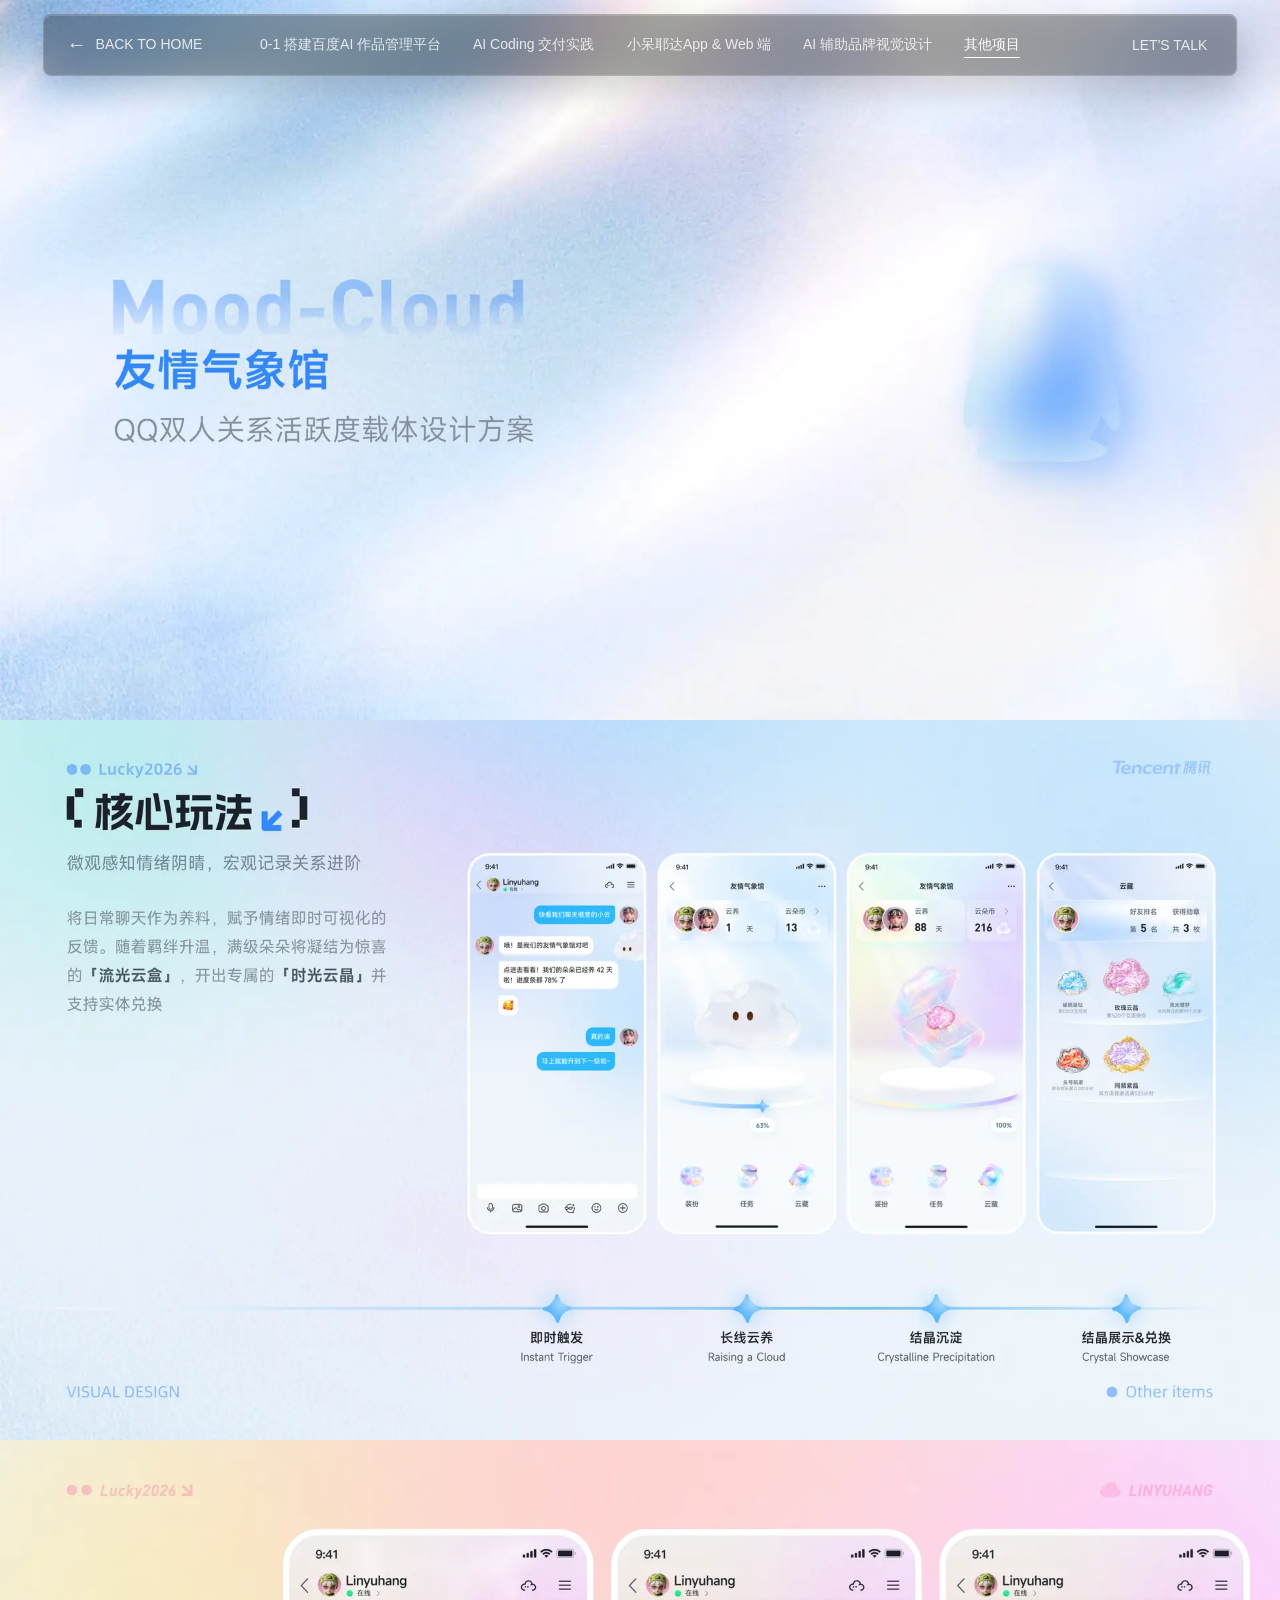
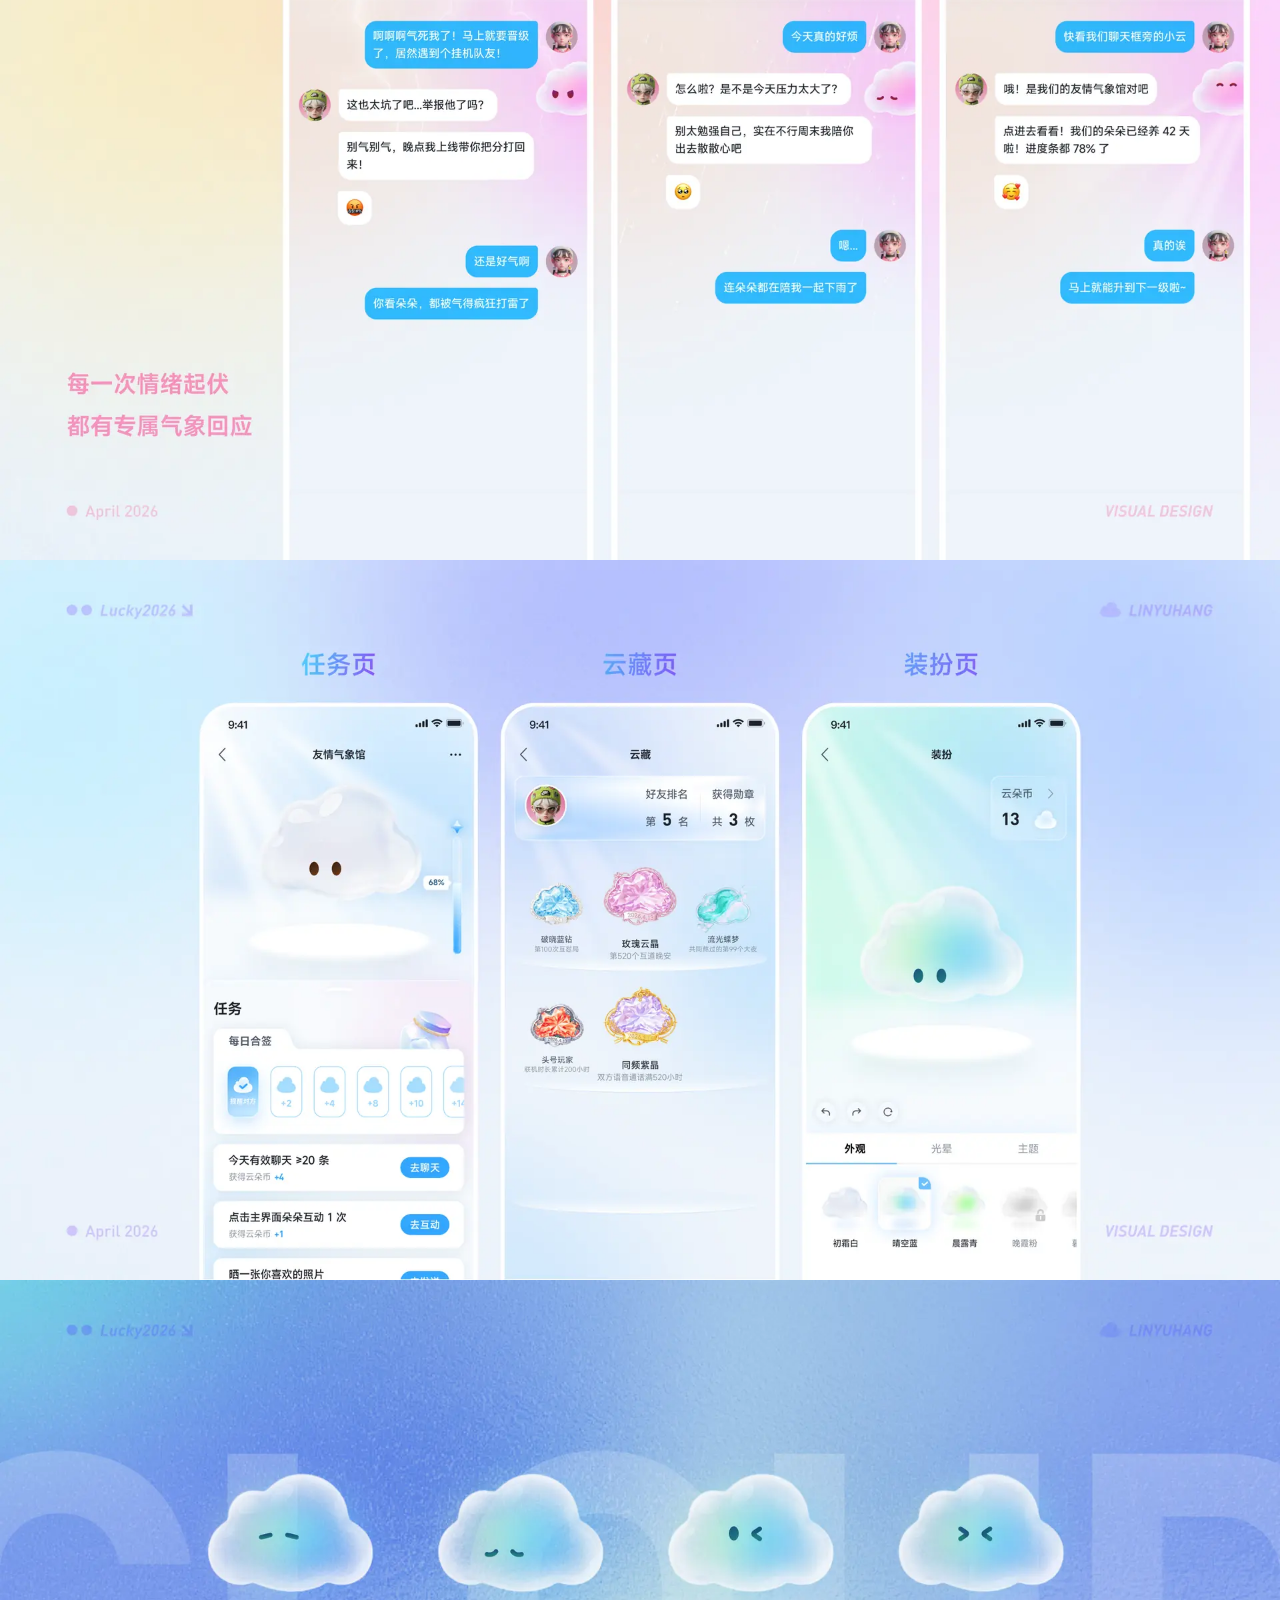
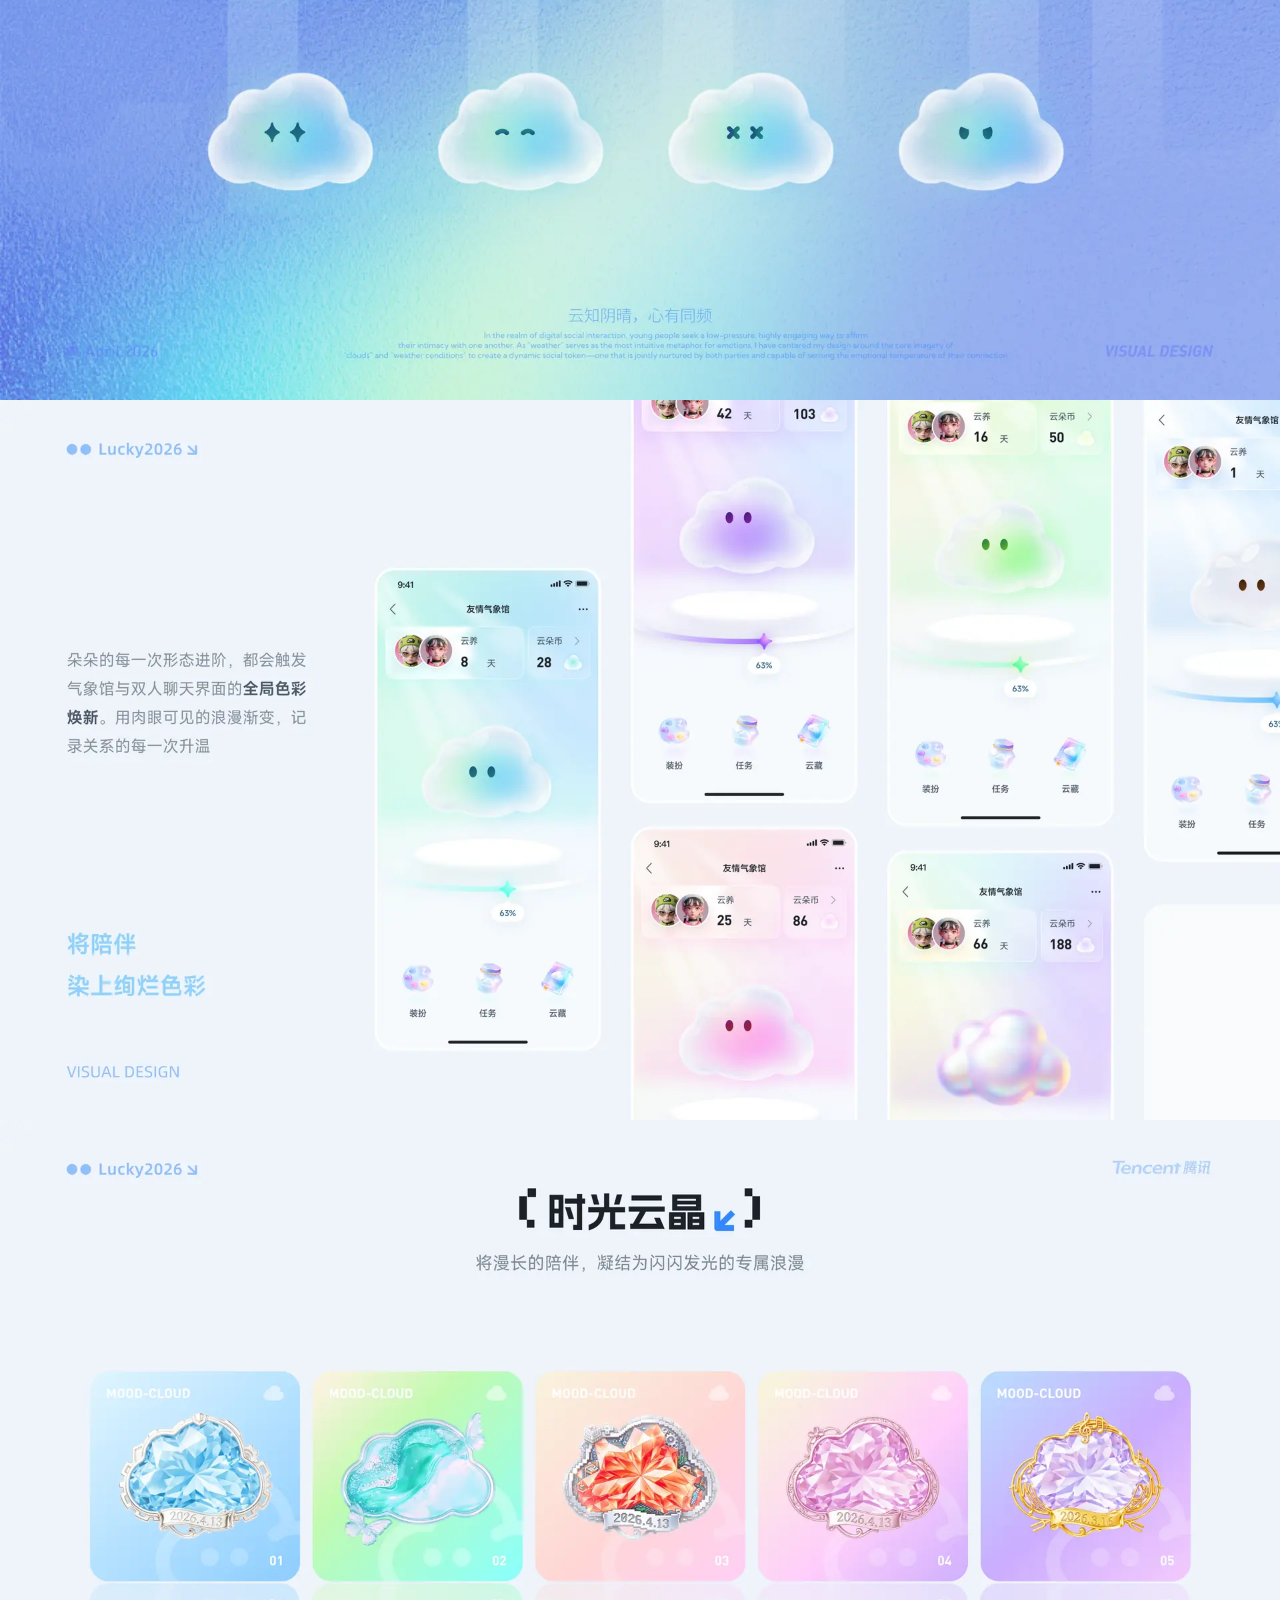
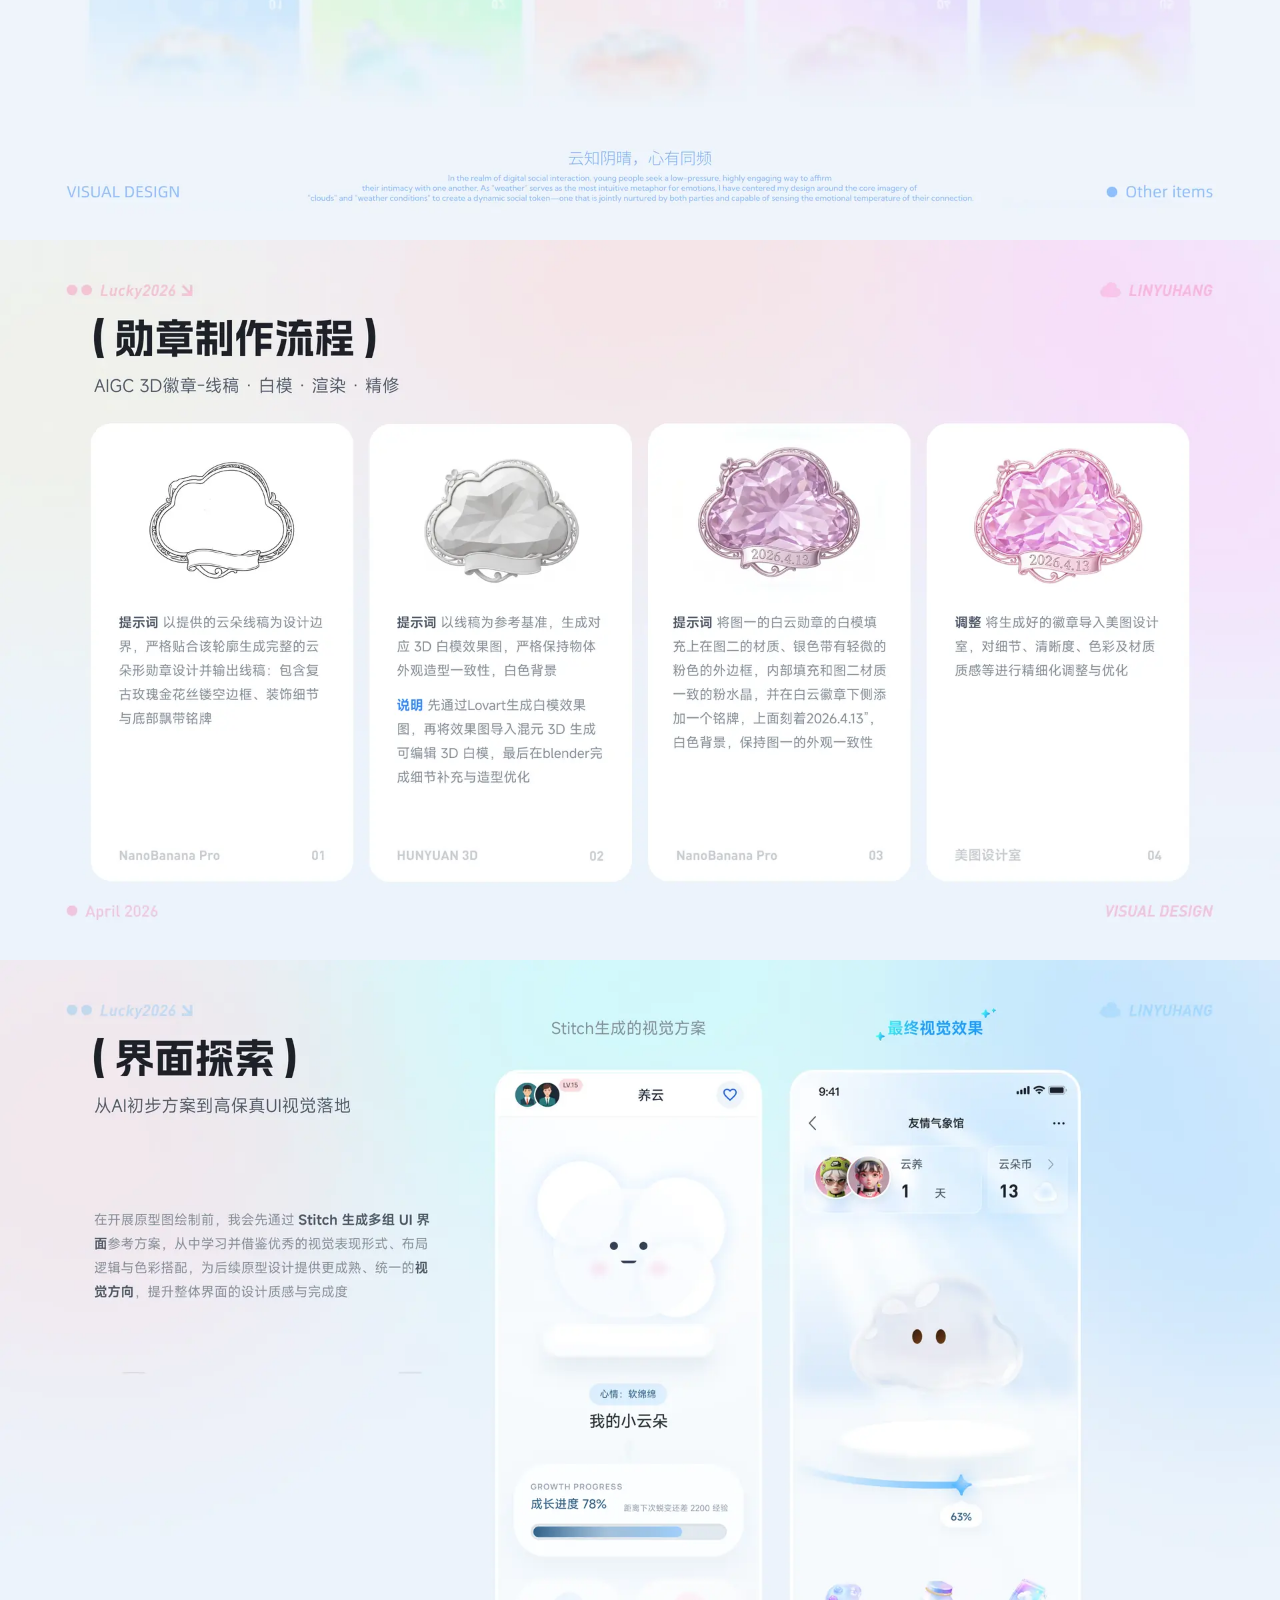
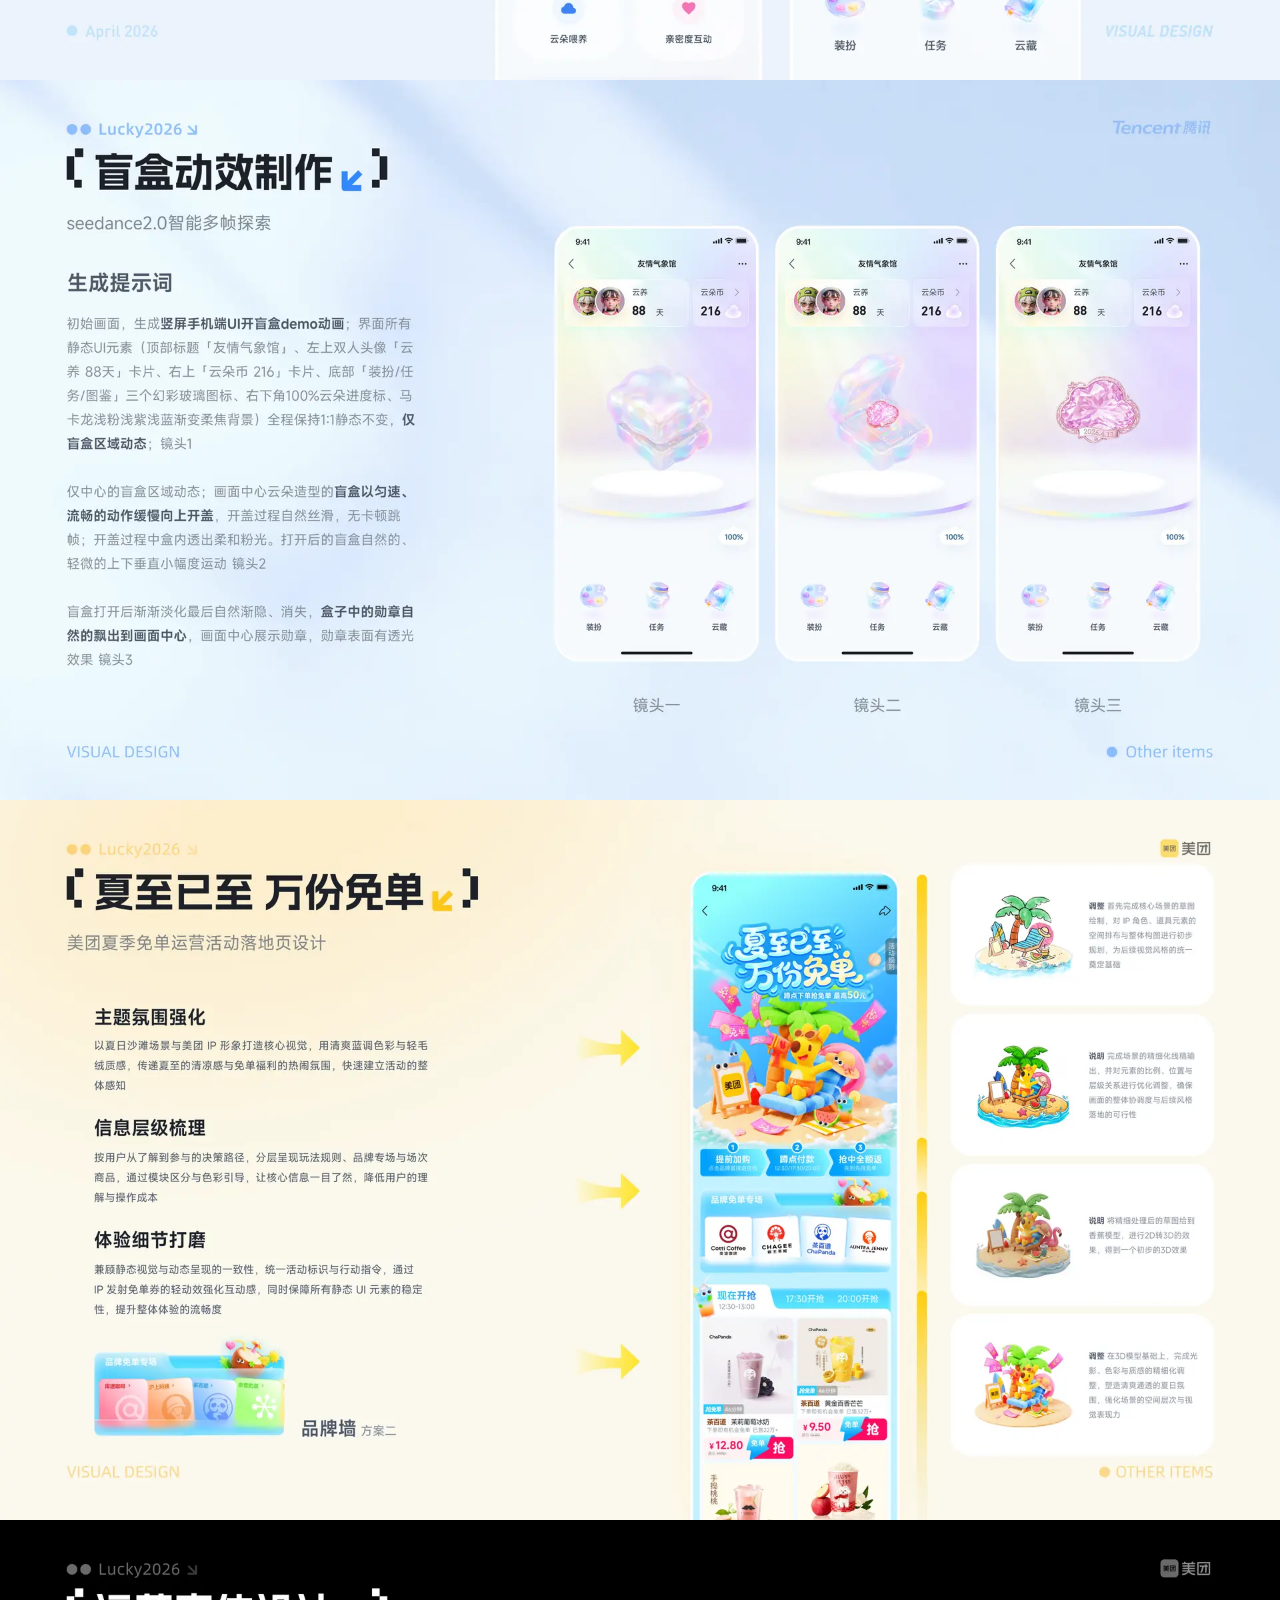
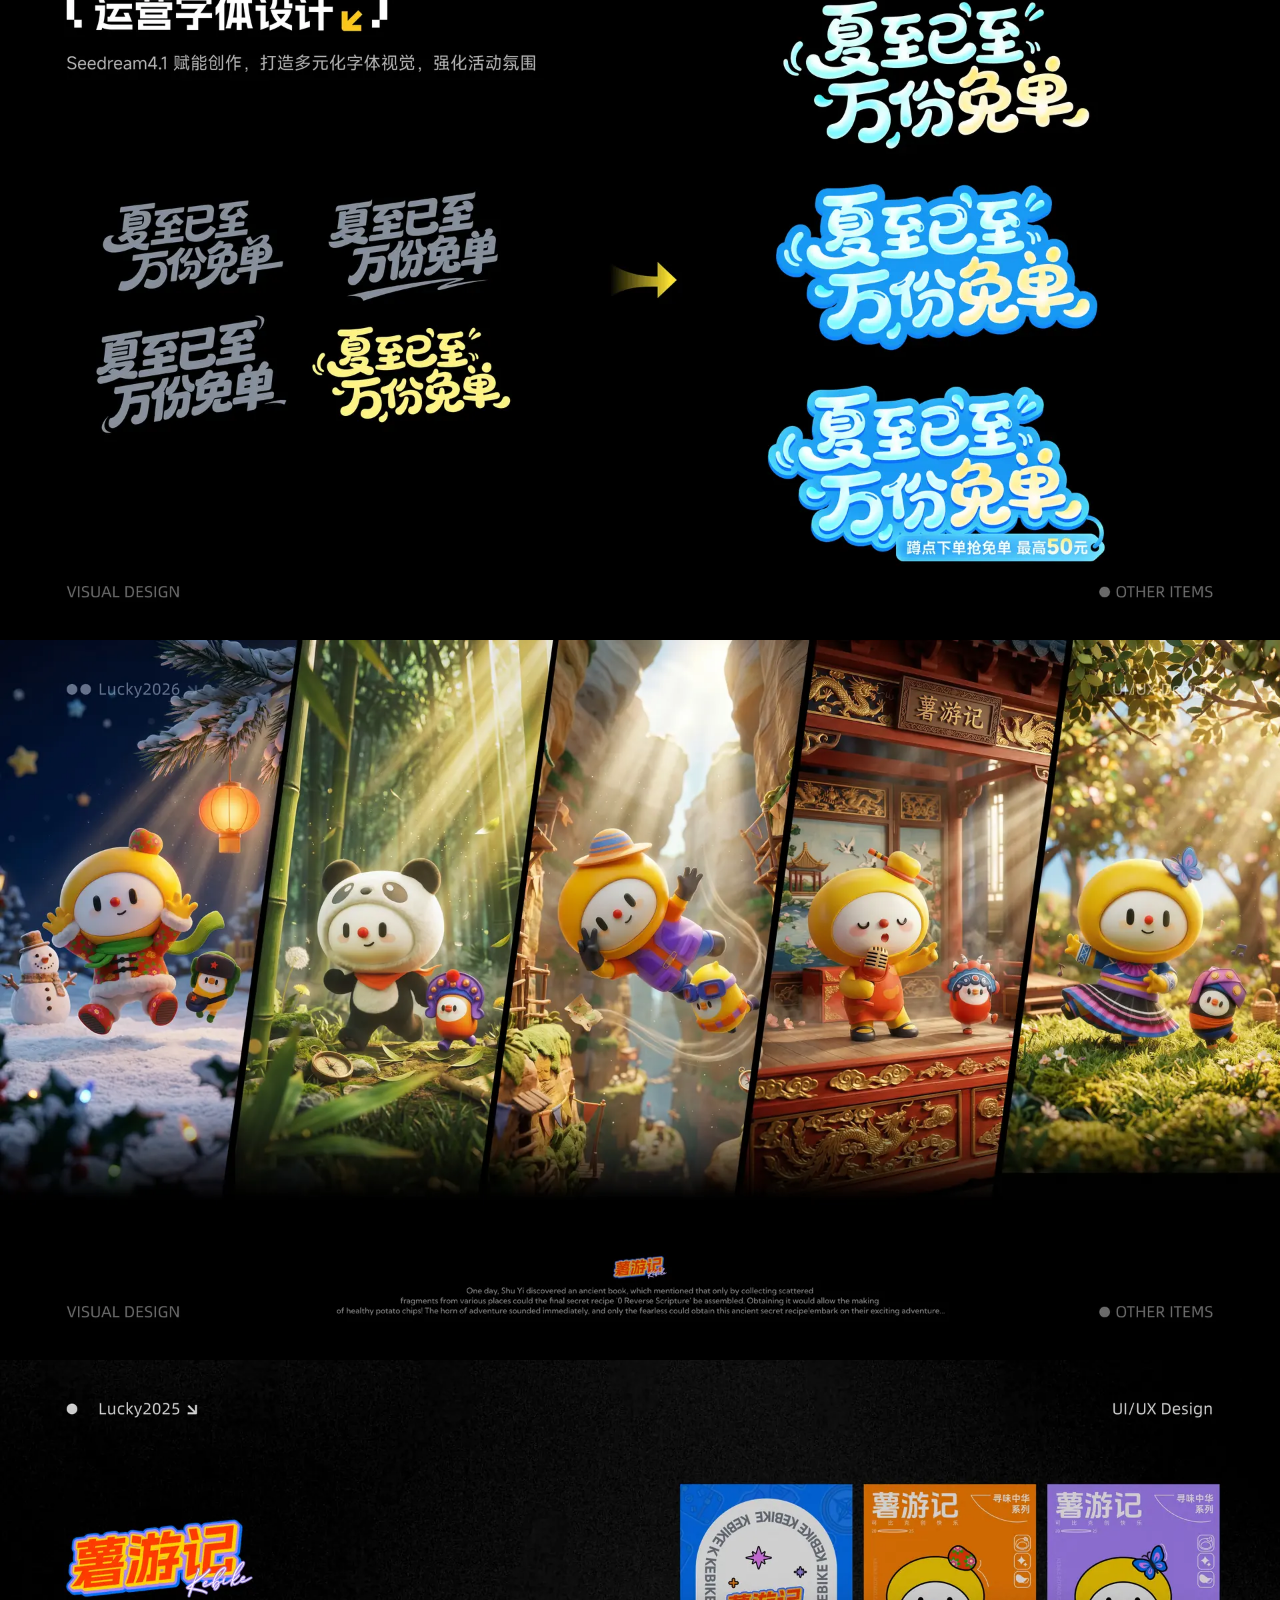
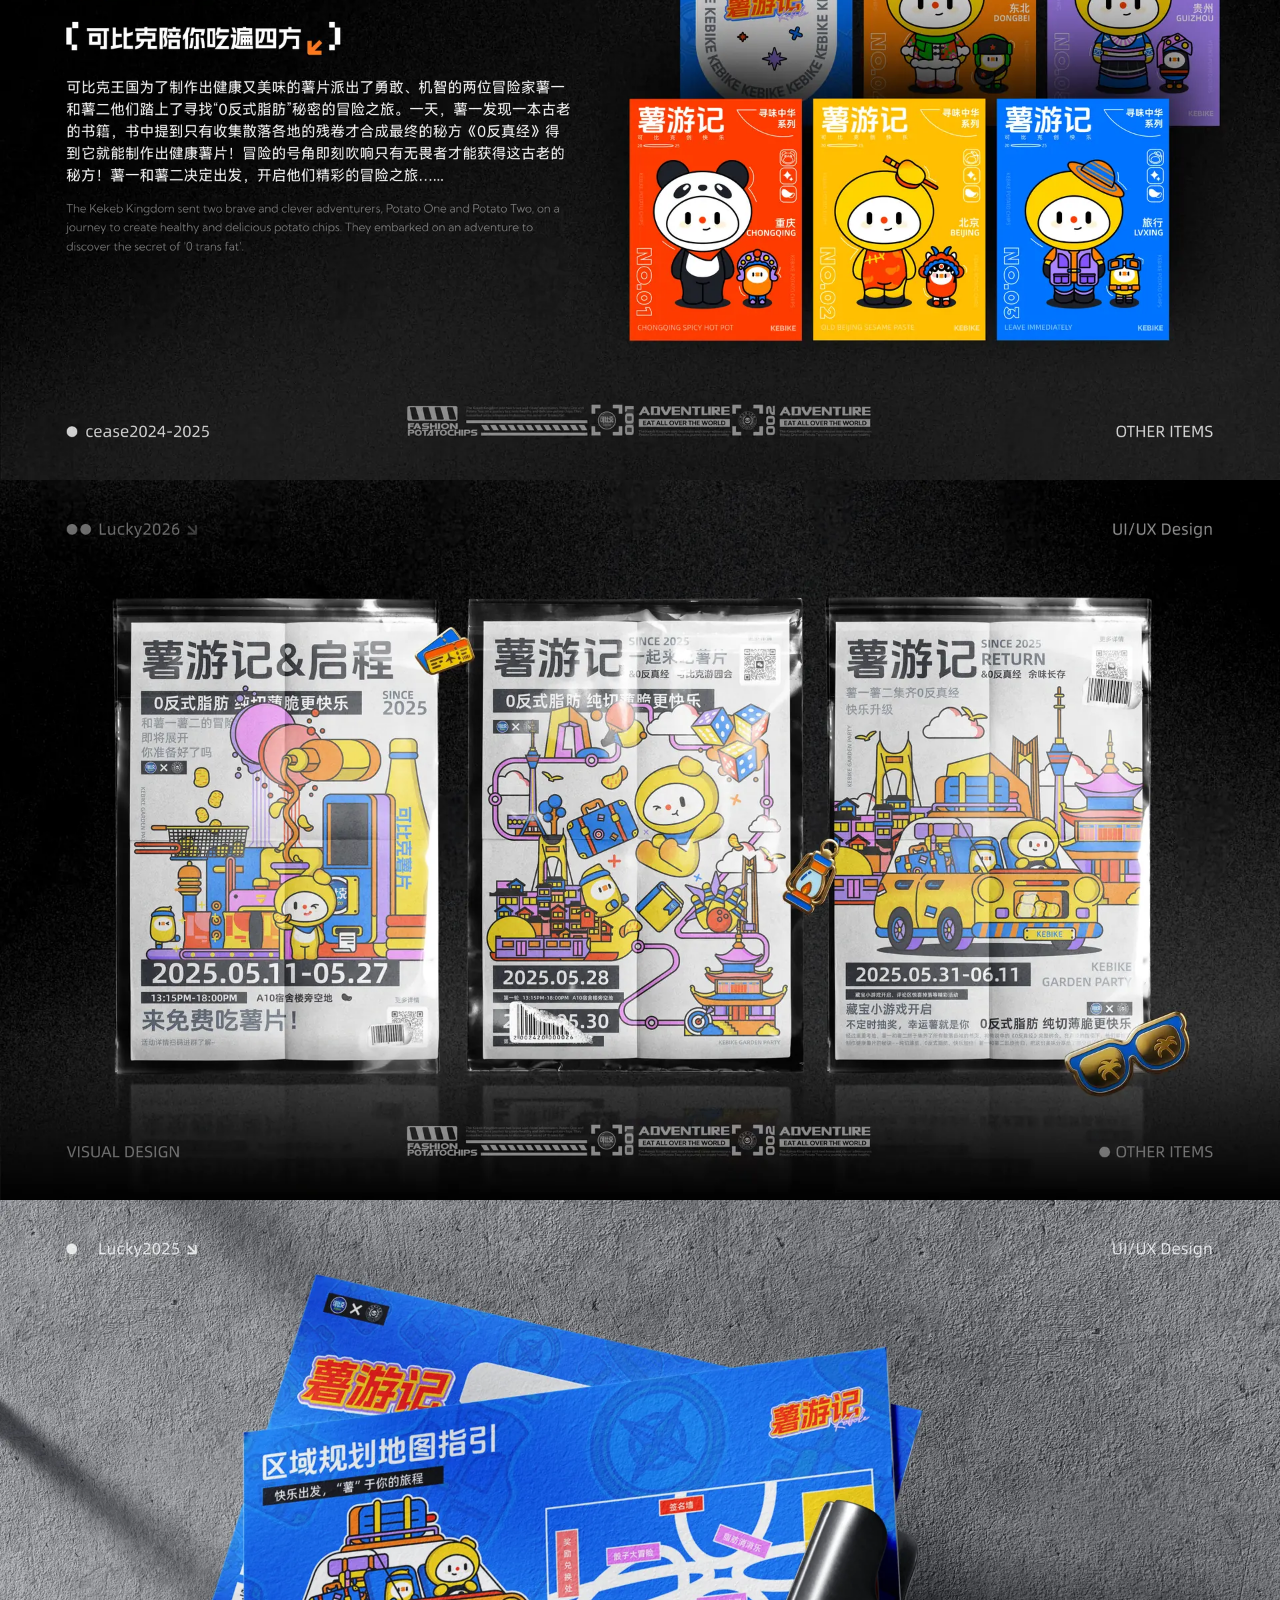
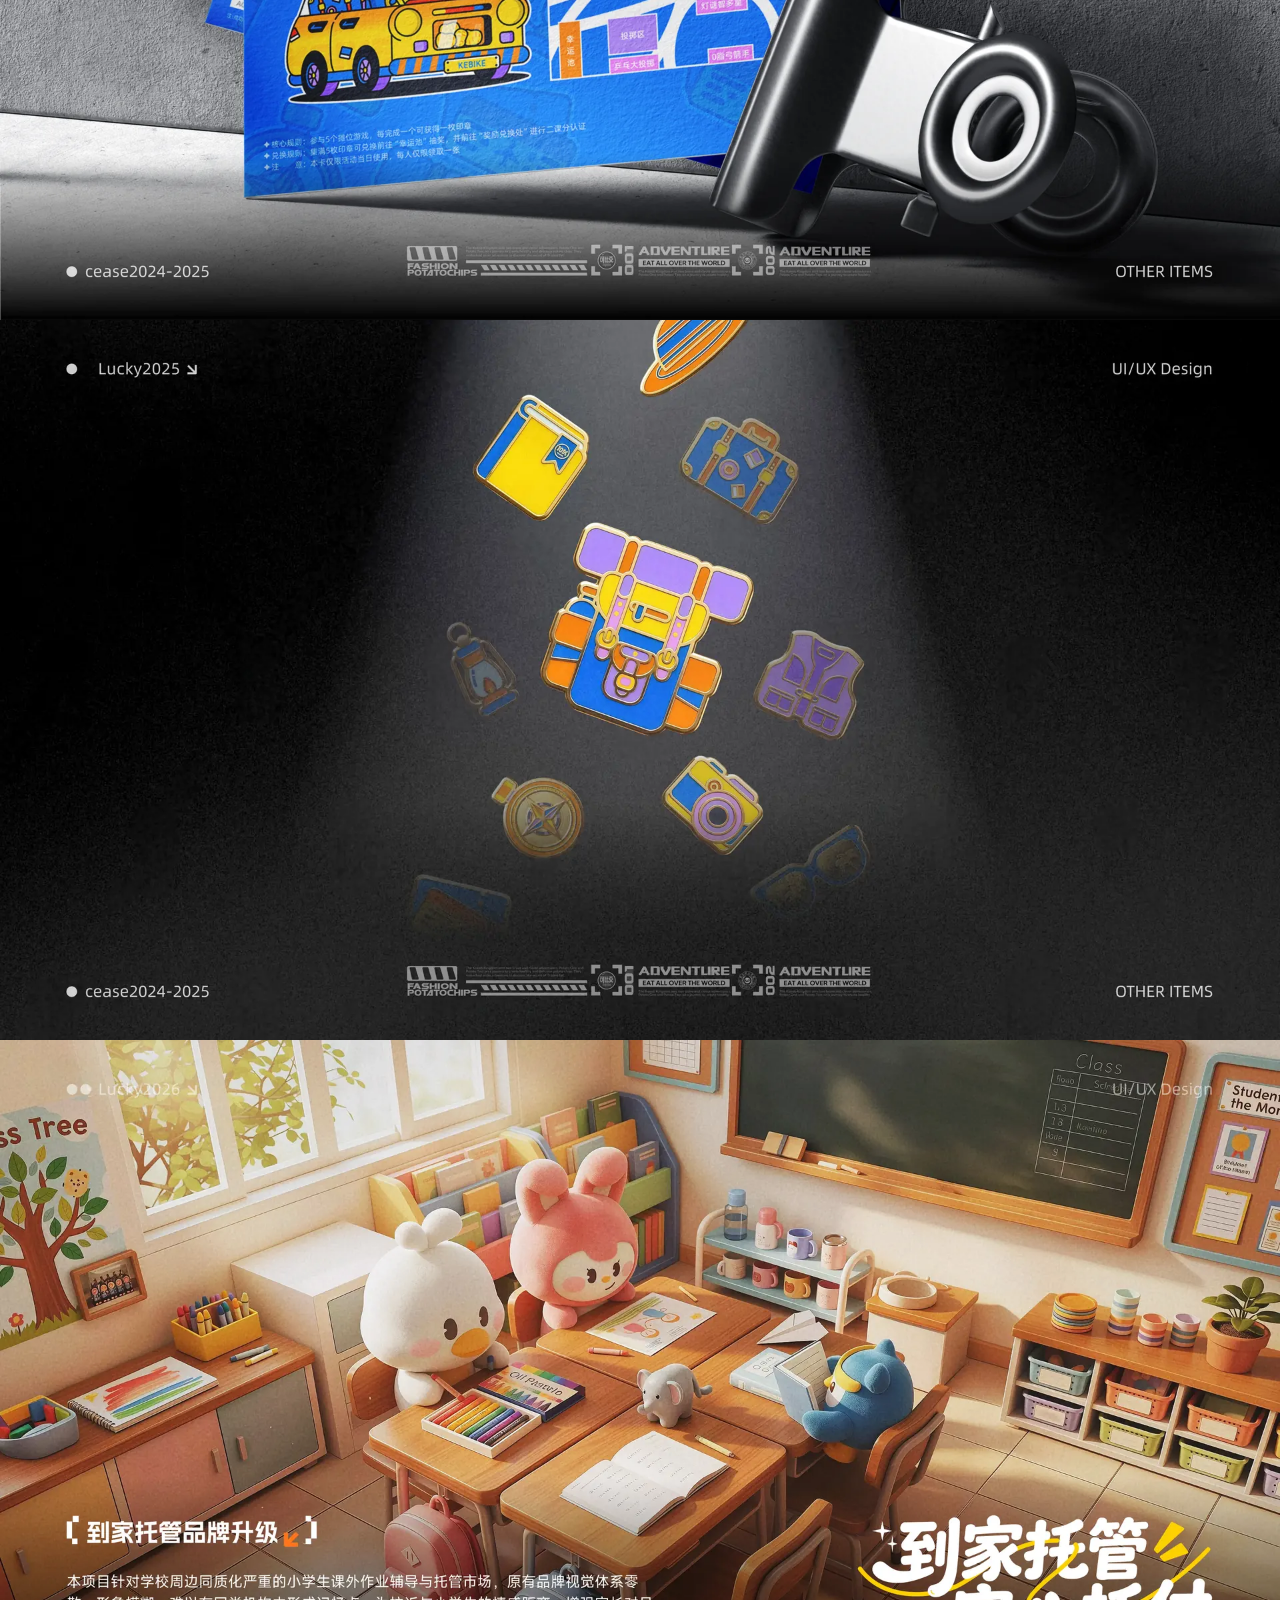
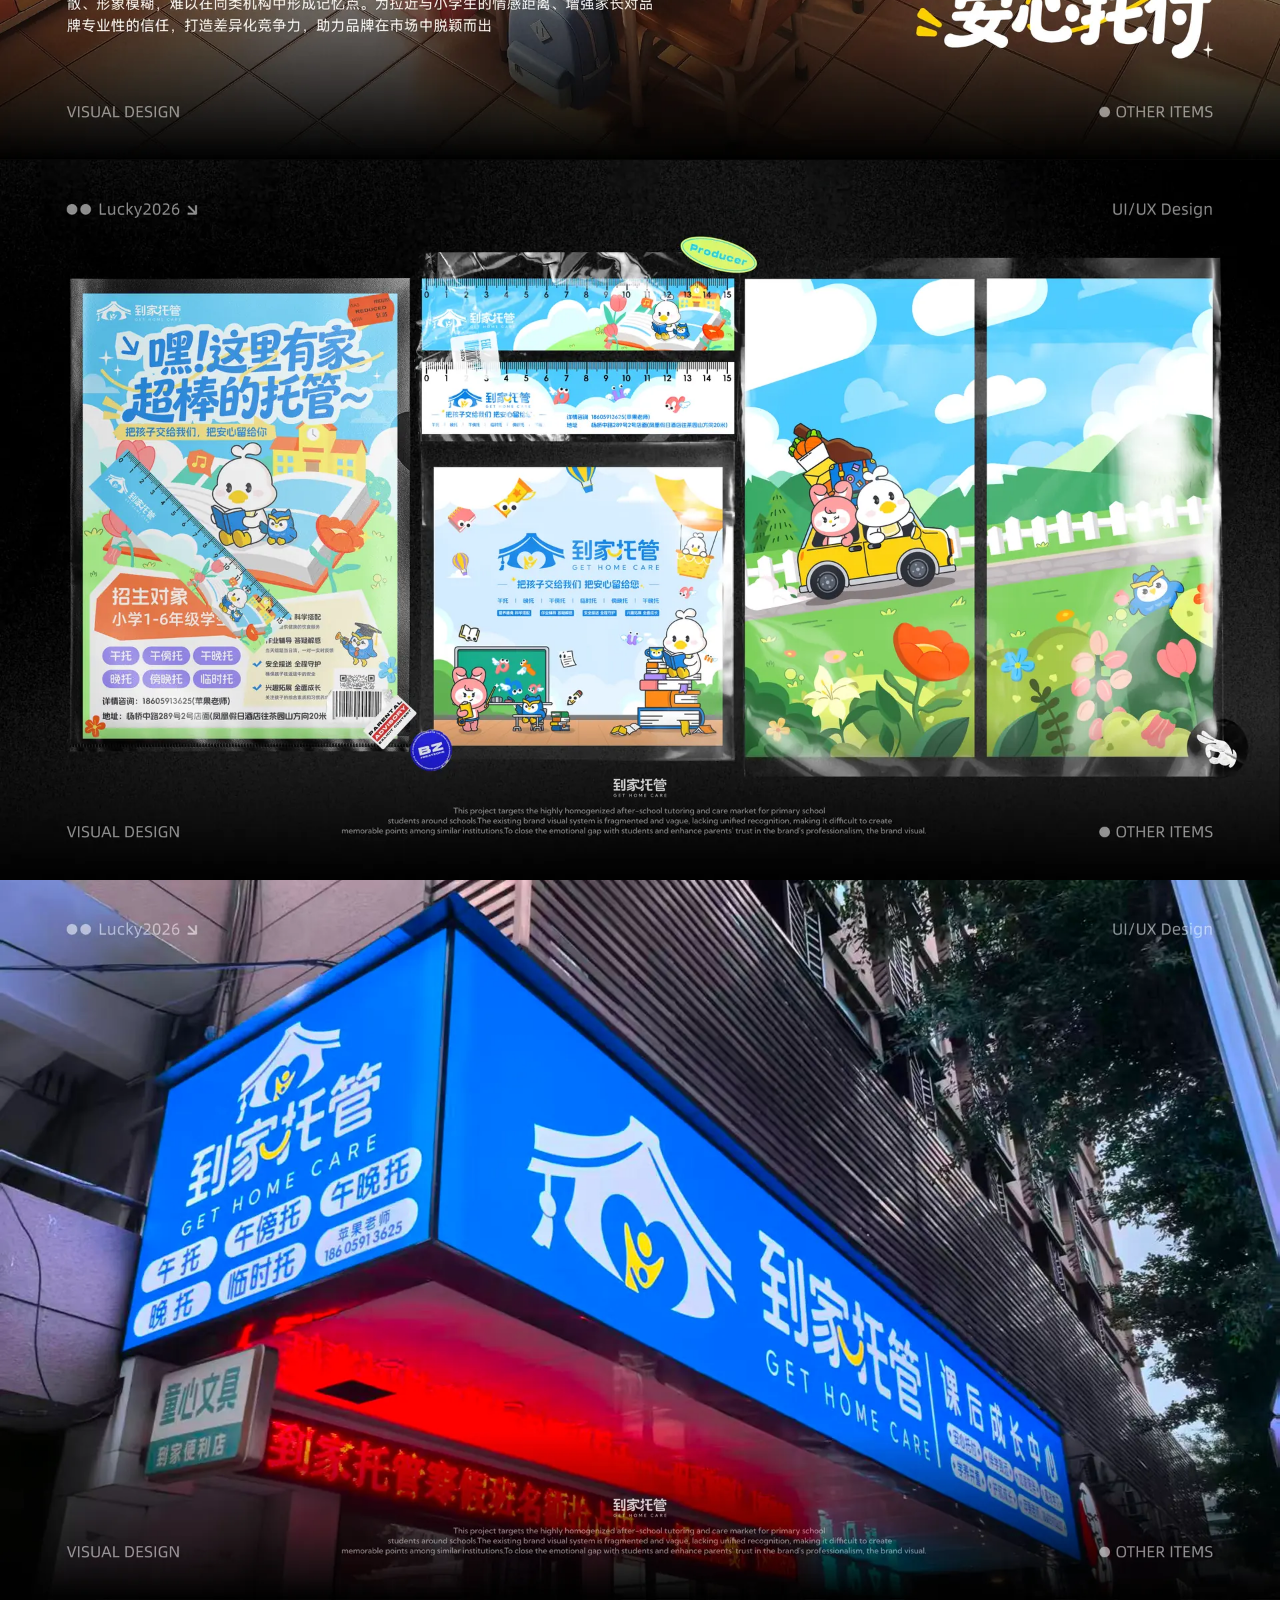
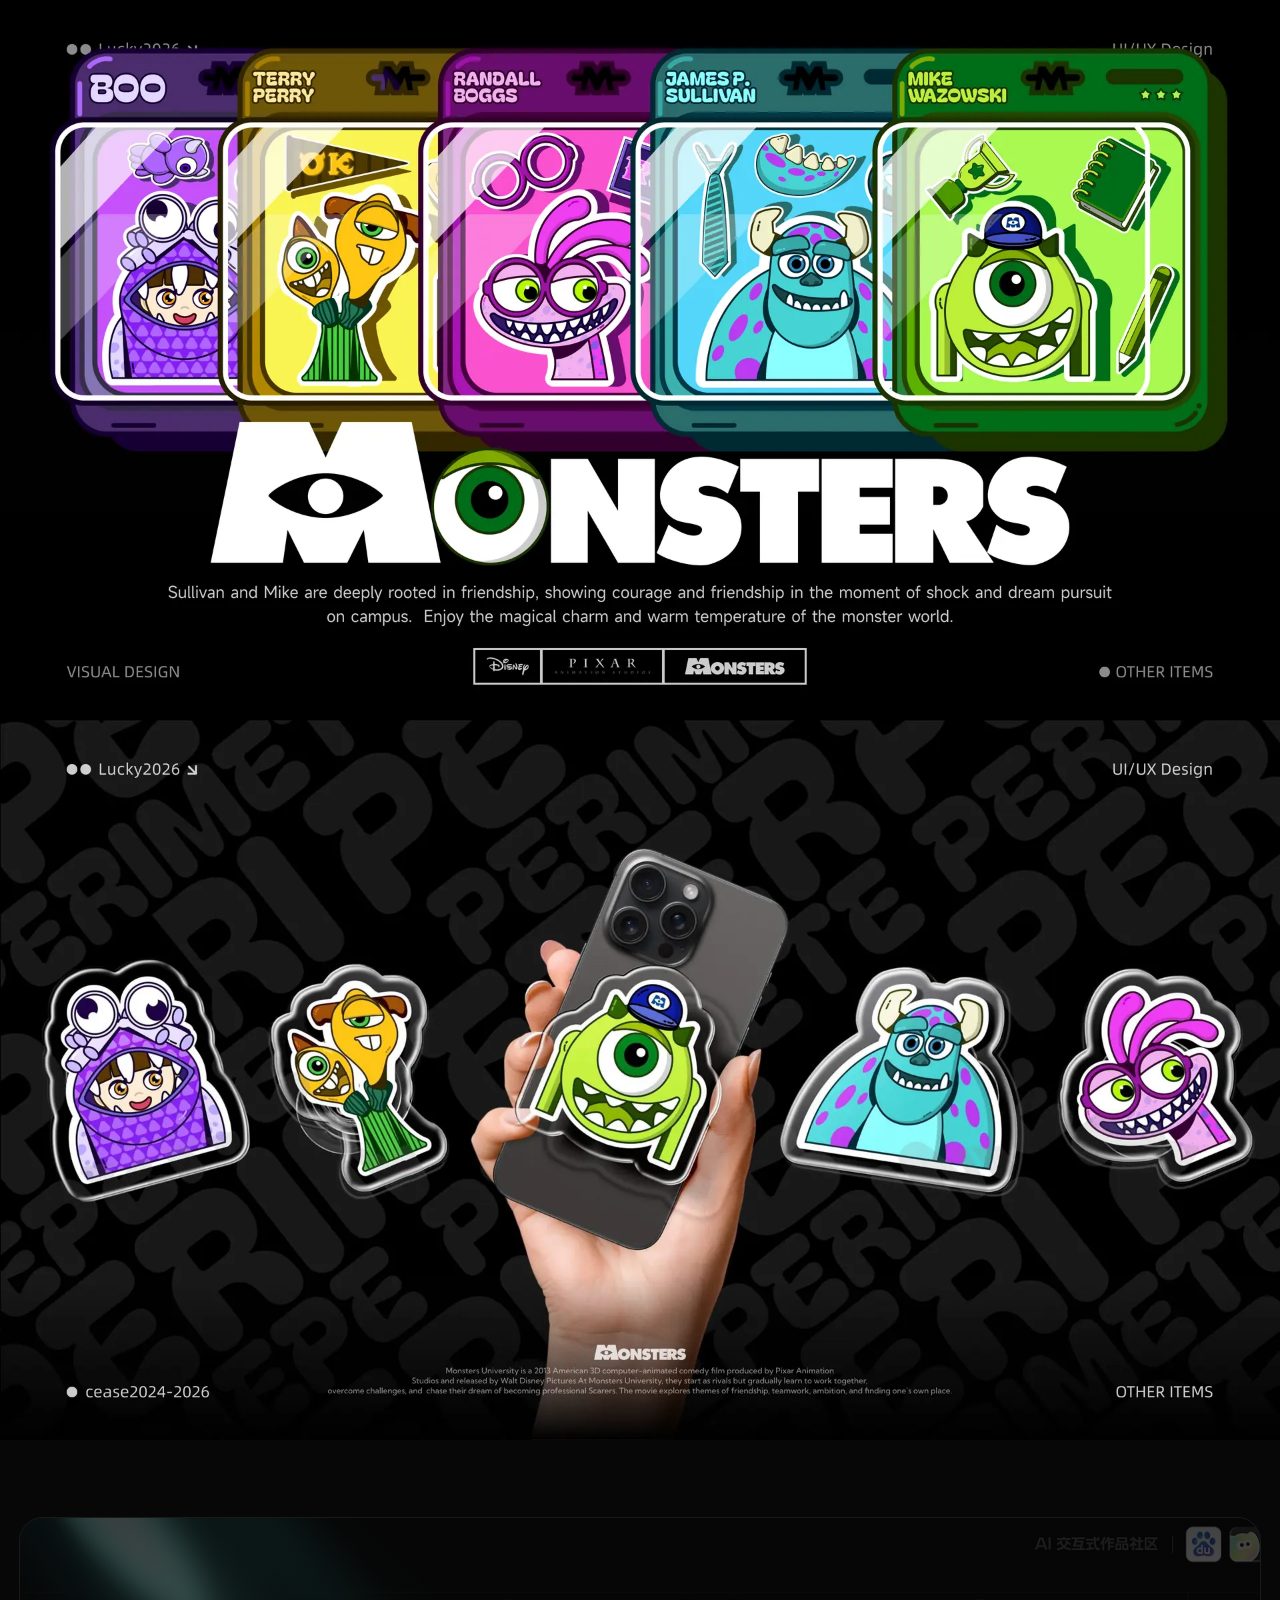
<file: mood-cloud.html>
<!doctype html>
<html lang="zh-CN">
  <head>
    <meta charset="UTF-8" />
    <meta name="viewport" content="width=device-width, initial-scale=1" />
    <meta name="description" content="Mood-Cloud 友情气象馆视觉与品牌设计项目，林宇航作品集。" />
    <title>Mood-Cloud · Lin Yuhang</title>
    <link rel="stylesheet" href="ip-design.css?v=48" />
    <link rel="icon" type="image/x-icon" sizes="16x16 32x32 48x48" href="assets/images/ui/site-favicon.ico?v=1" />
    <link rel="icon" type="image/png" sizes="32x32" href="assets/images/ui/site-favicon-32.png?v=1" />
  </head>
  <body class="mood-cloud-page">
    <header class="project-header" data-project-header>
      <a class="back-link" href="index.html" aria-label="返回首页">
        <span aria-hidden="true">←</span><span>BACK TO HOME</span>
      </a>

      <button class="project-menu-toggle" type="button" aria-expanded="false" aria-controls="project-nav" data-project-menu>
        <span></span><span></span><span class="sr-only">打开项目导航</span>
      </button>

      <nav class="project-nav" id="project-nav" aria-label="项目切换">
        <a href="app-redesign.html#frame-4"><span class="nav-roll" aria-hidden="true"><span>0-1 搭建百度AI 作品管理平台</span><span>0-1 搭建百度AI 作品管理平台</span></span><span class="sr-only">0-1 搭建百度AI 作品管理平台</span></a>
        <a href="web-design.html#frame-19"><span class="nav-roll" aria-hidden="true"><span>AI Coding 交付实践</span><span>AI Coding 交付实践</span></span><span class="sr-only">AI Coding 交付实践</span></a>
        <a href="other-items.html#frame-1"><span class="nav-roll" aria-hidden="true"><span>小呆耶达App &amp; Web 端</span><span>小呆耶达App &amp; Web 端</span></span><span class="sr-only">小呆耶达App &amp; Web 端</span></a>
        <a href="ip-design.html#frame-31"><span class="nav-roll" aria-hidden="true"><span>AI 辅助品牌视觉设计</span><span>AI 辅助品牌视觉设计</span></span><span class="sr-only">AI 辅助品牌视觉设计</span></a>
        <a class="is-active" href="#frame-1" aria-current="page"><span class="nav-roll" aria-hidden="true"><span>其他项目</span><span>其他项目</span></span><span class="sr-only">其他项目</span></a>
      </nav>

      <div class="contact-control">
        <button class="contact-button" type="button" aria-expanded="false" aria-controls="project-contact-popover" data-contact-toggle>
          <span class="nav-roll" aria-hidden="true"><span>LET'S TALK</span><span>LET'S TALK</span></span><span class="sr-only">LET'S TALK</span>
        </button>
        <div class="contact-popover" id="project-contact-popover" role="dialog" aria-label="联系我">
          <p>Scan to connect</p>
          <img class="contact-qr" src="assets/images/contact/二维码-反白.png" alt="联系二维码" />
          <div class="wechat-row">
            <span>Hangz-zai</span>
            <button class="wechat-copy" type="button" data-copy-wechat data-tooltip="Copy WeChat ID" aria-label="复制微信号">
              <img class="wechat-copy-icon" src="assets/svg/ui/Copy (复制).svg" alt="" aria-hidden="true" />
              <img class="wechat-check-icon" src="assets/svg/ui/Check-small (校验-小).svg" alt="" aria-hidden="true" />
            </button>
          </div>
        </div>
      </div>
    </header>

    <main class="project-story">
      <div class="generated-project-frames" data-generated-frames aria-label="Mood-Cloud 友情气象馆项目画板"></div>
      <script>
        (() => {
          const root = document.querySelector('[data-generated-frames]');
          if (!root) return;
          for (let number = 1; number <= 22; number += 1) {
            const section = document.createElement('section');
            section.className = 'project-frame frame-photo';
            section.id = `frame-${number}`;
            section.dataset.frame = String(number);
            section.setAttribute('aria-label', `Mood-Cloud 友情气象馆项目第 ${number} 屏`);

            const image = document.createElement('img');
            image.src = `assets/projects/mood-cloud/images/${number}.webp`;
            image.alt = `Mood-Cloud 友情气象馆项目第 ${number} 屏视觉稿`;
            image.decoding = 'async';
            if (number !== 1) image.loading = 'lazy';
            section.append(image);
            root.append(section);
          }
        })();
      </script>

      <section class="project-outro" id="project-outro" aria-label="下一项目与联系方式">
        <a class="next-case-card outro-reveal" href="app-redesign.html#frame-4" data-outro-reveal aria-label="查看下一个项目：0-1 搭建百度AI 作品管理平台">
          <span class="next-case-media" aria-hidden="true">
            <img src="assets/images/work/popo-cover-updated.png" alt="" loading="lazy" decoding="async" />
          </span>
          <span class="next-case-veil" aria-hidden="true"></span>
          <span class="next-case-content">
            <span class="next-case-kicker">NEXT PROJECT</span>
            <span class="next-case-title" role="heading" aria-level="2">0-1 搭建百度AI 作品管理平台</span>
            <span class="next-case-cta"><span>OPEN THE PROJECT</span><span class="next-case-arrow" aria-hidden="true">↗</span></span>
          </span>
        </a>

        <section class="say-hello-card outro-reveal" data-outro-reveal aria-label="联系我">
          <div class="say-hello-backdrop" aria-hidden="true"></div>
          <div class="say-hello-content">
            <p>LET'S WORK TOGETHER</p>
            <div class="say-hello-contact-control">
              <svg class="say-hello-filter-defs" width="0" height="0" aria-hidden="true" focusable="false">
                <filter id="say-hello-orange" color-interpolation-filters="sRGB">
                  <feFlood flood-color="#FF4E00" result="orange" />
                  <feComposite in="orange" in2="SourceAlpha" operator="in" />
                </filter>
              </svg>
              <button class="say-hello-button" type="button" aria-label="Say hello" aria-expanded="false" aria-controls="say-hello-contact-popover" data-say-hello-contact-toggle>
                <img class="say-hello-label" src="assets/projects/ip-design/svg/hello.svg" alt="" aria-hidden="true" />
                <img class="say-hello-arrow" src="assets/projects/ip-design/svg/箭头 say hello.svg" alt="" aria-hidden="true" />
              </button>
              <div class="contact-popover say-hello-contact-popover" id="say-hello-contact-popover" role="dialog" aria-label="联系二维码">
                <p>Scan to connect</p>
                <img class="contact-qr" src="assets/images/contact/二维码-反白.png" alt="联系二维码" loading="lazy" decoding="async" />
                <div class="wechat-row">
                  <span>Hangz-zai</span>
                  <button class="wechat-copy" type="button" data-copy-wechat data-tooltip="Copy WeChat ID" aria-label="复制微信号">
                    <img class="wechat-copy-icon" src="assets/svg/ui/Copy (复制).svg" alt="" aria-hidden="true" />
                    <img class="wechat-check-icon" src="assets/svg/ui/Check-small (校验-小).svg" alt="" aria-hidden="true" />
                  </button>
                </div>
              </div>
            </div>
          </div>
        </section>
      </section>
    </main>

    <footer class="site-footer site-footer-reference">
      <div class="footer-inner">
        <div class="footer-left">
          <div class="footer-badge" aria-label="Lin Yuhang，Visual Designer，Design with curiosity">
            <div class="footer-badge-title">LIN YUHANG, VISUAL DESIGNER</div>
            <div class="footer-badge-row">
              <span class="footer-globe" aria-hidden="true"><img src="assets/svg/dai'dai_icon.svg" alt="" /></span>
              <span>DESIGN WITH<br />CURIOSITY</span>
              <b>VIS</b>
            </div>
          </div>
          <p class="footer-copyright">©2026 LIN YUHANG, ALL RIGHTS RESERVED</p>
        </div>
        <div class="footer-links">
          <div class="footer-platforms" aria-label="社交链接">
            <a href="https://www.zcool.com.cn/u/27059480" target="_blank" rel="noreferrer">ZCOOL</a>
            <a href="https://www.behance.net/dd5b13a4" target="_blank" rel="noreferrer">Behance</a>
            <a href="https://github.com/AeroL1n?tab=repositories" target="_blank" rel="noreferrer">GitHub</a>
          </div>
          <div class="footer-contact-row">
            <a class="footer-email" href="mailto:1829192756@qq.com">1829192756@qq.com</a>
          </div>
        </div>
      </div>
    </footer>

    <script src="ip-design.js?v=11"></script>
  </body>
</html>
</file>
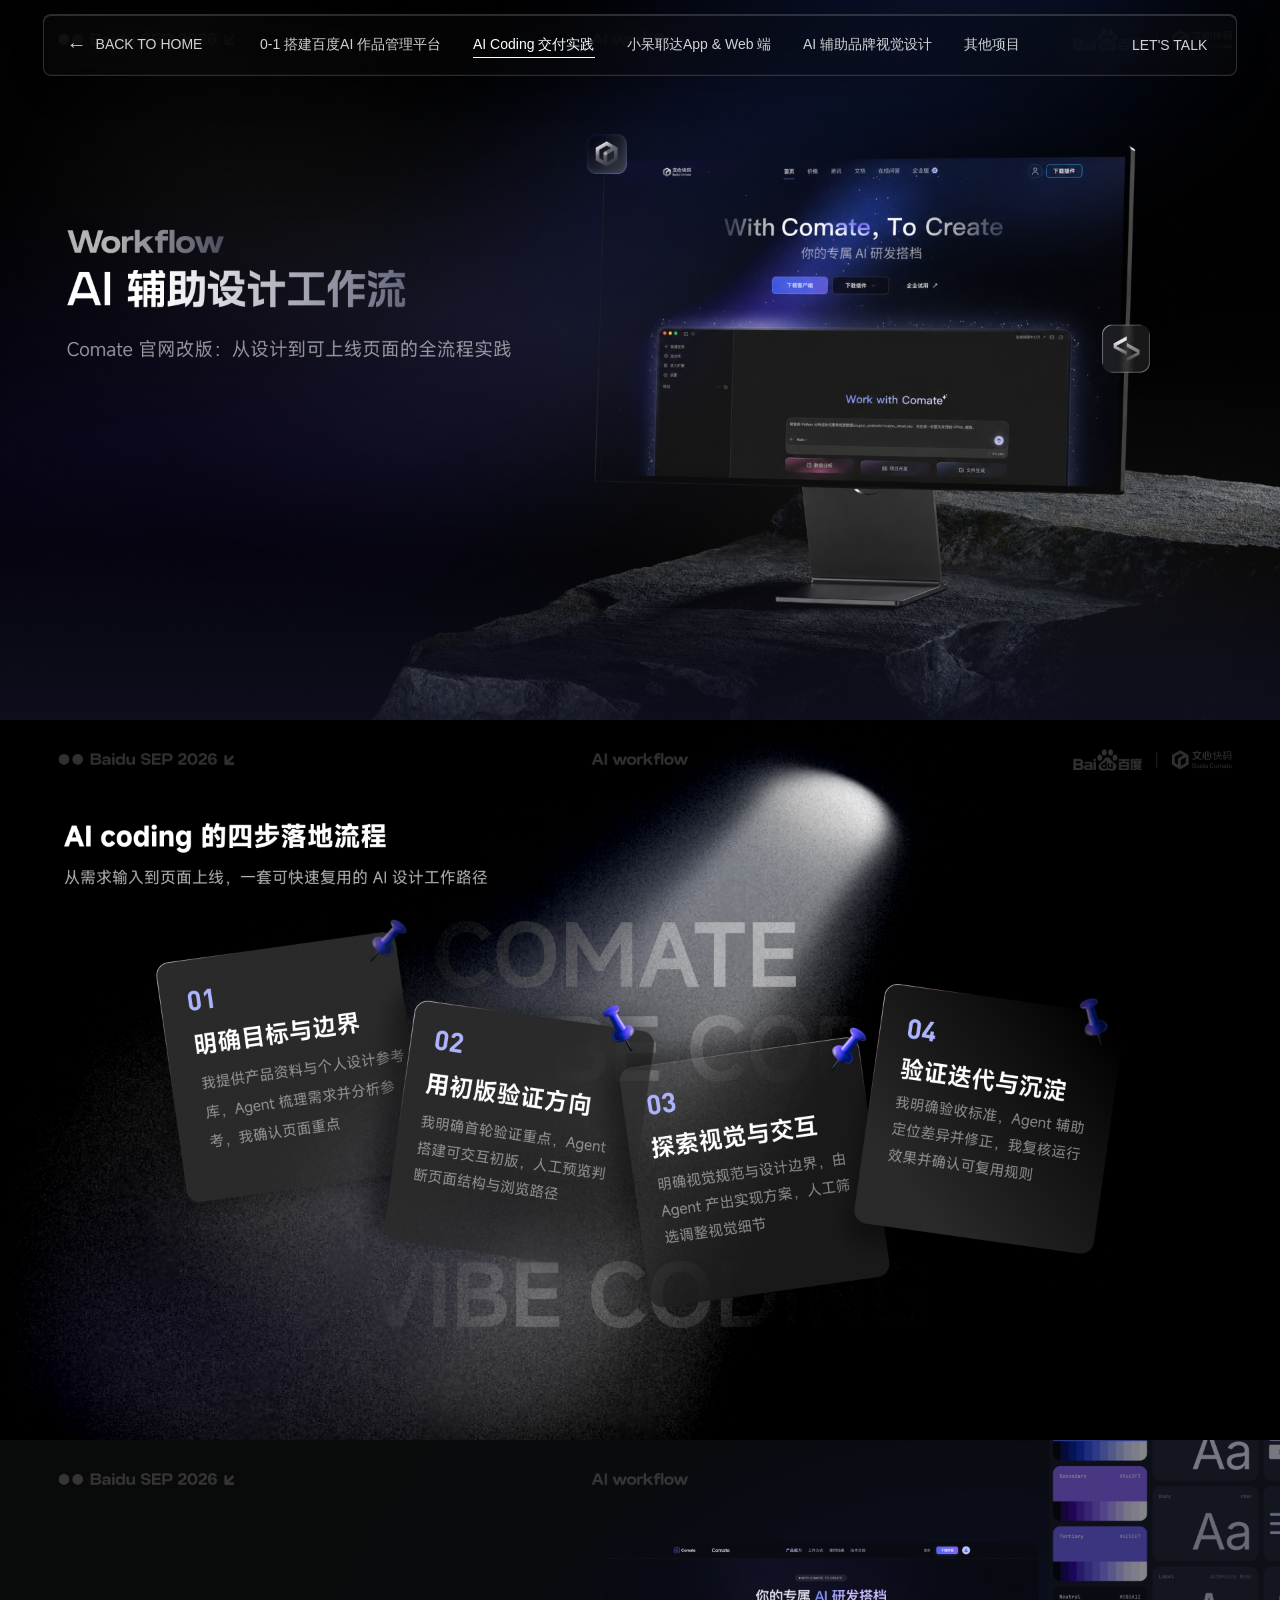
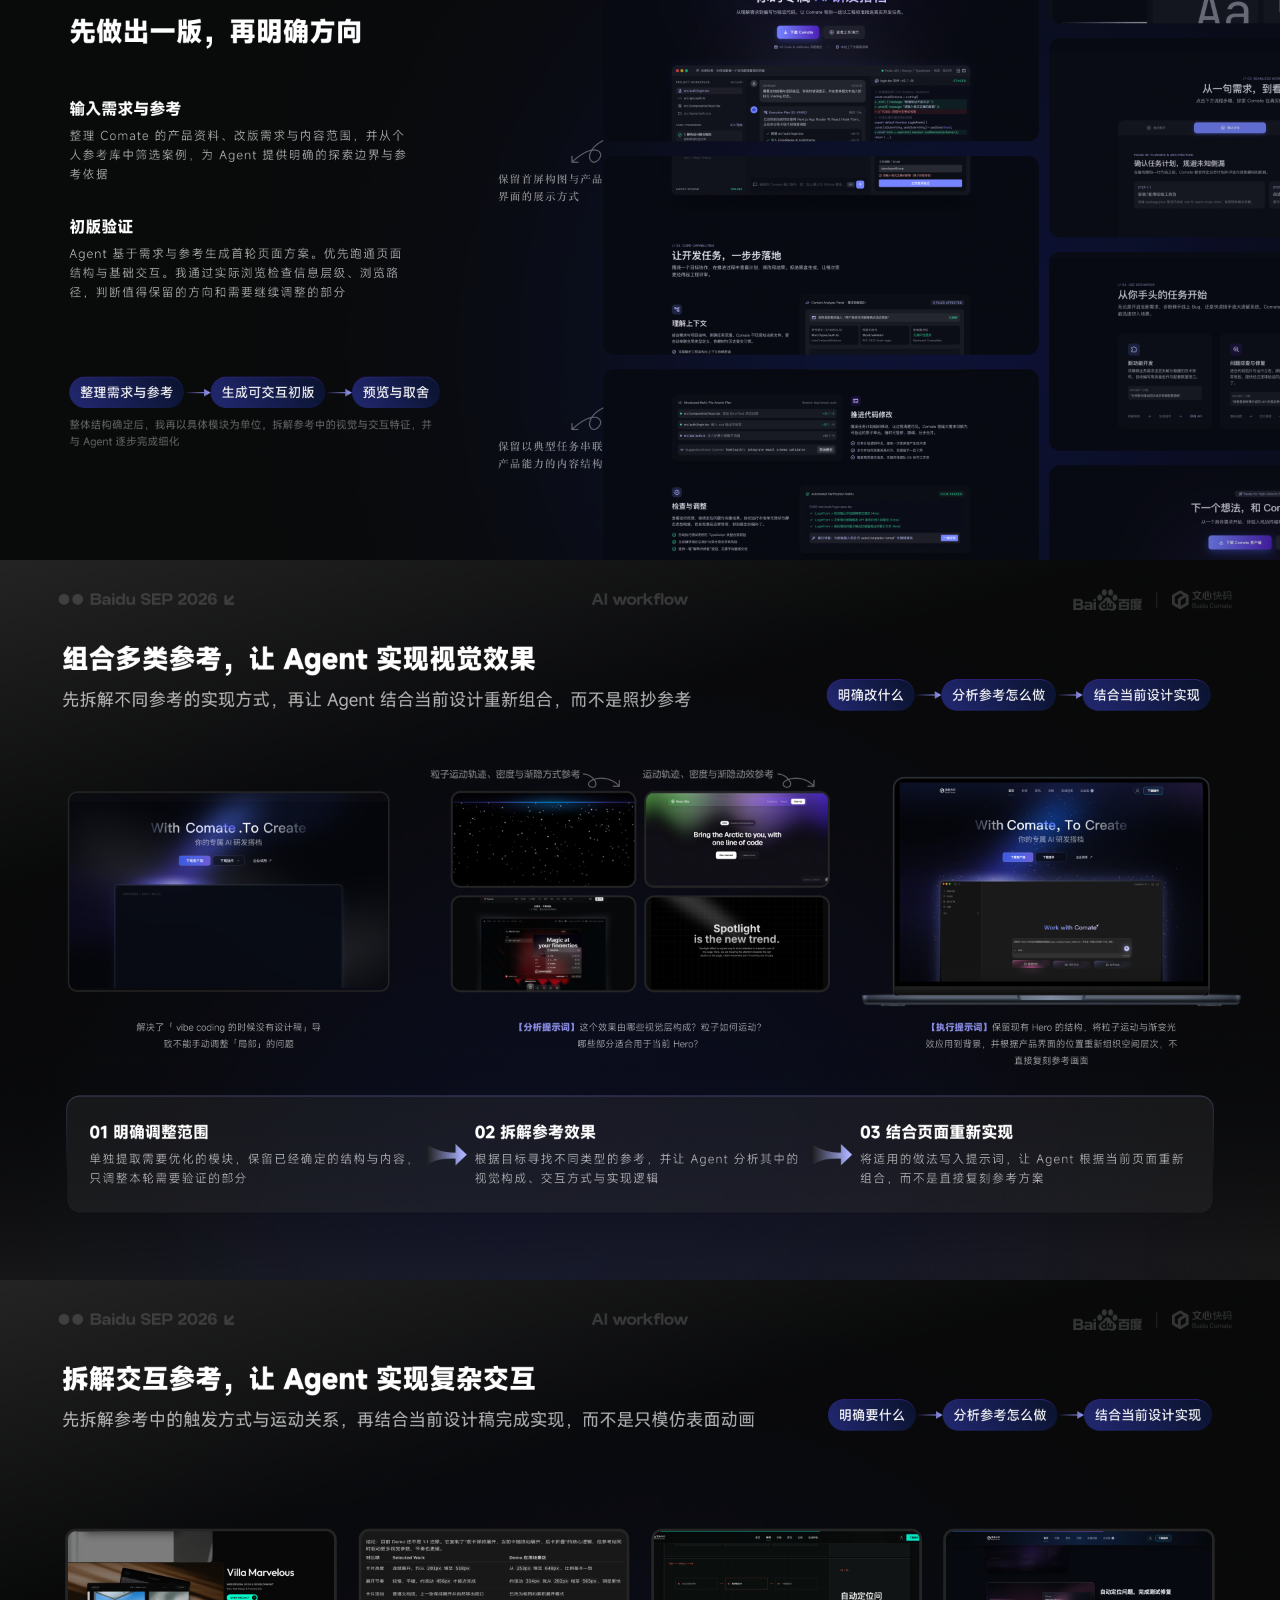
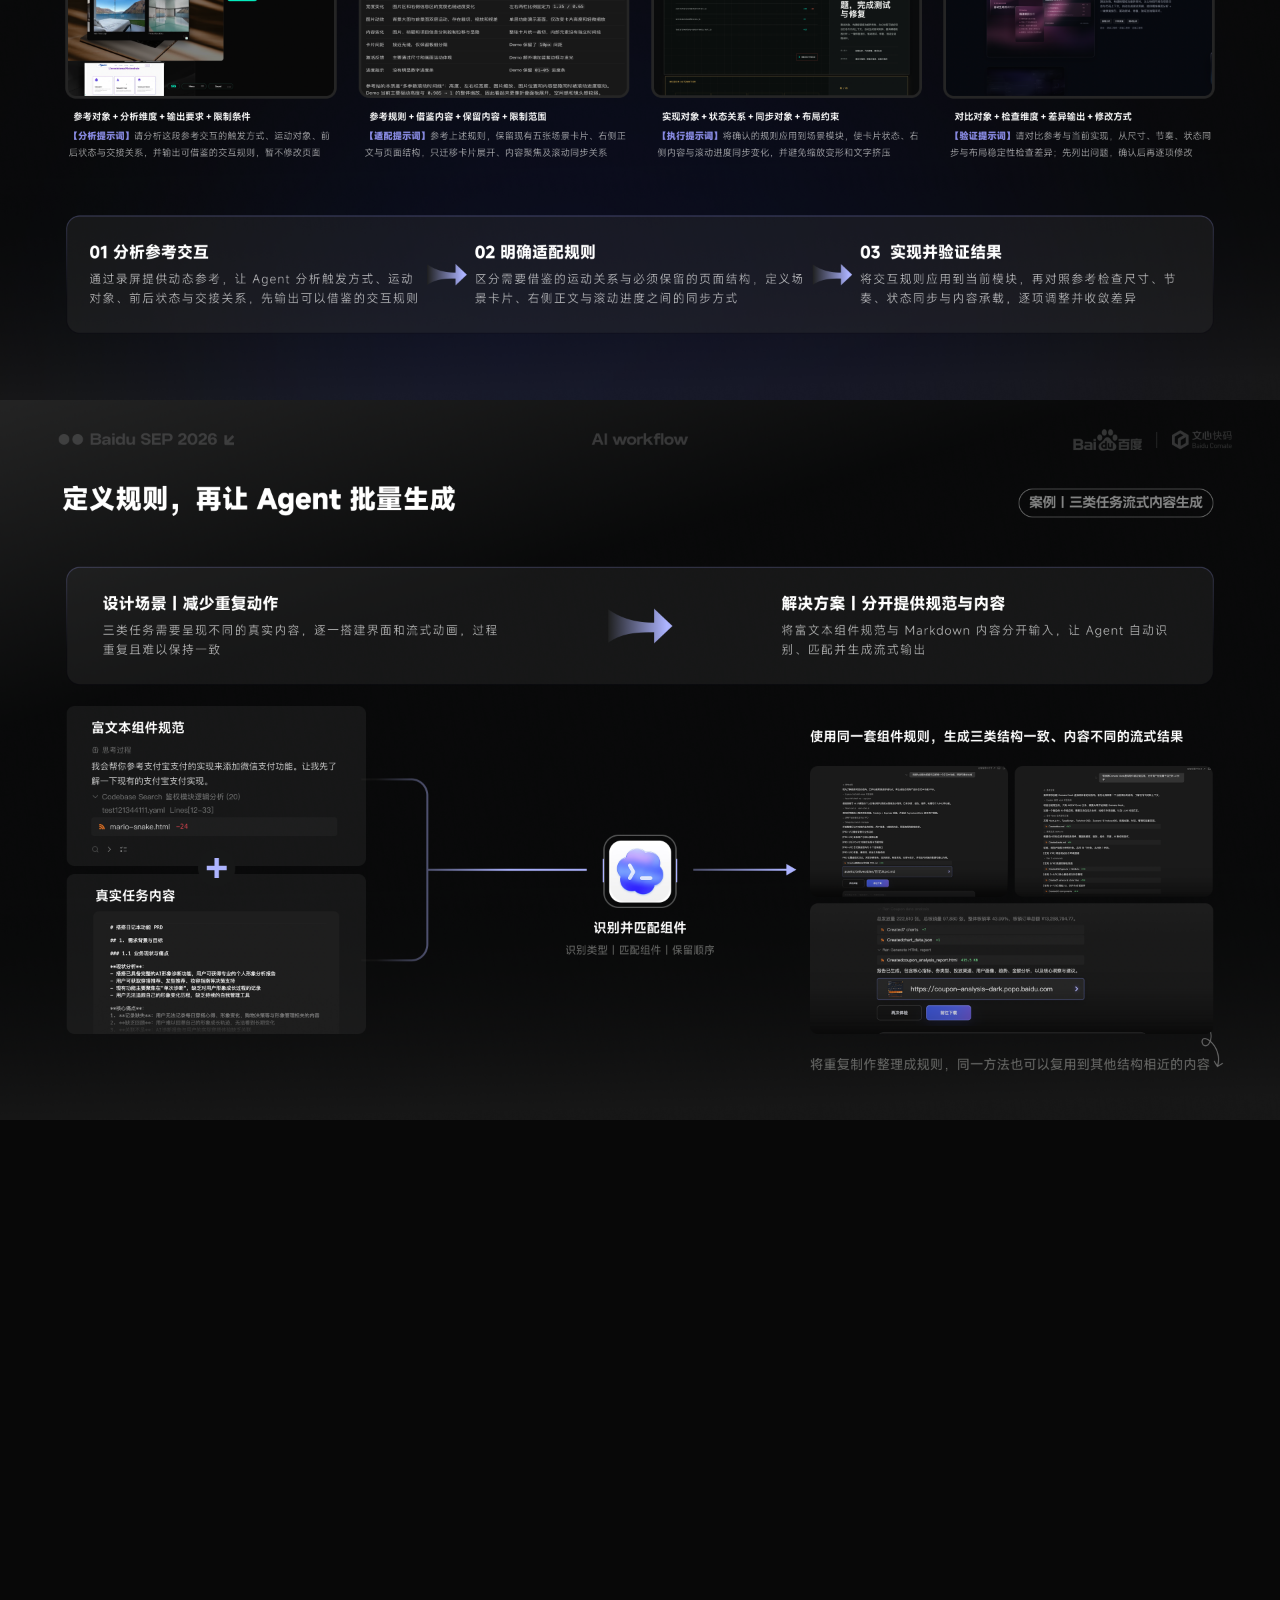
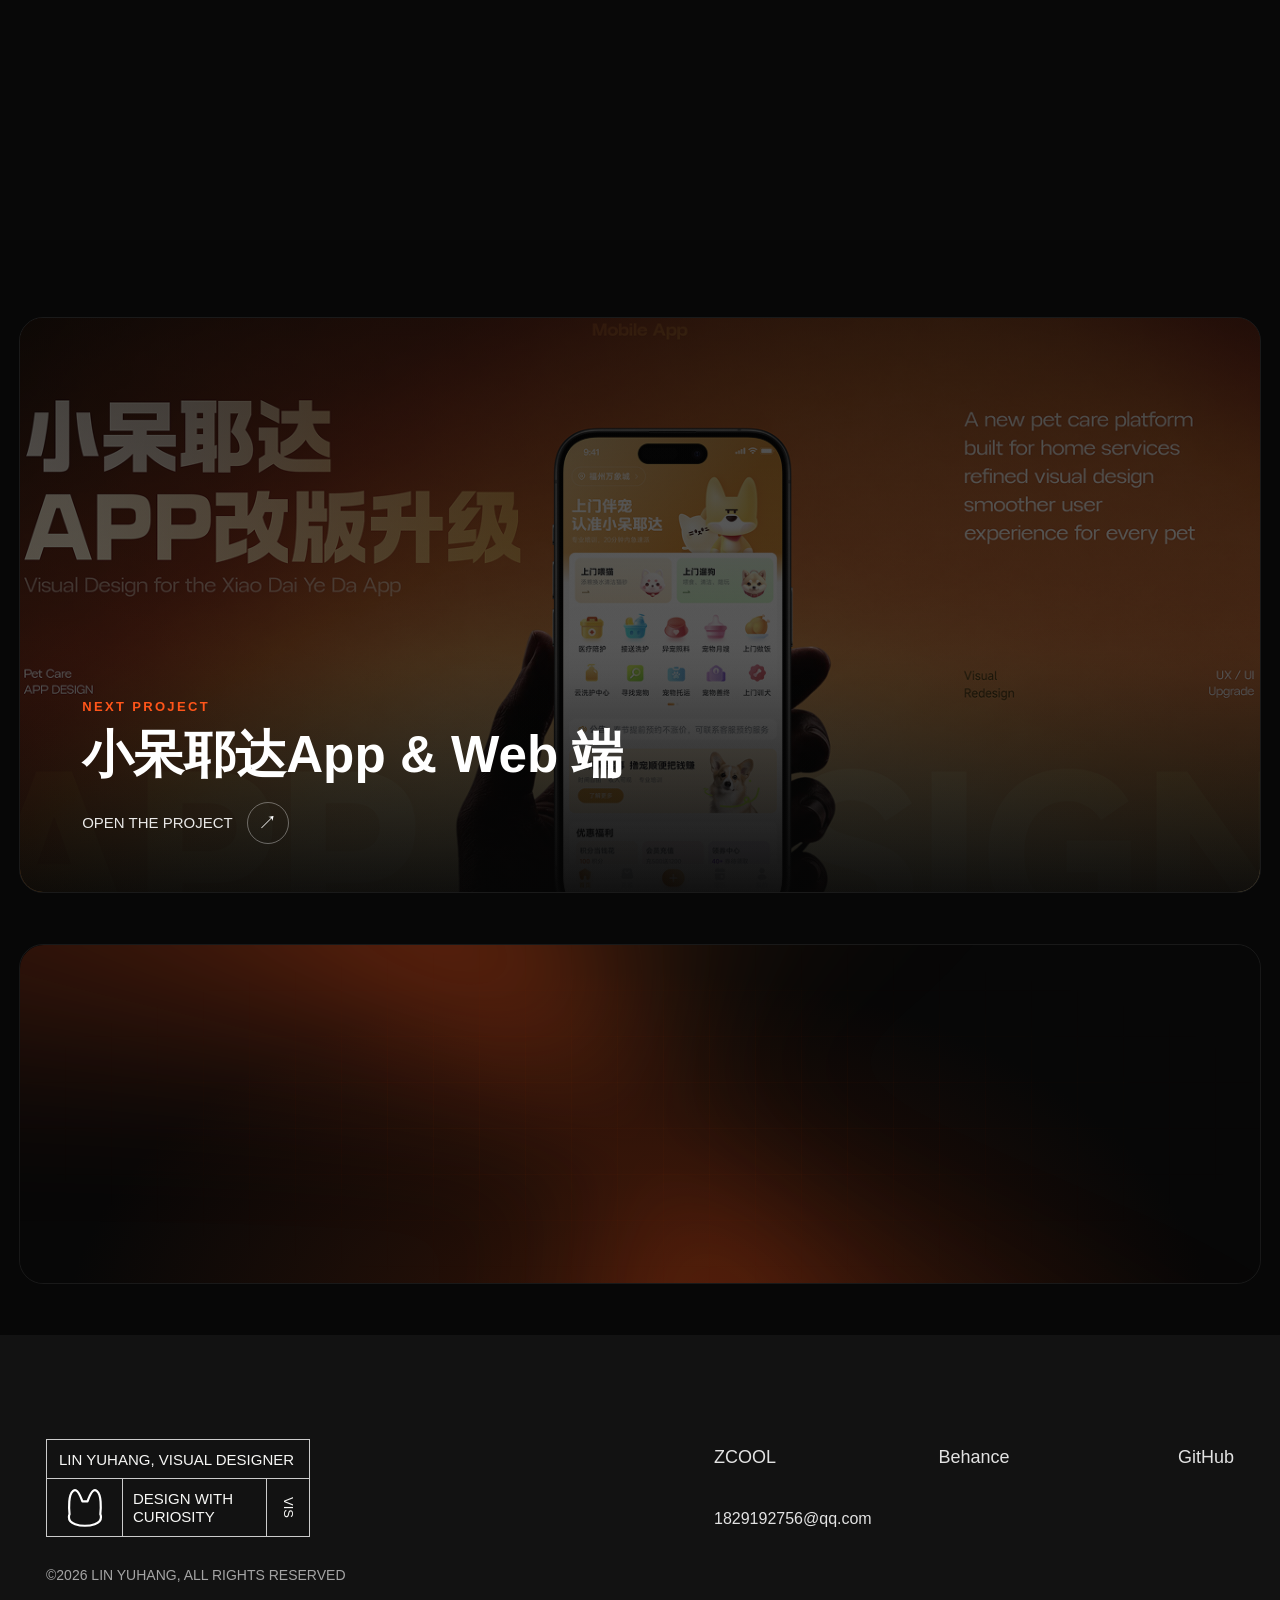
<file: web-design.html>
<!doctype html>
<html lang="zh-CN">
  <head>
    <meta charset="UTF-8" />
    <meta name="viewport" content="width=device-width, initial-scale=1" />
    <meta name="description" content="Comate 官网改版项目，林宇航作品集。" />
    <title>WEB Design · Lin Yuhang</title>
    <link rel="stylesheet" href="ip-design.css?v=48" />
    <link rel="icon" type="image/x-icon" sizes="16x16 32x32 48x48" href="assets/images/ui/site-favicon.ico?v=1" />
    <link rel="icon" type="image/png" sizes="32x32" href="assets/images/ui/site-favicon-32.png?v=1" />
  </head>
  <body class="web-design-page">
    <header class="project-header" data-project-header>
      <a class="back-link" href="index.html" aria-label="返回首页">
        <span aria-hidden="true">←</span><span>BACK TO HOME</span>
      </a>

      <button class="project-menu-toggle" type="button" aria-expanded="false" aria-controls="project-nav" data-project-menu>
        <span></span><span></span><span class="sr-only">打开项目导航</span>
      </button>

      <nav class="project-nav" id="project-nav" aria-label="项目切换">
        <a href="app-redesign.html#frame-4"><span class="nav-roll" aria-hidden="true"><span>0-1 搭建百度AI 作品管理平台</span><span>0-1 搭建百度AI 作品管理平台</span></span><span class="sr-only">0-1 搭建百度AI 作品管理平台</span></a>
        <a class="is-active" href="#frame-19" aria-current="page"><span class="nav-roll" aria-hidden="true"><span>AI Coding 交付实践</span><span>AI Coding 交付实践</span></span><span class="sr-only">AI Coding 交付实践</span></a>
        <a href="other-items.html#frame-1"><span class="nav-roll" aria-hidden="true"><span>小呆耶达App &amp; Web 端</span><span>小呆耶达App &amp; Web 端</span></span><span class="sr-only">小呆耶达App &amp; Web 端</span></a>
        <a href="ip-design.html#frame-31"><span class="nav-roll" aria-hidden="true"><span>AI 辅助品牌视觉设计</span><span>AI 辅助品牌视觉设计</span></span><span class="sr-only">AI 辅助品牌视觉设计</span></a>
        <a href="mood-cloud.html#frame-1"><span class="nav-roll" aria-hidden="true"><span>其他项目</span><span>其他项目</span></span><span class="sr-only">其他项目</span></a>
      </nav>

      <div class="contact-control">
        <button class="contact-button" type="button" aria-expanded="false" aria-controls="project-contact-popover" data-contact-toggle>
          <span class="nav-roll" aria-hidden="true"><span>LET'S TALK</span><span>LET'S TALK</span></span><span class="sr-only">LET'S TALK</span>
        </button>
        <div class="contact-popover" id="project-contact-popover" role="dialog" aria-label="联系我">
          <p>Scan to connect</p>
          <img class="contact-qr" src="assets/images/contact/二维码-反白.png" alt="联系二维码" />
          <div class="wechat-row">
            <span>Hangz-zai</span>
            <button class="wechat-copy" type="button" data-copy-wechat data-tooltip="Copy WeChat ID" aria-label="复制微信号">
              <img class="wechat-copy-icon" src="assets/svg/ui/Copy (复制).svg" alt="" aria-hidden="true" />
              <img class="wechat-check-icon" src="assets/svg/ui/Check-small (校验-小).svg" alt="" aria-hidden="true" />
            </button>
          </div>
        </div>
      </div>
    </header>

    <main class="project-story">
      <section class="project-frame frame-photo" id="frame-19" data-frame="19">
        <img src="assets/projects/comate/images/21.png" alt="Comate 官网改版项目封面" decoding="async" />
      </section>
      <section class="project-frame frame-photo" id="frame-20" data-frame="20">
        <img src="assets/projects/comate/images/22.png" alt="AI coding 的四步落地流程" loading="lazy" decoding="async" />
      </section>
      <section class="project-frame frame-photo" id="frame-21" data-frame="21">
        <img src="assets/projects/comate/images/23.png" alt="先做出一版，再明确方向" loading="lazy" decoding="async" />
      </section>
      <section class="project-frame frame-photo" id="frame-22" data-frame="22">
        <img src="assets/projects/comate/images/24.png" alt="组合多类参考，让 Agent 实现视觉效果" loading="lazy" decoding="async" />
      </section>
      <section class="project-frame frame-photo" id="frame-23" data-frame="23">
        <img src="assets/projects/comate/images/25.png" alt="拆解交互参考，让 Agent 实现复杂交互" loading="lazy" decoding="async" />
      </section>
      <section class="project-frame frame-photo" id="frame-24" data-frame="24">
        <img src="assets/projects/comate/images/26.png" alt="定义规则，再让 Agent 批量生成" loading="lazy" decoding="async" />
      </section>
      <section class="project-frame frame-photo" id="frame-25" data-frame="25">
        <img src="assets/projects/comate/images/27.png" alt="Comate 官网改版成果展示与致谢" loading="lazy" decoding="async" />
      </section>

      <section class="project-outro" id="project-outro" aria-label="下一项目与联系方式">
        <a class="next-case-card outro-reveal" href="other-items.html#frame-1" data-outro-reveal aria-label="查看下一个项目：小呆耶达App &amp; Web 端">
          <span class="next-case-media" aria-hidden="true">
            <img src="assets/images/work/xiaodai-app-cover.png" alt="" loading="lazy" decoding="async" />
          </span>
          <span class="next-case-veil" aria-hidden="true"></span>
          <span class="next-case-content">
            <span class="next-case-kicker">NEXT PROJECT</span>
            <span class="next-case-title" role="heading" aria-level="2">小呆耶达App &amp; Web 端</span>
            <span class="next-case-cta"><span>OPEN THE PROJECT</span><span class="next-case-arrow" aria-hidden="true">↗</span></span>
          </span>
        </a>

        <section class="say-hello-card outro-reveal" data-outro-reveal aria-label="联系我">
          <div class="say-hello-backdrop" aria-hidden="true"></div>
          <div class="say-hello-content">
            <p>LET'S WORK TOGETHER</p>
            <div class="say-hello-contact-control">
              <svg class="say-hello-filter-defs" width="0" height="0" aria-hidden="true" focusable="false">
                <filter id="say-hello-orange" color-interpolation-filters="sRGB">
                  <feFlood flood-color="#FF4E00" result="orange" />
                  <feComposite in="orange" in2="SourceAlpha" operator="in" />
                </filter>
              </svg>
              <button class="say-hello-button" type="button" aria-label="Say hello" aria-expanded="false" aria-controls="say-hello-contact-popover" data-say-hello-contact-toggle>
                <img class="say-hello-label" src="assets/projects/ip-design/svg/hello.svg" alt="" aria-hidden="true" />
                <img class="say-hello-arrow" src="assets/projects/ip-design/svg/箭头 say hello.svg" alt="" aria-hidden="true" />
              </button>
              <div class="contact-popover say-hello-contact-popover" id="say-hello-contact-popover" role="dialog" aria-label="联系二维码">
                <p>Scan to connect</p>
                <img class="contact-qr" src="assets/images/contact/二维码-反白.png" alt="联系二维码" loading="lazy" decoding="async" />
                <div class="wechat-row">
                  <span>Hangz-zai</span>
                  <button class="wechat-copy" type="button" data-copy-wechat data-tooltip="Copy WeChat ID" aria-label="复制微信号">
                    <img class="wechat-copy-icon" src="assets/svg/ui/Copy (复制).svg" alt="" aria-hidden="true" />
                    <img class="wechat-check-icon" src="assets/svg/ui/Check-small (校验-小).svg" alt="" aria-hidden="true" />
                  </button>
                </div>
              </div>
            </div>
          </div>
        </section>
      </section>
    </main>

    <footer class="site-footer site-footer-reference">
      <div class="footer-inner">
        <div class="footer-left">
          <div class="footer-badge" aria-label="Lin Yuhang，Visual Designer，Design with curiosity">
            <div class="footer-badge-title">LIN YUHANG, VISUAL DESIGNER</div>
            <div class="footer-badge-row">
              <span class="footer-globe" aria-hidden="true"><img src="assets/svg/dai'dai_icon.svg" alt="" /></span>
              <span>DESIGN WITH<br />CURIOSITY</span>
              <b>VIS</b>
            </div>
          </div>
          <p class="footer-copyright">©2026 LIN YUHANG, ALL RIGHTS RESERVED</p>
        </div>
        <div class="footer-links">
          <div class="footer-platforms" aria-label="社交链接">
            <a href="https://www.zcool.com.cn/u/27059480" target="_blank" rel="noreferrer">ZCOOL</a>
            <a href="https://www.behance.net/dd5b13a4" target="_blank" rel="noreferrer">Behance</a>
            <a href="https://github.com/AeroL1n?tab=repositories" target="_blank" rel="noreferrer">GitHub</a>
          </div>
          <div class="footer-contact-row">
            <a class="footer-email" href="mailto:1829192756@qq.com">1829192756@qq.com</a>
          </div>
        </div>
      </div>
    </footer>

    <script src="ip-design.js?v=11"></script>
  </body>
</html>
</file>
<file: ip-design.css>
:root {
  --orange: #ff551a;
  --lime: #bcff37;
  --ink: #111216;
  --paper: #f5f5f2;
  --card-radius: 24px;
  --outro-card-gap: clamp(48px, 4vw, 80px);
  --nav-gutter: clamp(24px, 5.2vw, 100px);
  --ease: cubic-bezier(0.2, 0.75, 0.2, 1);
}

* {
  box-sizing: border-box;
}

::selection {
  color: #ffffff;
  background: rgba(205, 86, 42, 0.48);
  text-shadow: none;
}

::-moz-selection {
  color: #ffffff;
  background: rgba(205, 86, 42, 0.48);
  text-shadow: none;
}

.frame-light ::selection {
  color: #111111;
}

.frame-light ::-moz-selection {
  color: #111111;
}

html {
  background: #080808;
  scroll-behavior: smooth;
}

body {
  margin: 0;
  overflow-x: hidden;
  color: #fff;
  background: #080808;
  font-family: "PingFang SC", "Hiragino Sans GB", "Microsoft YaHei", Arial, sans-serif;
  -webkit-font-smoothing: antialiased;
}

a {
  color: inherit;
  text-decoration: none;
}

button {
  font: inherit;
}

.sr-only {
  position: absolute;
  width: 1px;
  height: 1px;
  padding: 0;
  margin: -1px;
  overflow: hidden;
  clip: rect(0, 0, 0, 0);
  white-space: nowrap;
  border: 0;
}

.project-header {
  --nav-color: rgba(255, 255, 255, 0.82);
  position: fixed;
  z-index: 100;
  inset: 0 0 auto;
  height: 88px;
  padding: 0 var(--nav-gutter);
  display: grid;
  grid-template-columns: 1fr auto 1fr;
  align-items: center;
  color: var(--nav-color);
  mix-blend-mode: normal;
  transform: translateY(0);
  visibility: visible;
  transition: transform 420ms var(--ease), visibility 0s linear 0s;
  will-change: transform;
}

.project-header::before {
  content: "";
  position: absolute;
  z-index: 0;
  top: 14px;
  right: max(16px, calc(var(--nav-gutter) - 24px));
  left: max(16px, calc(var(--nav-gutter) - 24px));
  height: 60px;
  border: 1px solid rgba(255, 255, 255, 0.16);
  border-radius: 8px;
  background: rgba(12, 12, 12, 0.34);
  box-shadow:
    inset 0 1px 0 rgba(255, 255, 255, 0.16),
    inset 0 -1px 0 rgba(255, 255, 255, 0.04),
    0 12px 34px rgba(0, 0, 0, 0.18);
  opacity: 1;
  transform: translateY(0) scaleY(1);
  -webkit-backdrop-filter: blur(24px) saturate(1.32) brightness(0.9);
  backdrop-filter: blur(24px) saturate(1.32) brightness(0.9);
  transition: opacity 260ms ease, transform 360ms var(--ease);
  pointer-events: none;
}

.project-header.is-scrolled {
  --nav-color: rgba(255, 255, 255, 0.82);
  mix-blend-mode: normal;
}

.project-header.is-scrolled::before {
  opacity: 1;
  transform: translateY(0) scaleY(1);
}

.project-header.is-hidden {
  transform: translateY(calc(-100% - 12px));
  visibility: hidden;
  pointer-events: none;
  transition: transform 420ms var(--ease), visibility 0s linear 420ms;
}

.back-link,
.project-nav a,
.contact-button {
  position: relative;
  display: inline-flex;
  align-items: flex-start;
  overflow: hidden;
  height: 34px;
  border: 0;
  color: inherit;
  background: transparent;
  font-size: 14px;
  font-weight: 500;
  letter-spacing: 0;
  line-height: 34px;
  cursor: pointer;
}

.back-link {
  z-index: 1;
  align-items: center;
  justify-self: start;
  gap: 9px;
  overflow: visible;
}

.back-link span:first-child {
  display: grid;
  width: 20px;
  height: 34px;
  flex: 0 0 20px;
  place-items: center;
  font-size: 20px;
  line-height: 1;
  transition: transform 260ms var(--ease);
}

.back-link:hover span:first-child,
.back-link:focus-visible span:first-child {
  transform: translateX(-5px);
}

.project-nav {
  position: relative;
  z-index: 1;
  grid-column: 2;
  display: flex;
  align-items: center;
  gap: clamp(20px, 2.5vw, 46px);
}

.project-nav a,
.contact-button {
  --roll-height: 34px;
}

.nav-roll {
  display: flex;
  flex: 0 0 auto;
  flex-direction: column;
  line-height: 1;
  transform: translateY(0);
  transition: transform 420ms var(--ease);
  will-change: transform;
}

.nav-roll > span {
  display: block;
  height: var(--roll-height);
  white-space: nowrap;
  line-height: var(--roll-height);
}

.project-nav a:hover .nav-roll,
.project-nav a:focus-visible .nav-roll,
.contact-button:hover .nav-roll,
.contact-button:focus-visible .nav-roll,
.contact-control:has(.contact-popover.is-open) .contact-button .nav-roll {
  transform: translateY(calc(-1 * var(--roll-height)));
}

.project-nav a::after,
.contact-button::after {
  content: "";
  position: absolute;
  right: 0;
  bottom: 3px;
  left: 0;
  height: 1px;
  background: currentColor;
  transform: scaleX(0);
  transform-origin: right;
  transition: transform 240ms ease;
}

.project-nav a:hover::after,
.project-nav a:focus-visible::after,
.project-nav a.is-active::after,
.contact-button:hover::after,
.contact-button:focus-visible::after,
.contact-control:has(.contact-popover.is-open) .contact-button::after {
  transform: scaleX(1);
  transform-origin: left;
}

.project-nav a.is-active {
  color: #fff;
}

.contact-control {
  position: relative;
  z-index: 1;
  justify-self: end;
}

.contact-popover {
  position: absolute;
  right: 0;
  top: calc(100% + 18px);
  display: grid;
  gap: 10px;
  width: 168px;
  padding: 12px;
  border: 1px solid rgba(255, 255, 255, 0.26);
  border-radius: 8px;
  color: rgba(255, 255, 255, 0.92);
  background:
    linear-gradient(145deg, rgba(255, 255, 255, 0.13), rgba(255, 255, 255, 0.035) 48%, rgba(0, 0, 0, 0.08)),
    rgba(18, 18, 18, 0.22);
  box-shadow:
    inset 0 1px 0 rgba(255, 255, 255, 0.2),
    inset 0 -1px 0 rgba(255, 255, 255, 0.06),
    0 22px 56px rgba(0, 0, 0, 0.34);
  -webkit-backdrop-filter: blur(48px) saturate(1.55) brightness(0.98) contrast(1.04);
  backdrop-filter: blur(48px) saturate(1.55) brightness(0.98) contrast(1.04);
  opacity: 0;
  pointer-events: none;
  transform: translateY(8px) scale(0.96);
  transform-origin: top right;
  transition: opacity 180ms ease, transform 180ms ease;
}

.contact-popover p {
  margin: 0;
  color: rgba(255, 255, 255, 0.68);
  font-size: 11px;
  text-transform: uppercase;
}

.contact-qr {
  width: 144px;
  height: 144px;
  border: 1px solid rgba(255, 255, 255, 0.14);
  border-radius: 4px;
  object-fit: cover;
}

.contact-popover.is-open,
.contact-control:hover .contact-popover,
.contact-popover:hover {
  opacity: 1;
  pointer-events: auto;
  transform: translateY(0) scale(1);
}

@media (min-width: 801px) and (hover: hover) and (pointer: fine) {
  .project-header > .contact-control::before {
    content: "";
    position: absolute;
    z-index: 3;
    top: calc(100% - 4px);
    left: 50%;
    width: 260px;
    height: 40px;
    transform: translateX(-50%);
    pointer-events: auto;
  }
}

.wechat-row {
  display: flex;
  min-height: 24px;
  align-items: center;
  justify-content: space-between;
  gap: 8px;
  color: rgba(255, 255, 255, 0.82);
  font-size: 12px;
}

.wechat-copy {
  position: relative;
  display: grid;
  width: 24px;
  height: 24px;
  padding: 0;
  place-items: center;
  border: 0;
  background: transparent;
  cursor: pointer;
}

.wechat-copy img {
  position: absolute;
  inset: 3px;
  width: 18px;
  height: 18px;
  filter: invert(1) brightness(1.16);
  transition: opacity 240ms ease, transform 240ms var(--ease);
}

.wechat-check-icon {
  opacity: 0;
  transform: translateY(7px) scale(0.72);
}

.wechat-copy.is-copied .wechat-copy-icon {
  opacity: 0;
  transform: translateY(-7px) scale(0.72);
}

.wechat-copy.is-copied .wechat-check-icon {
  opacity: 1;
  transform: translateY(0) scale(1);
}

.project-menu-toggle {
  display: none;
}

.project-story {
  background: #070707;
}

.project-frame {
  position: relative;
  width: 100%;
  aspect-ratio: 16 / 9;
  overflow: hidden;
  isolation: isolate;
  background: #fff;
}

.project-frame > img {
  position: absolute;
  z-index: 0;
  inset: 0;
  display: block;
  width: 100%;
  height: 100%;
  object-fit: cover;
  opacity: 0;
  transform: scale(1.025) translateY(18px);
  transition: opacity 800ms ease, transform 1200ms var(--ease);
}

.project-frame.is-visible > img {
  opacity: 1;
  transform: scale(1) translateY(0);
}

.sticker-showcase {
  background: #fff;
}

.sticker-card-stage {
  position: absolute;
  inset: 0;
}

.sticker-card {
  position: absolute;
  z-index: 1;
  top: var(--sticker-y);
  left: var(--sticker-x);
  width: 20.3646%;
  aspect-ratio: 391 / 375;
  padding: 0;
  overflow: visible;
  border: 0;
  border-radius: 0;
  outline: none;
  background: transparent;
  cursor: pointer;
  opacity: 0;
  transform: translate3d(0, 18px, 0) scale(0.985);
  transform-origin: center;
  transition:
    opacity 560ms ease calc(var(--sticker-order) * 34ms),
    transform 720ms var(--ease) calc(var(--sticker-order) * 34ms);
  will-change: transform;
  -webkit-tap-highlight-color: transparent;
}

.sticker-showcase.is-visible .sticker-card {
  opacity: 1;
  transform: translate3d(0, 0, 0) scale(1);
}

.sticker-showcase.is-visible .sticker-card:is(:hover, :focus-visible, .is-active) {
  z-index: 4;
  transform: translate3d(0, -10px, 0) scale(1.018);
  transition-delay: 0ms;
  transition-duration: 320ms;
}

.sticker-card-art,
.sticker-card-art > img {
  position: absolute;
  inset: 0;
  display: block;
  width: 100%;
  height: 100%;
}

.sticker-card-art {
  overflow: visible;
  pointer-events: none;
}

.sticker-card-art > img {
  object-fit: contain;
  user-select: none;
  -webkit-user-drag: none;
  transition: opacity 180ms ease;
}

.sticker-card-motion {
  opacity: 0;
}

.sticker-card-base,
.sticker-card-static {
  opacity: 1;
}

.sticker-card-static,
.sticker-card-motion {
  top: 50% !important;
  left: 50% !important;
  width: var(--sticker-media-width) !important;
  height: auto !important;
  object-fit: contain !important;
  transform: translate(-50%, -50%);
}

.sticker-card.is-motion-ready .sticker-card-motion {
  opacity: 1;
}

.sticker-card.is-motion-ready .sticker-card-static {
  opacity: 0;
}

.sticker-card:focus-visible::after {
  content: "";
  position: absolute;
  z-index: 5;
  inset: 15.9% 15.4% 16.1%;
  border: 2px solid #ff761b;
  border-radius: 13px;
  pointer-events: none;
}

.sticker-qr {
  position: absolute;
  z-index: 2;
  top: 67.0029%;
  left: 83.7629%;
  width: 14.2708%;
  aspect-ratio: 274 / 295.484;
  opacity: 0;
  transform: translateY(14px);
  transition: opacity 520ms ease 420ms, transform 680ms var(--ease) 420ms;
}

.sticker-showcase.is-visible .sticker-qr {
  opacity: 1;
  transform: translateY(0);
}

.sticker-qr > img {
  position: absolute;
  display: block;
  height: auto;
}

.sticker-qr-label {
  z-index: 2;
  top: 0;
  left: 31.2967%;
  width: 37.2263%;
}

.sticker-qr-arrow {
  z-index: 2;
  top: 12.004%;
  left: 43.2482%;
  width: 13.5036%;
}

.sticker-qr-code {
  z-index: 1;
  top: 7.2707%;
  left: 0;
  width: 100%;
}

.sticker-qr-hit {
  position: absolute;
  z-index: 3;
  top: 28.183%;
  left: 22.552%;
  width: 54.728%;
  height: 50.749%;
  border-radius: 10px;
  outline: none;
}

@media (min-width: 801px) and (hover: hover) and (pointer: fine) {
  .sticker-qr-label,
  .sticker-qr-arrow {
    opacity: 0;
    transform: translateY(7px);
    transition: opacity 220ms ease, transform 320ms var(--ease);
  }

  .sticker-qr:has(.sticker-qr-hit:hover) .sticker-qr-label,
  .sticker-qr:has(.sticker-qr-hit:hover) .sticker-qr-arrow,
  .sticker-qr:has(.sticker-qr-hit:focus-visible) .sticker-qr-label,
  .sticker-qr:has(.sticker-qr-hit:focus-visible) .sticker-qr-arrow {
    opacity: 1;
    transform: translateY(0);
  }

  .sticker-qr-hit:focus-visible {
    box-shadow: 0 0 0 2px #ff761b;
  }
}

.frame-light {
  background: #f6f6f5;
}

.frame-dark,
.frame-photo {
  background: #080808;
}

.frame-html,
.section-copy,
.character-copy,
.extension-copy,
.frame-end-copy,
.finale-copy {
  position: absolute;
  z-index: 2;
}

.frame-31-copy {
  top: 15.5%;
  left: 5.2%;
  width: 48%;
  padding: 1.5vw 5vw 2vw 0;
  background: linear-gradient(90deg, rgba(24, 13, 6, 0.78), rgba(24, 13, 6, 0));
}

.frame-31-copy .eyebrow {
  margin: 0 0 2.4vw;
  font-size: clamp(10px, 1.15vw, 22px);
  font-weight: 600;
}

.frame-31-copy h1 {
  margin: 0;
  font-size: clamp(44px, 7.6vw, 146px);
  font-weight: 600;
  line-height: 0.96;
}

.frame-31-copy h2 {
  margin: 1.8vw 0 0;
  font-size: clamp(18px, 2.2vw, 42px);
}

.frame-31-copy > p:last-child {
  max-width: 43em;
  margin: 6.5vw 0 0;
  color: rgba(255, 255, 255, 0.72);
  font-size: clamp(10px, 0.9vw, 17px);
  line-height: 1.7;
}

.section-copy h2 {
  margin: 0;
  font-size: clamp(26px, 3.1vw, 60px);
  font-weight: 600;
  line-height: 1.1;
}

.frame-32-video {
  position: absolute;
  z-index: 0;
  inset: 0;
  display: block;
  width: 100%;
  height: 100%;
  object-fit: cover;
  opacity: 0;
  transform: scale(1.012);
  transition: opacity 700ms ease, transform 1000ms var(--ease);
}

.frame-32.is-visible .frame-32-video {
  opacity: 1;
  transform: scale(1);
}

.project-frame.frame-32 > .frame-32-shade {
  position: absolute;
  z-index: 1;
  inset: auto 0 0;
  display: block;
  width: 100%;
  height: auto;
  aspect-ratio: auto;
  object-fit: fill;
  opacity: 1;
  transform: none;
  transition: none;
  pointer-events: none;
}

.project-frame.frame-32 > .frame-32-intro {
  position: absolute;
  z-index: 2;
  top: auto;
  right: auto;
  bottom: 5.35%;
  left: 50%;
  display: block;
  width: 41.77%;
  height: auto;
  aspect-ratio: auto;
  object-fit: contain;
  opacity: 1;
  transform: translateX(-50%);
  transition: none;
  pointer-events: none;
}

.section-copy {
  top: 9.3%;
  left: 5.2%;
  width: 45%;
  color: var(--ink);
}

.section-copy-on-dark {
  color: #fff;
}

.section-copy p {
  margin: 1.4vw 0 0;
  color: rgba(26, 28, 34, 0.62);
  font-size: clamp(12px, 1.25vw, 24px);
}

.section-copy-on-dark p {
  color: rgba(255, 255, 255, 0.64);
}

.title-reveal {
  position: relative;
  display: inline-block;
  overflow: hidden;
}

.title-reveal > span {
  position: absolute;
  z-index: 3;
  inset: 0;
  background: var(--orange);
  transform: translateX(0);
}

.title-reveal h2 {
  opacity: 0;
  transform: translateY(18px);
}

.title-reveal.is-title-visible > span {
  animation: cover-wipe 900ms var(--ease) forwards;
}

.title-reveal.is-title-visible h2 {
  animation: text-rise 650ms 170ms var(--ease) forwards;
}

@keyframes cover-wipe {
  to { transform: translateX(102%); }
}

@keyframes text-rise {
  to { opacity: 1; transform: translateY(0); }
}

.character-copy {
  top: 4.8%;
  bottom: 4.8%;
  left: 3.6%;
  width: 25.5%;
  padding: 1.2vw 1vw 1vw;
  color: #070707;
  background: rgba(255, 255, 255, 0.98);
  opacity: 0;
  transform: translateY(28px);
  transition: opacity 620ms ease, transform 820ms var(--ease);
}

.project-frame.is-visible .character-copy {
  opacity: 1;
  transform: translateY(0);
}

.character-copy > p:first-child {
  margin: 0 0 0.3vw;
  color: #79808a;
  font-size: clamp(9px, 0.8vw, 15px);
  font-weight: 600;
}

.character-copy h2 {
  margin: 0;
  font-size: clamp(23px, 3.3vw, 64px);
  font-weight: 700;
  line-height: 0.9;
  overflow-wrap: anywhere;
}

.character-copy h3 {
  margin: 1vw 0 17vw;
  font-size: clamp(22px, 3vw, 58px);
  line-height: 1;
}

.character-copy p:not(:first-child) {
  margin: 0;
  color: #777;
  font-size: clamp(10px, 1.05vw, 20px);
  line-height: 1.55;
}

.character-copy blockquote {
  margin: 1.2vw 0 0;
  font-size: clamp(14px, 1.55vw, 30px);
  font-weight: 700;
}

.extension-copy {
  left: 20.7%;
  bottom: 8.5%;
  display: grid;
  grid-template-columns: 12vw 1fr;
  gap: 2vw;
  width: 59%;
  color: #101115;
}

.extension-copy h2,
.extension-copy p {
  margin: 0;
}

.extension-copy h2 {
  font-size: clamp(15px, 1.8vw, 34px);
  line-height: 0.95;
}

.extension-copy p {
  font-size: clamp(9px, 0.88vw, 17px);
  font-weight: 600;
  line-height: 1.65;
}

.frame-end-copy {
  right: 14%;
  bottom: 3.5%;
  left: 14%;
  text-align: center;
  text-shadow: 0 2px 12px rgba(0, 0, 0, 0.65);
}

.frame-end-copy strong,
.frame-end-copy span {
  display: block;
}

.frame-end-copy strong {
  font-size: clamp(18px, 2.1vw, 40px);
}

.frame-end-copy span {
  font-size: clamp(8px, 0.7vw, 13px);
  letter-spacing: 0.5em;
}

.frame-end-copy p {
  margin: 0.8vw 0 0;
  color: rgba(255, 255, 255, 0.64);
  font-size: clamp(8px, 0.8vw, 15px);
}

.finale-copy {
  top: 12%;
  left: 5.2%;
  text-shadow: 0 2px 18px rgba(0, 0, 0, 0.35);
}

.finale-copy p {
  margin: 0 0 1vw;
  font-size: clamp(10px, 1vw, 19px);
}

.finale-copy h2 {
  margin: 0;
  font-size: clamp(44px, 6.5vw, 124px);
  line-height: 0.9;
}

.project-outro {
  padding: clamp(48px, 6vw, 96px) clamp(16px, 1.5vw, 24px) var(--outro-card-gap);
  background: #070707;
}

/* Let an open Say Hello popover paint above the following Footer. */
.project-outro:has(.say-hello-contact-control:hover),
.project-outro:has(.say-hello-contact-control:focus-within),
.project-outro:has(.say-hello-contact-popover.is-open) {
  position: relative;
  z-index: 2;
}

.next-case-card {
  position: relative;
  display: flex;
  min-height: clamp(430px, 64vh, 760px);
  align-items: flex-end;
  overflow: hidden;
  isolation: isolate;
  border: 1px solid rgba(255, 255, 255, 0.08);
  border-radius: var(--card-radius);
}

.next-case-media,
.next-case-veil {
  position: absolute;
  inset: 0;
}

.next-case-media {
  z-index: 0;
  background: #101010;
}

.next-case-media img {
  display: block;
  width: 100%;
  height: 100%;
  object-fit: cover;
  object-position: center 10%;
  filter: grayscale(35%) brightness(0.72);
  transform: scale(1.03);
  transition: transform 1s var(--ease), filter 700ms ease;
}

/* Keep the IP artwork's character group visible in the wide next-project crop. */
.next-case-media img.next-case-image--ip {
  object-position: center 68%;
}

.next-case-veil {
  z-index: 1;
  background:
    linear-gradient(180deg, rgba(5, 5, 5, 0.62), rgba(5, 5, 5, 0.34) 34%, rgba(5, 5, 5, 0.12) 62%),
    linear-gradient(0deg, rgba(5, 5, 5, 0.92), rgba(5, 5, 5, 0.46) 42%, rgba(5, 5, 5, 0.12));
  transition: opacity 700ms ease;
  pointer-events: none;
}

.next-case-content {
  position: relative;
  z-index: 2;
  display: flex;
  width: 100%;
  padding: 3rem clamp(24px, 5%, 80px);
  flex-direction: column;
  gap: 16px;
}

.next-case-kicker {
  color: var(--orange);
  font-size: 13px;
  font-weight: 600;
  letter-spacing: 0.18em;
}

.next-case-title {
  max-width: 20ch;
  color: #fff;
  font-size: clamp(32px, 4vw, 68px);
  font-weight: 600;
  line-height: 0.98;
  transition: transform 600ms var(--ease);
}

.next-case-cta {
  display: inline-flex;
  width: max-content;
  margin-top: 6px;
  align-items: center;
  gap: 14px;
  color: rgba(255, 255, 255, 0.9);
  font-size: 15px;
  font-weight: 500;
}

.next-case-arrow {
  display: grid;
  width: 42px;
  height: 42px;
  place-items: center;
  border: 1px solid rgba(255, 255, 255, 0.35);
  border-radius: 50%;
  color: #fff;
  font-size: 19px;
  transition: color 400ms var(--ease), background 400ms var(--ease), border-color 400ms var(--ease), transform 400ms var(--ease);
}

.next-case-card:hover .next-case-media img,
.next-case-card:focus-visible .next-case-media img {
  filter: grayscale(0%) brightness(0.92);
  transform: scale(1.09);
}

.next-case-card:hover .next-case-title,
.next-case-card:focus-visible .next-case-title {
  transform: translateX(8px);
}

.next-case-card:hover .next-case-arrow,
.next-case-card:focus-visible .next-case-arrow {
  color: #080808;
  border-color: var(--orange);
  background: var(--orange);
  transform: translateY(-4px) rotate(45deg);
}

.say-hello-card {
  position: relative;
  min-height: clamp(340px, 24vw, 420px);
  margin-top: var(--outro-card-gap);
  overflow: visible;
  isolation: auto;
  display: grid;
  padding: clamp(64px, 7vw, 108px) 5%;
  place-items: center;
  border: 1px solid rgba(255, 255, 255, 0.07);
  border-radius: var(--card-radius);
  text-align: center;
}

.say-hello-backdrop {
  position: absolute;
  z-index: 0;
  inset: 0;
  overflow: hidden;
  border-radius: inherit;
  background: radial-gradient(at 50% 120%, #321408 0%, #070707 66%);
}

.say-hello-backdrop::before {
  content: "";
  position: absolute;
  z-index: 0;
  inset: -35%;
  background: conic-gradient(from 210deg at 50% 50%, transparent 0 16%, rgba(255, 85, 26, 0.72) 28%, rgba(255, 118, 27, 0.18) 42%, transparent 58% 72%, rgba(255, 85, 26, 0.52) 86%, transparent 100%);
  filter: blur(72px);
  opacity: 0.58;
  animation: say-hello-flow 18s ease-in-out infinite alternate;
  will-change: transform;
}

.say-hello-backdrop::after {
  content: "";
  position: absolute;
  z-index: 1;
  inset: -1px;
  opacity: 0.36;
  background-image:
    linear-gradient(rgba(255, 85, 26, 0.07) 1px, transparent 1px),
    linear-gradient(90deg, rgba(255, 85, 26, 0.07) 1px, transparent 1px);
  background-size: 46px 46px;
  -webkit-mask-image: radial-gradient(#000 28%, transparent 78%);
  mask-image: radial-gradient(#000 28%, transparent 78%);
  animation: say-hello-grid 18s linear infinite;
  pointer-events: none;
}

.say-hello-content {
  position: relative;
  z-index: 2;
  display: flex;
  flex-direction: column;
  align-items: center;
  gap: 6px;
  transform: translateY(8px);
}

.say-hello-content > p {
  margin: 0;
  color: rgba(255, 255, 255, 0.52);
  font-size: clamp(16px, 1.5vw, 26px);
  font-style: italic;
  font-weight: 300;
}

.say-hello-content.is-scroll-progress > p,
.say-hello-content.is-scroll-progress .say-hello-contact-control {
  will-change: opacity, transform;
}

.say-hello-contact-control {
  position: relative;
  width: clamp(420px, 34vw, 680px);
  max-width: 100%;
  margin-inline: auto;
}

.say-hello-filter-defs {
  position: absolute;
  width: 0;
  height: 0;
  overflow: hidden;
  pointer-events: none;
}

.say-hello-contact-control::before {
  content: "";
  position: absolute;
  z-index: 4;
  top: calc(100% - 4px);
  right: -28px;
  bottom: auto;
  left: -28px;
  height: 30px;
  pointer-events: auto;
}

.say-hello-button {
  display: grid;
  grid-template-columns: minmax(0, 1fr) 4%;
  column-gap: 4.2%;
  width: 100%;
  padding: 0;
  align-items: center;
  border: 0;
  color: #fff;
  background: transparent;
  cursor: pointer;
  transition: transform 220ms ease;
  margin-inline: auto;
}

.say-hello-button .say-hello-label {
  display: block;
  width: 100%;
  height: auto;
  transition: filter 240ms ease;
}

.say-hello-button .say-hello-arrow {
  display: block;
  width: 100%;
  height: auto;
  opacity: 0.94;
  transition: filter 220ms ease, opacity 220ms ease;
}

.say-hello-button .say-hello-arrow {
  transition: filter 220ms ease, opacity 220ms ease, transform 320ms var(--ease);
  transform-origin: center;
}

.say-hello-button:hover,
.say-hello-button:focus-visible,
.say-hello-contact-control:has(.say-hello-contact-popover.is-open) .say-hello-button {
  outline: none;
}

.say-hello-button:hover .say-hello-arrow,
.say-hello-button:focus-visible .say-hello-arrow,
.say-hello-contact-control:has(.say-hello-contact-popover.is-open) .say-hello-arrow {
  opacity: 1;
  filter: url("#say-hello-orange");
}

.say-hello-button:hover .say-hello-label,
.say-hello-button:focus-visible .say-hello-label,
.say-hello-contact-control:has(.say-hello-contact-popover.is-open) .say-hello-label {
  filter: url("#say-hello-orange");
}

.say-hello-button:hover .say-hello-arrow,
.say-hello-button:focus-visible .say-hello-arrow,
.say-hello-contact-control:has(.say-hello-contact-popover.is-open) .say-hello-arrow {
  transform: scale(1.08);
}

.say-hello-button:active {
  transform: translateY(-1px) scale(0.99);
}

.say-hello-contact-popover {
  z-index: 20;
  background-color: rgba(18, 18, 18, 0.18);
  -webkit-backdrop-filter: blur(52px) saturate(1.65) brightness(0.98) contrast(1.04);
  backdrop-filter: blur(52px) saturate(1.65) brightness(0.98) contrast(1.04);
  will-change: opacity, transform, backdrop-filter;
  top: calc(100% + 18px);
  right: 50%;
  bottom: auto;
  transform: translate(50%, -8px) scale(0.96);
  transform-origin: top center;
}

.say-hello-contact-popover.is-open,
.say-hello-contact-control:hover .say-hello-contact-popover,
.say-hello-contact-control:focus-within .say-hello-contact-popover,
.say-hello-contact-popover:hover {
  opacity: 1;
  pointer-events: auto;
  transform: translate(50%, 0) scale(1);
}

.outro-reveal {
  opacity: 0;
  transform: translateY(44px);
  transition: opacity 760ms ease, transform 980ms var(--ease);
}

.outro-reveal.is-visible {
  opacity: 1;
  transform: translateY(0);
}

.site-footer.site-footer-reference {
  position: relative;
  display: block;
  min-height: 380px;
  padding: 104px 46px 72px;
  overflow: hidden;
  color: #f7f7f5;
  background: #121212;
}

.footer-inner {
  display: grid;
  grid-template-columns: minmax(264px, 1fr) minmax(440px, 520px);
  gap: clamp(80px, 10vw, 180px);
  align-items: start;
  width: min(100%, 1600px);
  margin: 0 auto;
}

.footer-left {
  display: grid;
  justify-self: start;
  gap: 30px;
  width: max-content;
}

.footer-badge {
  width: 264px;
  border: 1px solid rgba(255, 255, 255, 0.78);
  font-size: 15px;
  line-height: 1.2;
  text-transform: uppercase;
}

.footer-badge-title {
  padding: 11px 12px 9px;
  border-bottom: 1px solid rgba(255, 255, 255, 0.78);
  white-space: nowrap;
}

.footer-badge-row {
  display: grid;
  grid-template-columns: 76px 1fr 42px;
  min-height: 57px;
  align-items: center;
}

.footer-badge-row > * {
  display: grid;
  height: 100%;
  align-items: center;
  padding: 0 10px;
}

.footer-globe {
  place-items: center;
  border-right: 1px solid rgba(255, 255, 255, 0.78);
}

.footer-globe img {
  display: block;
  width: 42px;
  height: 42px;
  object-fit: contain;
}

.footer-badge-row span:nth-child(2) {
  border-right: 1px solid rgba(255, 255, 255, 0.78);
}

.footer-badge-row b {
  place-items: center;
  font-size: 13px;
  font-weight: 400;
  writing-mode: vertical-rl;
}

.site-footer-reference .footer-copyright {
  justify-self: start;
  margin: 0;
  color: rgba(255, 255, 255, 0.62);
  font-size: 14px;
  text-transform: uppercase;
  white-space: nowrap;
}

.footer-links {
  display: grid;
  gap: 42px;
  width: 100%;
  margin-top: 8px;
}

.footer-platforms {
  display: grid;
  grid-template-columns: repeat(3, minmax(0, 1fr));
  align-items: center;
}

.site-footer-reference .footer-links a {
  align-self: auto;
  width: fit-content;
  color: rgba(255, 255, 255, 0.88);
  font-size: 18px;
  font-weight: 400;
  text-align: left;
  transition: color 180ms ease, transform 180ms ease;
}

.footer-platforms a:nth-child(2) {
  justify-self: center;
}

.footer-platforms a:nth-child(3) {
  justify-self: end;
}

.site-footer-reference .footer-links a:hover,
.site-footer-reference .footer-links a:focus-visible {
  color: var(--orange);
  outline: none;
  transform: translateX(5px);
}

.site-footer-reference .footer-links a:active {
  color: #fff;
  transform: translateX(2px) scale(0.98);
}

.footer-contact-row {
  display: flex;
  align-items: center;
  justify-content: flex-start;
  gap: 28px;
}

.site-footer-reference .footer-links .footer-email {
  font-size: 16px;
}

@keyframes say-hello-flow {
  0% { transform: translate3d(-8%, -3%, 0) rotate(-8deg) scale(0.94); }
  48% { transform: translate3d(7%, 5%, 0) rotate(7deg) scale(1.05); }
  100% { transform: translate3d(-2%, 10%, 0) rotate(17deg) scale(1); }
}

@keyframes say-hello-grid {
  to { background-position: 46px 46px, 46px 46px; }
}

.reveal-copy {
  opacity: 0;
  transform: translateY(34px);
  transition: opacity 720ms ease, transform 920ms var(--ease);
}

.project-frame.is-visible .reveal-copy {
  opacity: 1;
  transform: translateY(0);
}

/* Exported desktop artwork already contains outlined type. Keep the HTML
   transcript in the same section without drawing a duplicate visual layer. */
@media (min-width: 801px) {
  .frame-html,
  .section-copy,
  .character-copy,
  .extension-copy,
  .frame-end-copy,
  .finale-copy {
    opacity: 0.001 !important;
    pointer-events: none;
    transition: none;
  }
}

@media (max-width: 1100px) {
  .project-nav {
    gap: 18px;
  }

  .project-nav a,
  .back-link,
  .contact-button {
    font-size: 12px;
  }
}

@media (max-width: 900px) {
  .site-footer.site-footer-reference {
    min-height: 520px;
    padding: 80px 20px 64px;
  }

  .footer-inner {
    grid-template-columns: 1fr;
    gap: 54px;
  }

  .footer-links {
    gap: 30px;
    margin-top: 0;
  }

  .site-footer-reference .footer-links a,
  .site-footer-reference .footer-links .footer-email {
    font-size: 15px;
  }
}

@media (max-width: 800px) {
  :root {
    --nav-gutter: 20px;
  }

  .project-header {
    height: 72px;
    grid-template-columns: 1fr auto 1fr;
    mix-blend-mode: normal;
  }

  .project-header::before {
    top: 9px;
    right: 12px;
    left: 12px;
    height: 54px;
    opacity: 1;
    transform: none;
    background: rgba(10, 10, 10, 0.5);
  }

  .back-link span:last-child {
    display: none;
  }

  .back-link span:first-child {
    font-size: 24px;
  }

  .project-menu-toggle {
    position: relative;
    z-index: 2;
    grid-column: 2;
    display: grid;
    width: 42px;
    height: 42px;
    padding: 12px 8px;
    align-content: center;
    gap: 6px;
    border: 0;
    color: #fff;
    background: transparent;
  }

  .project-menu-toggle > span:not(.sr-only) {
    display: block;
    width: 26px;
    height: 1px;
    background: currentColor;
    transition: transform 260ms ease;
  }

  .menu-open .project-menu-toggle > span:first-child {
    transform: translateY(3.5px) rotate(45deg);
  }

  .menu-open .project-menu-toggle > span:nth-child(2) {
    transform: translateY(-3.5px) rotate(-45deg);
  }

  .project-nav {
    position: fixed;
    z-index: 1;
    top: 0;
    right: auto;
    bottom: auto;
    left: calc(-1 * var(--nav-gutter));
    grid-column: 1 / -1;
    display: flex;
    width: 100vw;
    min-height: 100svh;
    flex-direction: column;
    align-items: flex-start;
    justify-content: center;
    gap: 14px;
    padding: 100px 28px 70px;
    color: #fff;
    background: rgba(8, 8, 8, 0.96);
    opacity: 0;
    pointer-events: none;
    transform: translateY(-14px);
    transition: opacity 260ms ease, transform 320ms var(--ease);
  }

  .project-nav a {
    --roll-height: 1.2em;
    height: var(--roll-height);
    font-size: clamp(28px, 9vw, 44px);
    line-height: var(--roll-height);
  }

  .menu-open .project-nav {
    opacity: 1;
    pointer-events: auto;
    transform: translateY(0);
  }

  .contact-button {
    width: 40px;
    overflow: hidden;
    color: transparent;
  }

  .contact-button::before {
    content: "@";
    position: absolute;
    inset: 0;
    display: grid;
    place-items: center;
    color: #fff;
    font-size: 18px;
  }

  .contact-popover {
    position: fixed;
    top: 68px;
    right: 16px;
  }

  .project-frame {
    aspect-ratio: auto;
    min-height: 0;
    overflow: visible;
    background: #0b0b0b;
  }

  .project-frame > img {
    position: relative;
    width: 100%;
    height: auto;
    aspect-ratio: 16 / 9;
    object-fit: contain;
    transform: translateY(12px);
  }

  .project-frame.frame-32 {
    aspect-ratio: 16 / 9;
  }

  .project-frame.frame-32 > .frame-32-intro {
    bottom: 5.1%;
    width: 84%;
  }

  .frame-light {
    background: #f4f4f2;
  }

  .sticker-showcase {
    padding: 28px 14px 44px;
    overflow: hidden;
    background: #fff;
  }

  .sticker-card-stage {
    position: relative;
    display: grid;
    grid-template-columns: repeat(2, minmax(0, 1fr));
    gap: 12px;
    width: 100%;
  }

  .sticker-card {
    position: relative;
    top: auto;
    left: auto;
    width: 100%;
    aspect-ratio: 270 / 254;
    transform: translate3d(0, 14px, 0) scale(0.985);
  }

  .sticker-showcase.is-visible .sticker-card:is(:focus-visible, .is-active) {
    transform: translate3d(0, -5px, 0) scale(1.012);
  }

  .sticker-card-art {
    inset: auto;
    top: -23.75%;
    left: -22.4%;
    width: 144.82%;
    height: 147.64%;
  }

  .sticker-card:focus-visible::after {
    display: none;
  }

  .sticker-qr {
    position: relative;
    top: auto;
    left: auto;
    width: min(274px, 74vw);
    margin: 24px auto 0;
  }

  .frame-html,
  .section-copy,
  .character-copy,
  .extension-copy,
  .frame-end-copy,
  .finale-copy {
    position: relative;
    inset: auto;
    width: auto;
    margin: 0;
    padding: 24px 20px 34px;
    opacity: 1 !important;
    transform: none;
  }

  .frame-31-copy,
  .finale-copy,
  .frame-end-copy {
    color: #fff;
    background: #0b0b0b;
    text-align: left;
    text-shadow: none;
  }

  .frame-31-copy .eyebrow {
    margin-bottom: 16px;
  }

  .frame-31-copy h1,
  .finale-copy h2 {
    font-size: clamp(44px, 15vw, 72px);
  }

  .frame-31-copy h2 {
    margin-top: 18px;
    font-size: 24px;
  }

  .frame-31-copy > p:last-child {
    position: static;
    width: auto;
    margin: 20px 0 0;
    text-align: left;
  }

  .section-copy h2 {
    font-size: 34px;
  }

  .section-copy {
    color: #111;
    background: #f4f4f2;
  }

  .section-copy-on-dark {
    color: #fff;
    background: #090909;
  }

  .section-copy p {
    margin-top: 10px;
    font-size: 15px;
  }

  .character-copy {
    display: block;
    color: #111;
    background: #fff;
    opacity: 1;
    transform: none;
  }

  .character-copy h2 {
    margin-top: 4px;
    max-width: 100%;
    font-size: clamp(28px, 9vw, 40px);
    line-height: 1;
    overflow-wrap: normal;
    white-space: nowrap;
  }

  .character-copy h3 {
    margin: 12px 0 20px;
    font-size: 30px;
  }

  .character-copy p:not(:first-child) {
    font-size: 15px;
  }

  .character-copy blockquote {
    margin-top: 16px;
    font-size: 21px;
  }

  .extension-copy {
    display: block;
    color: #111;
    background: #f4f4f2;
  }

  .extension-copy h2 {
    font-size: 32px;
  }

  .extension-copy p {
    margin-top: 12px;
    font-size: 14px;
  }

  .frame-end-copy strong {
    font-size: 28px;
  }

  .project-outro {
    padding: 32px 12px;
  }

  .next-case-card {
    min-height: 52vh;
  }

  .next-case-content {
    padding: 26px 20px;
    gap: 10px;
  }

  .next-case-title {
    max-width: none;
    font-size: clamp(34px, 11vw, 50px);
  }

  .next-case-kicker {
    font-size: 11px;
  }

  .next-case-cta {
    font-size: 13px;
  }

  .say-hello-card {
    min-height: 320px;
    margin-top: 32px;
    padding: 64px 18px;
  }

  .say-hello-content {
    width: 100%;
    transform: translateY(6px);
  }

  .say-hello-content > p {
    font-size: 17px;
  }

  .say-hello-contact-control {
    width: min(82vw, 520px);
  }

  .say-hello-contact-popover {
    position: absolute;
    top: calc(100% + 14px);
    right: 50%;
    bottom: auto;
    width: min(168px, calc(100vw - 32px));
    transform: translate(50%, -8px) scale(0.96);
  }

  .say-hello-contact-popover.is-open,
  .say-hello-contact-control:focus-within .say-hello-contact-popover {
    transform: translate(50%, 0) scale(1);
  }

}

@media (max-width: 560px) {
  .footer-badge {
    width: min(264px, 100%);
  }

  .footer-links {
    gap: 28px;
    font-size: 14px;
  }

  .footer-contact-row {
    align-items: flex-start;
    flex-direction: column;
    gap: 18px;
  }
}

@media (prefers-reduced-motion: reduce) {
  html {
    scroll-behavior: auto;
  }

  *,
  *::before,
  *::after {
    animation-duration: 0.01ms !important;
    animation-iteration-count: 1 !important;
    transition-duration: 0.01ms !important;
  }
}
</file>
<file: styles.min.css>
:root{--black: #050505;--paper: #f1f0ec;--ink: #111111;--muted: #979797;--line-dark: rgba(255, 255, 255, .2);--line-light: rgba(17, 17, 17, .18);--accent: #BCFF37;--orange: #FF551A;--gutter: clamp(20px, 5vw, 96px);--nav-gutter: 100px;--nav-size: 16px;--nav-color: rgba(255, 255, 255, .8)}@font-face{font-family:MiSans;src:url(assets/fonts/MiSans-Light-subset.woff2) format("woff2");font-style:normal;font-weight:300;font-display:swap}@font-face{font-family:MiSans;src:url(assets/fonts/MiSans-Regular-subset.woff2) format("woff2");font-style:normal;font-weight:400;font-display:swap}@font-face{font-family:MiSans;src:url(assets/fonts/MiSans-Medium-subset.woff2) format("woff2");font-style:normal;font-weight:500;font-display:swap}*{box-sizing:border-box}::selection{color:#fff;background:#cd562a7a;text-shadow:none}::-moz-selection{color:#fff;background:#cd562a7a;text-shadow:none}html{scroll-behavior:smooth}body{margin:0;color:var(--ink);background:var(--paper);font-family:Inter,Helvetica Neue,Arial,sans-serif;letter-spacing:0;overflow-x:hidden}body.menu-open{overflow:hidden}a{color:inherit;text-decoration:none}img{display:block;max-width:100%}.section-dark{color:#f7f7f5;background:var(--black)}.identity-banner{position:relative;z-index:4;overflow:hidden;padding:32px 0;border-top:1px solid rgba(255,255,255,.24);border-bottom:1px solid rgba(255,255,255,.24);color:#fff;background:linear-gradient(180deg,#fd6a3a,#fb4617)}.identity-banner-fold-shell{position:relative;z-index:4;overflow:hidden;margin-bottom:calc(-1 * var(--hero-banner-fold-space, 0px));background:transparent;contain:paint;overflow-anchor:none}.hero-transition-banner{z-index:1;clip-path:inset(0 0 var(--hero-banner-fold, 0%) 0);will-change:clip-path}.identity-banner-viewport{overflow:hidden;padding:24px 0}.identity-banner-track{display:flex;width:max-content;animation:identity-banner-loop 24s linear infinite;will-change:transform}.identity-banner-group{display:flex;flex:0 0 auto;align-items:center;gap:36px;padding-right:36px}.identity-banner-group>span{display:block;font-size:clamp(72px,11.4vw,146px);font-weight:500;line-height:.91;white-space:nowrap}.identity-banner-mark{display:grid;flex:0 0 auto;width:.72em;height:.72em;place-items:center;color:#ffffff73;font-family:Arial,sans-serif;font-size:clamp(72px,11.4vw,146px);font-style:normal;font-weight:400;line-height:.72}@keyframes identity-banner-loop{0%{transform:translate(0)}to{transform:translate(-50%)}}@media (max-width: 900px){.identity-banner{padding:16px 0}.identity-banner-viewport{padding:28px 0}.identity-banner-group{gap:20px;padding-right:20px}.identity-banner-group>span,.identity-banner-mark{font-size:48px;line-height:1}}.site-header{position:fixed;z-index:50;top:0;left:0;width:100%;height:88px;padding:0 var(--nav-gutter);display:grid;grid-template-columns:1fr auto 1fr;align-items:center;color:#f8f8f6;mix-blend-mode:difference;transform:translateY(0);visibility:visible;transition:transform .42s cubic-bezier(.2,.75,.2,1),visibility 0s linear 0s;will-change:transform}.site-header:before{content:"";position:absolute;z-index:0;top:14px;right:max(16px,calc(var(--nav-gutter) - 24px));left:max(16px,calc(var(--nav-gutter) - 24px));height:60px;border:1px solid rgba(255,255,255,.16);border-radius:8px;background:#0c0c0c47;box-shadow:inset 0 1px #ffffff29,inset 0 -1px #ffffff0a,0 12px 34px #0000002e;opacity:0;transform:translateY(-4px) scaleY(.94);-webkit-backdrop-filter:blur(24px) saturate(1.32) brightness(.9);backdrop-filter:blur(24px) saturate(1.32) brightness(.9);transition:opacity .26s ease,transform .36s cubic-bezier(.2,.75,.2,1);pointer-events:none}.site-header.is-scrolled{--nav-color: rgba(255, 255, 255, .82);mix-blend-mode:normal}.site-header.is-scrolled:before{opacity:1;transform:translateY(0) scaleY(1)}.site-header.is-hidden{transform:translateY(calc(-100% - 12px));visibility:hidden;pointer-events:none;transition:transform .42s cubic-bezier(.2,.75,.2,1),visibility 0s linear .42s}.menu-open .site-header{transform:translateY(0);visibility:visible;pointer-events:auto}@media (min-width: 901px){.site-header>.brand{opacity:1;transition:color .18s ease,opacity .22s ease 70ms}.site-header>.site-nav{opacity:1;transition:opacity .22s ease 70ms}.site-header.is-hidden>.brand,.site-header.is-hidden>.site-nav{opacity:0;transition-delay:0s}}.sr-only{position:absolute;width:1px;height:1px;padding:0;margin:-1px;overflow:hidden;clip:rect(0,0,0,0);white-space:nowrap;border:0}.brand{position:relative;z-index:1;justify-self:start;display:inline-flex;align-items:center;gap:10px;width:auto;height:34px;color:var(--nav-color);font-family:inherit;font-size:var(--nav-size);font-weight:400;line-height:34px;white-space:nowrap;transition:color .18s ease}.brand:hover,.brand:focus-visible{color:#fff}.brand:after{content:attr(data-tooltip);position:absolute;z-index:12;top:calc(100% + 12px);left:50%;box-sizing:border-box;display:flex;align-items:center;justify-content:center;height:32px;padding:0 10px;border:0;border-radius:6px;color:#ffffffeb;background:linear-gradient(145deg,#ffffff21,#ffffff09 48%,#00000014),#12121238;box-shadow:0 14px 36px #0000004d;-webkit-backdrop-filter:blur(48px) saturate(1.55) brightness(.98) contrast(1.04);backdrop-filter:blur(48px) saturate(1.55) brightness(.98) contrast(1.04);font-size:12px;font-weight:400;line-height:1.2;letter-spacing:0;white-space:nowrap;pointer-events:none;opacity:0;visibility:hidden;transform:translate(-50%,-3px) scale(.98);transform-origin:top center;transition:opacity .16s ease,transform .18s var(--ease),visibility 0s linear .18s;will-change:opacity,transform,backdrop-filter}.brand:hover:after,.brand:focus-visible:after{opacity:1;visibility:visible;transform:translate(-50%);transition-delay:80ms,80ms,0s}.brand-dots{display:block;flex:0 0 auto;width:32px;height:14px;opacity:.7;transition:opacity .18s ease}.brand-dots img{display:block;width:32px;height:14px}.brand-arrow{display:block;flex:0 0 auto;width:13px;height:13px;margin-left:-2px;opacity:.64;transition:opacity .18s ease}.brand:hover .brand-dots,.brand:hover .brand-arrow,.brand:focus-visible .brand-dots,.brand:focus-visible .brand-arrow{opacity:1}.brand-arrow img{display:block;width:13px;height:13px}.brand-label{display:block;height:34px;font-weight:500;line-height:34px}.site-nav{position:relative;z-index:1;grid-column:2;display:flex;align-items:center;gap:clamp(22px,3.4vw,64px)}.nav-link{--roll-height: 34px;position:relative;display:inline-flex;align-items:flex-start;overflow:hidden;height:var(--roll-height);padding:0 2px;color:var(--nav-color);font-size:var(--nav-size);transition:color .18s ease}.nav-roll{display:flex;flex-direction:column;flex:0 0 auto;line-height:1;transform:translateY(0);transition:transform .42s cubic-bezier(.2,.75,.2,1);will-change:transform}.nav-roll>span{display:block;height:var(--roll-height);white-space:nowrap;line-height:var(--roll-height)}.nav-link:hover .nav-roll,.nav-link:focus-visible .nav-roll,.contact-button:hover .nav-roll,.contact-button:focus-visible .nav-roll,.contact-control:has(.contact-popover.is-open) .contact-button .nav-roll{transform:translateY(calc(-1 * var(--roll-height)))}.nav-link:after{content:"";position:absolute;right:0;bottom:4px;left:0;height:1px;background:currentColor;transform:scaleX(0);transform-origin:right;transition:transform .22s ease}.nav-link:hover,.nav-link.is-active{color:#fff}.nav-link:hover:after,.nav-link.is-active:after{transform:scaleX(1);transform-origin:left}.contact-control{position:relative}@media (min-width: 901px){.site-nav>.contact-control{position:fixed;top:50%;right:var(--nav-gutter);transform:translateY(-50%)}.site-nav>.contact-control .contact-button{width:auto;height:34px;color:var(--nav-color);text-indent:0}.site-nav>.contact-control .contact-button:after{display:none}}.contact-button{--roll-height: 34px;position:relative;display:inline-flex;align-items:flex-start;overflow:hidden;height:var(--roll-height);padding:0 2px;border:0;color:var(--nav-color);background:transparent;font:inherit;font-size:var(--nav-size);cursor:pointer;transition:color .18s ease}.contact-button:after{content:"";position:absolute;right:0;bottom:4px;left:0;height:1px;background:currentColor;transform:scaleX(0);transform-origin:right;transition:transform .22s ease}.contact-button:hover,.contact-button:focus-visible,.contact-control:has(.contact-popover.is-open) .contact-button{color:#fff}.contact-button:hover:after,.contact-button:focus-visible:after,.contact-control:has(.contact-popover.is-open) .contact-button:after{transform:scaleX(1);transform-origin:left}.contact-popover{position:absolute;right:0;top:calc(100% + 18px);display:grid;gap:10px;width:168px;padding:12px;border:1px solid rgba(255,255,255,.26);border-radius:8px;color:#ffffffeb;background:linear-gradient(145deg,#ffffff21,#ffffff09 48%,#00000014),#12121238;box-shadow:inset 0 1px #fff3,inset 0 -1px #ffffff0f,0 22px 56px #00000057;-webkit-backdrop-filter:blur(48px) saturate(1.55) brightness(.98) contrast(1.04);backdrop-filter:blur(48px) saturate(1.55) brightness(.98) contrast(1.04);opacity:0;pointer-events:none;transform:translateY(8px) scale(.96);transform-origin:bottom right;transition:opacity .18s ease,transform .18s ease}.contact-popover p{margin:0;color:#ffffffad;font-size:11px;letter-spacing:.04em;text-transform:uppercase}.contact-popover .contact-qr{width:144px;height:144px;border:1px solid rgba(255,255,255,.14);border-radius:4px;object-fit:cover}.wechat-row{display:flex;align-items:center;justify-content:space-between;gap:8px;min-height:24px;color:#ffffffd1}.wechat-id{min-width:0;overflow:hidden;font-size:12px;line-height:1.2;text-overflow:ellipsis;white-space:nowrap}.wechat-copy{position:relative;display:grid;flex:0 0 auto;width:24px;height:24px;padding:0;place-items:center;border:0;color:#ffffffeb;background:transparent;cursor:pointer;transition:opacity .16s ease,transform .16s ease}.wechat-copy:after{position:absolute;pointer-events:none;opacity:0;transition:opacity .16s ease,transform .16s ease}.wechat-copy:after{content:attr(data-tooltip);right:-4px;bottom:calc(100% + 10px);display:flex;align-items:center;min-height:30px;padding:7px 10px;color:#fff;background:#111;font-size:11px;font-weight:400;line-height:1.2;white-space:nowrap;transform:translateY(4px)}.wechat-copy:before{content:"";position:absolute;left:50%;bottom:calc(100% + 4px);width:12px;height:12px;background:#111;opacity:0;pointer-events:none;transform:translate(-50%,4px) rotate(45deg) scale(.8);transition:opacity .16s ease,transform .16s ease}.wechat-copy img{position:absolute;inset:3px;width:18px;height:18px;object-fit:contain;filter:invert(1) brightness(1.16);transition:opacity .26s ease,transform .26s cubic-bezier(.2,.75,.2,1)}.wechat-copy-icon{opacity:1;transform:translateY(0) scale(1)}.wechat-check-icon{opacity:0;transform:translateY(7px) scale(.72)}.wechat-copy:focus-visible{outline:none;transform:scale(1.08)}@media (hover: hover) and (pointer: fine){.wechat-copy:hover{transform:scale(1.08)}.wechat-copy:hover .wechat-copy-icon{opacity:.62}}.wechat-copy:hover:after,.wechat-copy:focus-visible:after,.wechat-copy.is-copied{opacity:1;transform:scale(1)}.wechat-copy:hover:before,.wechat-copy:focus-visible:before{opacity:1;transform:translate(-50%) rotate(45deg) scale(1)}.wechat-copy.is-copied:after{opacity:0;transform:translateY(4px)}.wechat-copy.is-copied:before{opacity:0}.wechat-copy.is-copied .wechat-copy-icon{opacity:0;transform:translateY(-7px) scale(.72)}.wechat-copy.is-copied .wechat-check-icon{opacity:1;transform:translateY(0) scale(1)}.contact-control:hover .contact-popover,.contact-popover.is-open{opacity:1;pointer-events:auto;transform:translateY(0) scale(1)}.menu-toggle{display:none;width:44px;height:44px;padding:0;border:0;color:inherit;background:transparent;cursor:pointer}.menu-toggle span{display:block;width:22px;height:1px;margin:6px auto;background:currentColor;transition:transform .18s ease}.hero{position:relative;min-height:100svh;overflow:hidden}.hero-background{position:absolute;inset:0;width:100%;height:100%;object-fit:cover}.hero-stage{position:relative;width:100%;min-height:100svh;max-width:1920px;margin:0 auto}.hero-title{position:absolute;z-index:2;top:21%;left:5.15%;width:48.7%;aspect-ratio:935 / 406;pointer-events:none}.hero-title-layer{position:absolute;inset:0;width:100%;height:100%}.hero-glyph-image{position:absolute;top:var(--y);left:var(--x);display:block;width:var(--w);height:var(--h)}.hero-title-outline-layer{opacity:.16}.hero-title-light-layer{--light-x: -100%;--light-y: -100%;opacity:0;-webkit-mask-image:radial-gradient(ellipse 26% 60% at var(--light-x) var(--light-y),#000 0%,rgba(0,0,0,.96) 18%,rgba(0,0,0,.58) 48%,rgba(0,0,0,.12) 78%,transparent 100%);mask-image:radial-gradient(ellipse 26% 60% at var(--light-x) var(--light-y),#000 0%,rgba(0,0,0,.96) 18%,rgba(0,0,0,.58) 48%,rgba(0,0,0,.12) 78%,transparent 100%);-webkit-mask-repeat:no-repeat;mask-repeat:no-repeat;transition:opacity .32s cubic-bezier(.2,.75,.2,1)}.hero-light-title.is-light-active .hero-title-light-layer,.hero-light-title.is-idle-light .hero-title-light-layer{opacity:1}.hero-name{position:absolute;z-index:2;top:65.5%;left:5.25%;width:27%}.hero-character{position:absolute;z-index:3;right:-.5%;bottom:-6%;width:min(54.1%,1038px);filter:drop-shadow(0 30px 48px rgba(0,0,0,.24));animation:character-in .9s cubic-bezier(.2,.75,.2,1) both}.hero-decoration{position:absolute;z-index:4;bottom:4.9%;left:5.2%;width:26.8%;pointer-events:none}.hero-kicker{position:absolute;z-index:4;top:6.2%;right:5.2%;color:#fffc;font-size:clamp(14px,1.4vw,26px)}@media (min-width: 901px){.hero-kicker{display:none}}.about,.works{min-height:100svh;padding:110px var(--gutter) 120px}.section-label{display:flex;justify-content:space-between;padding-bottom:16px;border-bottom:1px solid var(--line-light);font-size:12px;text-transform:uppercase}.about-intro{padding-top:clamp(90px,12vw,180px)}.eyebrow{margin:0 0 32px;color:#777;font-size:12px;text-transform:uppercase}.about h1{max-width:1400px;margin:0;font-size:clamp(42px,6.2vw,118px);font-weight:500;line-height:.98}.about h1 span{color:var(--orange)}.about-details{width:min(720px,58%);margin:clamp(90px,14vw,220px) 0 0 auto}.about-details>p{margin:0 0 54px;font-size:clamp(20px,2vw,32px);line-height:1.45}.skill-list{border-top:1px solid var(--line-light)}.skill-list span{display:flex;justify-content:space-between;padding:18px 0;border-bottom:1px solid var(--line-light);font-size:15px}.skill-list span:after{content:"\2197"}.works .section-label{border-color:var(--line-dark)}.works-heading{display:grid;grid-template-columns:1fr 2fr 1fr;align-items:end;gap:30px;padding:clamp(80px,10vw,160px) 0}.works-heading h2{margin:0;font-size:clamp(72px,10vw,190px);font-weight:500;line-height:.78;text-transform:uppercase}.works-heading>p:last-child{max-width:240px;margin:0 0 4px auto;color:#8f8f8f;font-size:14px;line-height:1.6}.project-list{border-top:1px solid var(--line-dark)}.project-row{position:relative;display:grid;grid-template-columns:80px 1fr auto;align-items:center;min-height:170px;border-bottom:1px solid var(--line-dark);overflow:hidden;transition:color .22s ease,padding .22s ease}.project-row:before{content:"";position:absolute;inset:0;background:var(--accent);transform:translateY(101%);transition:transform .3s cubic-bezier(.2,.7,.2,1)}.project-row>*{position:relative;z-index:1}.project-row:hover{padding-right:18px;padding-left:18px;color:var(--ink)}.project-row:hover:before{transform:translateY(0)}.project-index{align-self:start;padding-top:40px;font-size:12px}.project-row h3{margin:0 0 7px;font-size:clamp(34px,4vw,76px);font-weight:500}.project-row p{margin:0;color:#848484;font-size:13px}.project-arrow{font-size:30px}.site-footer{display:grid;grid-template-columns:1fr auto 1fr;align-items:end;min-height:62svh;padding:80px var(--gutter) 48px;color:var(--ink);background:var(--accent)}.site-footer p{margin:0;font-size:12px;text-transform:uppercase}.site-footer a{align-self:center;font-size:clamp(40px,6vw,110px);font-weight:500;text-align:center}.site-footer p:last-child{justify-self:end}.reveal{opacity:0;transform:translateY(28px);transition:opacity .7s ease,transform .7s cubic-bezier(.2,.7,.2,1)}.reveal.is-visible{opacity:1;transform:translateY(0)}@keyframes character-in{0%{opacity:0;transform:translateY(50px) scale(.97)}to{opacity:1;transform:translateY(0) scale(1)}}@media (max-width: 1200px) and (min-width: 901px){:root{--nav-gutter: 56px}.site-nav{gap:clamp(24px,3vw,40px)}}@media (max-width: 900px){:root{--nav-gutter: 24px}.site-header{height:72px;grid-template-columns:1fr auto;mix-blend-mode:normal}.site-header:before{top:8px;right:12px;left:12px;height:56px}.menu-toggle{position:relative;z-index:3;display:block;grid-column:2}.site-nav{position:fixed;z-index:2;top:0;right:auto;bottom:auto;left:calc(-1 * var(--nav-gutter));grid-column:1 / -1;display:flex;width:100vw;height:100dvh;min-height:100svh;flex-direction:column;justify-content:center;gap:18px;color:#fff;background:#050505;opacity:0;pointer-events:none;transform:translateY(-12px);transition:opacity .18s ease,transform .18s ease}.site-nav .nav-link{--roll-height: clamp(50px, 13.44vw, 81px);height:var(--roll-height);font-size:clamp(44px,12vw,72px)}.site-nav .contact-button{--roll-height: clamp(34px, 8.96vw, 54px);height:var(--roll-height);margin-top:16px;font-size:clamp(30px,8vw,48px);color:#fff;text-indent:0}.site-nav>.contact-control{position:relative;top:auto;right:auto}.contact-popover{right:50%;top:calc(100% + 18px);transform-origin:bottom center;transform:translate(50%,8px) scale(.96)}.contact-control:hover .contact-popover,.contact-control:focus-within .contact-popover,.contact-popover.is-open{transform:translate(50%) scale(1)}.menu-open .site-nav{opacity:1;pointer-events:auto;transform:translateY(0)}.menu-open .brand{z-index:3}.menu-open .menu-toggle span:first-child{transform:translateY(3.5px) rotate(45deg)}.menu-open .menu-toggle span:last-child{transform:translateY(-3.5px) rotate(-45deg)}.hero-stage{min-height:max(780px,100svh)}.hero-title{top:20%;left:6%;width:80%}.hero-name{top:48%;left:6%;width:48%}.hero-character{right:-43%;bottom:-10%;width:100%}.hero-decoration{left:6%;bottom:5.5%;width:48%}.hero-kicker{display:none}.about-details{width:100%}.works-heading{grid-template-columns:1fr}.works-heading>p:last-child{margin-left:0}.site-footer{grid-template-columns:1fr;gap:44px}.site-footer a{order:-1;text-align:left}.site-footer p:last-child{justify-self:start}}@media (max-width: 560px){:root{--gutter: 20px}.hero-stage{min-height:max(720px,100svh)}.hero-title{top:18%;width:88%}.hero-name{top:43%;width:60%}.hero-character{right:-46%;bottom:-12%;width:100%}.hero-decoration{left:6%;bottom:6%;width:46%}.about,.works{padding-top:90px;padding-bottom:90px}.about h1{font-size:42px;line-height:1.04}.works-heading h2{font-size:62px}.project-row{grid-template-columns:42px 1fr auto;min-height:130px}.project-index{padding-top:30px}.project-row h3{font-size:30px}}.works{min-height:100svh;padding:118px var(--gutter) 180px;background:#0c0c0c}.work-intro{position:relative;display:block;min-height:292px;padding-bottom:54px;border-bottom:1px solid var(--line-dark)}.work-intro>.work-label{align-self:start;display:flex;gap:24px;color:#ffffff8a;font-size:12px;text-transform:uppercase}.work-intro h2{margin:0;color:var(--orange);font-size:clamp(78px,12vw,178px);font-weight:500;line-height:.8;text-align:left;text-transform:uppercase}.section-title-reveal{position:relative;width:fit-content;max-width:100%;overflow:hidden}.work-heading-reveal{margin-top:44px}.section-title-cover{position:absolute;z-index:2;inset:0;display:block;background:var(--orange);transform:translate(0)}.is-title-visible>.section-title-cover,.is-title-visible .cta-title-line>.section-title-cover{animation:title-cover-wipe .9s cubic-bezier(.2,.75,.2,1) forwards}.is-title-visible .cta-title-line:nth-child(2)>.section-title-cover{animation-delay:.12s}.work-intro>p{position:absolute;right:0;bottom:18px;margin:0;color:#ffffff8a;font-size:12px;text-transform:uppercase}.work-grid{display:grid;grid-template-columns:repeat(2,minmax(0,1fr));gap:110px 28px;padding-top:90px}.work-card{min-width:0;cursor:pointer;outline:none}.work-card--featured{grid-column:auto}.work-card--placeholder{cursor:default}.work-media{position:relative;aspect-ratio:903 / 555;overflow:hidden;border-radius:6px;background:#171717}.work-media img{width:100%;height:100%;object-fit:cover;transition:transform .7s cubic-bezier(.2,.75,.2,1),filter .32s ease}.work-media--placeholder{position:relative;display:flex;align-items:center;justify-content:space-between;overflow:hidden;padding:clamp(28px,5vw,72px);color:#f7f7f5;background:linear-gradient(90deg,transparent 49.9%,rgba(255,255,255,.1) 50%,transparent 50.1%),linear-gradient(0deg,transparent 49.9%,rgba(255,255,255,.1) 50%,transparent 50.1%),#171717;background-size:25% 100%,100% 25%,auto}.work-placeholder-mark{display:flex;align-items:baseline;gap:clamp(14px,2.4vw,36px);font-size:clamp(48px,8vw,128px);font-weight:500;line-height:.84;letter-spacing:0}.work-placeholder-mark span{color:var(--orange)}.work-placeholder-mark strong{color:#ffffffe6;font-size:.78em;font-weight:400}.work-placeholder-note{align-self:flex-end;color:#ffffff8a;font-size:12px;letter-spacing:.04em;text-transform:uppercase}.work-meta{display:flex;justify-content:space-between;padding-top:20px;color:#ffffffad;font-size:13px;line-height:1.4;text-transform:uppercase}.work-card h3{margin:10px 0 0;color:#f7f7f5;font-size:42px;font-weight:500;line-height:1.1;transition:color .22s ease,transform .22s ease}.work-title-reveal{position:relative;width:fit-content;max-width:100%;margin-top:10px;overflow:visible;clip-path:inset(-6px 0 -6px 0)}.work-title-cover{position:absolute;z-index:2;inset:0;background:var(--orange);transform:translate(0)}.work-title-reveal h3{margin-top:0;opacity:0;transform:translateY(16px)}.work-title-reveal.is-title-visible .work-title-cover{animation:title-cover-wipe .9s cubic-bezier(.2,.75,.2,1) forwards}.work-title-reveal.is-title-visible h3{animation:title-text-rise .65s .18s cubic-bezier(.2,.75,.2,1) forwards}@keyframes title-cover-wipe{0%{transform:translate(0)}to{transform:translate(102%)}}@keyframes title-text-rise{0%{opacity:0;transform:translateY(16px)}to{opacity:1;transform:translateY(0)}}.work-card:hover .work-media img,.work-card:focus-visible .work-media img,.work-card.is-active .work-media img{filter:saturate(1.08) contrast(1.03);transform:scale(1.045)}.work-card:hover h3,.work-card:focus-visible h3,.work-card.is-active h3{color:var(--orange);transform:translate(8px)}@media (max-width: 900px){.works{padding-top:96px;padding-bottom:110px}.work-intro{min-height:0;padding-bottom:48px}.work-intro h2{font-size:72px}.work-heading-reveal{margin-top:34px}.work-intro>p{position:static;margin-top:30px}.work-grid{grid-template-columns:1fr;gap:72px;padding-top:54px}.work-media--placeholder{align-items:flex-start;flex-direction:column;justify-content:space-between;gap:46px}.work-card h3{font-size:32px}}@media (max-width: 560px){.work-intro h2{font-size:58px}.work-card h3{font-size:28px}}.about.about-visual{position:relative;scroll-margin-top:88px;min-height:1080px;padding:0;overflow:hidden;background:var(--black);font-family:MiSans,Helvetica Neue,Arial,sans-serif}.about-background{position:absolute;inset:0;width:100%;height:100%;object-fit:cover;border:0;pointer-events:none}.about-canvas{position:relative;z-index:1;display:grid;grid-template-columns:minmax(0,48%) minmax(0,1fr);grid-template-rows:auto 1fr;gap:0 clamp(72px,8vw,160px);max-width:none;min-height:1080px;margin:0 auto;padding:40px var(--gutter) 90px}.about-profile{position:sticky;top:120px;align-self:start;padding-top:0}.portrait-wrap{position:relative;left:min(17.22px,3.5%);width:clamp(440px,31vw,560px);max-width:100%;aspect-ratio:492 / 542;margin:0 auto}.portrait{position:absolute;top:5.5%;left:2%;width:89%;aspect-ratio:1;object-fit:cover;border-radius:50%;filter:grayscale(1) contrast(1.04)}.portrait-frame{position:absolute;inset:0;width:100%;height:100%;object-fit:contain;pointer-events:none}.profile-name{display:flex;flex-direction:column;gap:16px;width:min(320px,72%);margin:0 auto;transform:translateY(-31px);color:#fff;text-align:left}.profile-name strong{font-size:clamp(56px,4.2vw,72px);font-weight:500;line-height:1.1;white-space:nowrap}.profile-name span{font-size:clamp(24px,1.7vw,30px);font-weight:400;line-height:1.2;white-space:nowrap}.tag-cloud{display:grid;gap:12px;width:min(100%,548px);margin:56px auto 0;transform:none}.tag-row-viewport{position:relative;height:50px;min-width:0;margin:-2px 0;overflow:hidden}.tag-row-viewport:before,.tag-row-viewport:after{content:"";position:absolute;z-index:2;top:0;bottom:0;width:96px;pointer-events:none}.tag-row-viewport:before{left:0;background:linear-gradient(90deg,#080808fa,#08080800)}.tag-row-viewport:after{right:0;background:linear-gradient(270deg,#080808fa,#08080800)}.tag-row{display:flex;gap:12px;height:48px;min-width:0;padding-top:2px;overflow-x:auto;overscroll-behavior-x:contain;scrollbar-width:none;touch-action:pan-x;-webkit-overflow-scrolling:touch}.tag-row::-webkit-scrollbar{display:none}.tag-hit{flex:0 0 auto;display:block;width:auto;height:46px;padding:0;border:0;border-radius:999px;color:transparent;background:transparent;cursor:pointer;transition:opacity .18s ease,transform .18s ease}.tag-hit img{display:block;width:auto;height:46px;pointer-events:none}.tag-hit:hover,.tag-hit:focus-visible,.tag-hit.is-active{opacity:1;outline:none;transform:translateY(-2px)}.tag-hit:hover,.tag-hit:focus-visible{position:relative;z-index:3}.tag-hit:not(:hover):not(:focus-visible):not(.is-active){opacity:.86}.tag-status{margin:12px 0 0;color:#ffffff73;font-size:11px;text-align:center;text-transform:uppercase}.about-info{align-self:start;display:flex;flex-direction:column;gap:clamp(42px,4vw,68px);padding-top:60px}.about-contact{width:100%;max-width:520px;height:auto;align-self:start}.about-text-block{position:relative;overflow:hidden}.about-heading-reveal{position:relative;width:fit-content;max-width:100%;overflow:hidden}.about-heading-reveal h2,.about-heading-reveal h3{position:relative;z-index:1;margin:0;color:#ff761b;font-size:clamp(40px,3.1vw,58px);font-weight:400;line-height:1;text-transform:uppercase;white-space:nowrap}.about-title-window{position:absolute;z-index:2;top:0;left:0;width:100%;height:100%;overflow:hidden;pointer-events:none}.about-title-window:before{position:absolute;inset:0;content:"";background:var(--orange);transform:translate(0)}.about-text-block.is-title-visible .about-title-window:before,.about-heading-reveal.is-title-visible .about-title-window:before{animation:title-cover-wipe .72s cubic-bezier(.2,.75,.2,1) forwards}.about-intro-card{align-self:start;padding-top:14px}.about-resume{position:absolute;top:14px;right:0;display:inline-flex;align-items:center;gap:12px;min-height:42px;padding:8px 16px;border:1px solid rgba(255,255,255,.72);border-radius:999px;color:#fff;background:transparent;font:inherit;font-size:14px;white-space:nowrap;cursor:pointer;transition:color .18s ease,border-color .18s ease,background-color .18s ease}.about-resume-arrow{color:#fff;transition:color .18s ease,transform .18s ease}.about-resume:disabled{border-color:#ffffff2e;color:#ffffff5c;background:#ffffff08;cursor:not-allowed}.about-resume:disabled .about-resume-arrow{color:#ffffff47}.about-resume:not(:disabled):hover,.about-resume:not(:disabled):focus-visible{border-color:var(--orange);color:var(--orange);outline:none}.about-resume:not(:disabled):hover .about-resume-arrow,.about-resume:not(:disabled):focus-visible .about-resume-arrow{color:var(--orange);transform:translateY(3px)}.about-intro-card>p{max-width:780px;margin:19px 0 0;color:#fff;font-size:clamp(18px,1.25vw,24px);font-weight:400;line-height:1.8;text-align:justify}.contact-list{display:grid;gap:10px;margin:19px 0 0;padding:0;color:#fff;font-size:20px;line-height:1.8}.contact-list>div{display:flex;align-items:center;gap:25px}.contact-list dt{min-width:35px;font-weight:500}.contact-list dd{margin:0;color:#fffc;font-weight:300}.contact-list dd a{display:inline-flex;color:var(--orange);text-decoration:underline;text-decoration-thickness:1px;text-underline-offset:.16em;transition:color .18s ease,transform .18s ease}.contact-list dd a:hover,.contact-list dd a:focus-visible{color:var(--orange);outline:none;transform:translate(4px)}.about-awards,.about-experience{align-self:start;position:relative;min-height:190px;padding:0;border:1px solid transparent;transition:border-color .24s ease,background .24s ease,transform .24s ease}.about-awards{padding-top:20px;top:0}.about-experience{width:100%}.about-awards:hover,.about-awards:focus-visible,.about-experience:hover,.about-experience:focus-visible{border-color:transparent;background:transparent;outline:none;transform:translateY(-4px)}.about-info-grid{display:flex;flex-direction:column;gap:clamp(42px,4vw,68px)}.awards-list,.experience-list{margin:19px 0 0;padding:0;list-style:none}.awards-list{display:grid;gap:8px}.awards-list li{display:grid;grid-template-columns:minmax(0,1fr) auto 80px;gap:20px;align-items:center;color:#fff;font-size:20px;line-height:1.5}.awards-list strong{font-weight:500}.awards-list span{justify-self:end;color:#fff6;font-size:18px;font-weight:400;text-align:right;white-space:nowrap}.awards-list em{justify-self:end;color:#fff6;font-size:18px;font-style:normal;font-weight:400;text-align:right;white-space:nowrap}.experience-list{display:grid;gap:16px}.experience-list article{display:grid;gap:8px}.experience-list time{color:#fff6;font-size:18px;font-weight:400;letter-spacing:.36px;line-height:1.5}.experience-company{display:flex;align-items:flex-end;justify-content:space-between;gap:20px;color:#fff;font-size:20px;letter-spacing:.4px;line-height:1.5;white-space:nowrap}.experience-company strong,.experience-company b{font-weight:500}.experience-list article>p{margin:0;color:#ffffff94;font-size:16px;font-weight:300;letter-spacing:.32px;line-height:1.5}@media (min-width: 1181px) and (max-width: 1440px){.about-canvas{grid-template-columns:minmax(0,50%) minmax(0,1fr);gap:0 clamp(64px,6vw,96px);padding-top:48px;padding-bottom:84px}.about-info{gap:48px;padding-top:44px}.about-contact{max-width:none}.about-awards{top:0;padding-top:0}.experience-company{white-space:normal}}@media (min-width: 901px) and (max-width: 1180px){.about-canvas{grid-template-columns:minmax(0,38%) minmax(0,1fr);gap:0 48px;padding-top:56px;padding-bottom:80px}.about-profile{top:104px}.profile-name strong{font-size:48px}.profile-name span{font-size:22px}.tag-cloud{width:100%;transform:translate(-24px)}.about-info{gap:44px;padding-top:36px}.about-contact{max-width:none}.about-intro-card{padding-top:0}.about-resume{position:static;margin-top:20px}.about-heading-reveal h2,.about-heading-reveal h3{font-size:34px}.about-awards{top:0;padding-top:0}.awards-list li{grid-template-columns:minmax(0,1fr) auto 64px;gap:12px;font-size:17px}.awards-list span,.awards-list em,.experience-list time{font-size:16px}.experience-company{font-size:18px;white-space:normal}}@media (min-width: 901px){.tag-cloud{margin-top:96px}.tag-status{display:none}}@media (max-width: 900px){.about.about-visual,.about-canvas{min-height:0}.about-background{height:100%;min-height:100%;object-position:35% center}.about-canvas{display:block;padding:76px var(--gutter) 64px}.about-profile{position:static;padding-top:36px}.about-info{position:static;padding-top:40px}.profile-name{margin-top:24px;transform:none}.portrait-wrap{margin-right:auto;margin-left:auto}.tag-cloud{transform:none}.portrait-wrap{width:min(78vw,390px)}.profile-name{width:min(100%,300px);align-items:flex-start;gap:8px;margin-left:auto;margin-right:auto}.profile-name strong{font-size:40px}.profile-name span{font-size:18px}.about-info{display:flex;flex-direction:column;gap:0}.about-contact{order:2;width:100%;max-width:none;margin-bottom:24px}.about-intro-card{order:1;padding-top:0;padding-bottom:26px;border-top:1px solid var(--line-dark);border-bottom:1px solid var(--line-dark)}.about-resume{position:static;margin-top:18px}.about-heading-reveal h2,.about-heading-reveal h3{font-size:32px}.about-intro-card>p{margin-top:16px;color:#ffffffd6;font-size:16px;line-height:1.65;text-align:left}.contact-list{gap:10px;margin-top:16px;font-size:16px}.contact-list>div{display:grid;grid-template-columns:max-content minmax(0,1fr);gap:18px}.contact-list dd{min-width:0;overflow-wrap:anywhere}.about-info-grid{order:3;display:block;margin-top:24px}.about-awards,.about-experience{min-height:0;padding:0 0 20px;top:auto}.about-experience{margin-top:24px;padding-top:24px;border-top:1px solid var(--line-dark)}.awards-list{gap:12px;margin-top:16px}.awards-list li{grid-template-columns:minmax(0,1fr) 64px;gap:2px 12px;font-size:16px}.awards-list strong{grid-column:1 / -1}.awards-list span,.awards-list em{font-size:15px}.experience-list{grid-auto-columns:min(82vw,304px);grid-auto-flow:column;gap:16px;margin-top:16px;padding-bottom:4px;overflow-x:auto;overscroll-behavior-x:contain;scroll-snap-type:x mandatory;scrollbar-width:none;touch-action:pan-x;-webkit-overflow-scrolling:touch}.experience-list::-webkit-scrollbar{display:none}.experience-list article{align-content:start;min-height:224px;padding:16px;border:1px solid rgba(255,255,255,.14);border-radius:4px;background:#ffffff06;scroll-snap-align:start}.experience-list time{font-size:16px}.experience-company{align-items:flex-start;flex-direction:column;gap:2px;font-size:17px;line-height:1.4;white-space:normal}.experience-list article>p{font-size:15px;line-height:1.55}}@media (max-width: 560px){.about-canvas{padding:60px 20px 56px}.about-profile{padding-top:24px}.about-info{padding-top:34px}.portrait-wrap{width:min(78vw,304px)}.tag-cloud{width:100%;margin-top:24px}.tag-row-viewport:before,.tag-row-viewport:after{width:72px}.about-awards,.about-experience{min-height:0;padding-bottom:16px;top:auto}}@media (max-width: 900px),(hover: none),(pointer: coarse){.hero-title-light-layer{--light-x: 11%;--light-y: 9%;opacity:1}.hero-light-title.is-light-active .hero-title-light-layer{opacity:1}}@media (min-width: 1201px) and (hover: hover) and (pointer: fine){.about.about-visual{min-height:0}.about-canvas{grid-template-columns:minmax(250px,.9fr) minmax(320px,1fr) minmax(380px,1.16fr);grid-template-rows:minmax(0,1fr);column-gap:clamp(36px,4vw,72px);row-gap:0;align-items:stretch;height:auto;min-height:0;padding-top:40px;padding-bottom:126px}.about-profile{grid-column:1;grid-row:1;align-self:start}.about-info{display:grid;grid-column:2 / 4;grid-row:1;grid-template-columns:minmax(0,1fr) minmax(0,1.16fr);grid-template-rows:auto auto minmax(0,1fr);column-gap:clamp(36px,4vw,72px);row-gap:100px;height:auto;min-height:0;padding-top:100px;align-content:start}.about-intro-card{grid-column:1;grid-row:1;align-self:start;padding-top:14px}.profile-name{width:89%;align-items:center;text-align:center}.profile-name strong{font-size:clamp(48px,3vw,60px)}.profile-name span{font-size:clamp(20px,1.3vw,25px)}.tag-cloud{transform:translateY(-35px)}.about-heading-reveal h2,.about-heading-reveal h3{font-size:clamp(34px,2.2vw,44px)}.about-intro-card>p{max-width:620px;margin-top:16px;color:#ffffffb8;font-size:clamp(14px,.78vw,15px);font-weight:300;line-height:1.55}.about-contact{grid-column:1;grid-row:2;align-self:start;max-width:none}.contact-list{gap:8px;margin-top:16px;font-size:clamp(16px,.95vw,18px);line-height:1.7}.contact-list>div{gap:20px}.about-info-grid{display:contents}.about-awards{grid-column:1;grid-row:3;align-self:start;display:flex;flex-direction:column;height:auto;min-height:0;overflow:hidden;padding-top:0;padding-bottom:16px}.awards-list{gap:6px;margin-top:16px}.awards-list li{grid-template-columns:minmax(0,1fr) auto 72px;gap:12px;font-size:clamp(15px,.9vw,17px);line-height:1.4}.awards-list span,.awards-list em{font-size:clamp(14px,.82vw,16px)}.about-experience{grid-column:2;grid-row:1 / 4;align-self:stretch;width:auto;display:flex;flex-direction:column;min-height:0;overflow:hidden;padding-top:14px;padding-bottom:28px}.experience-list{display:flex;flex:0 0 auto;flex-direction:column;justify-content:flex-start;gap:clamp(24px,2.1vw,32px);min-height:0;margin-top:16px}.experience-list article{gap:8px}.experience-list time{font-size:clamp(14px,.82vw,16px);line-height:1.4}.experience-company{gap:14px;font-size:clamp(16px,.9vw,18px);line-height:1.4}.experience-list article>p{font-size:clamp(14px,.78vw,15px);line-height:1.55}}@media (prefers-reduced-motion: reduce){html{scroll-behavior:auto}*,*:before,*:after{animation-duration:.01ms!important;animation-iteration-count:1!important;transition-duration:.01ms!important}.site-footer-reference.is-scroll-reveal{transform:none;will-change:auto}.hero-transition-banner{clip-path:none;will-change:auto}.cta-fold-shell{height:var(--cta-fold-height)}.cta-fold-shell.is-scroll-fold>.cta-panel{transform:none;will-change:auto}}.cta-panel{position:relative;z-index:1;display:grid;min-height:max(760px,100svh);place-items:center;overflow:hidden;color:#f7f7f5;background:#111}.cta-fold-shell{--cta-fold-height: 760px;--cta-fold-space: 0px;position:relative;height:calc(var(--cta-fold-height) - var(--cta-fold-space));overflow:hidden;background:#111}.cta-fold-shell.is-scroll-fold>.cta-panel{transform:translate3d(0,calc(-1 * var(--cta-fold-space)),0);will-change:transform}.cta-pattern{position:absolute;inset:0;z-index:0;overflow:hidden;pointer-events:none}.cta-canvas{display:block;width:100%;height:100%;opacity:1}.cta-pointer-orb{position:absolute;top:50%;left:50%;width:13px;height:13px;border-radius:50%;background:var(--orange);box-shadow:none;opacity:0;transform:translate3d(-50%,-50%,0) scale(.72);transition:opacity .22s ease,transform .22s ease;will-change:left,top,transform}.cta-panel.is-pointer-active .cta-pointer-orb{opacity:.9;transform:translate3d(-50%,-50%,0) scale(1)}.cta-content{position:relative;z-index:2;display:grid;justify-items:center;gap:70px;width:min(calc(100% - (var(--gutter) * 2)),1200px);padding:120px 0;text-align:center;transform:translateY(0);will-change:transform}.cta-content h2{width:max-content;max-width:100%;margin:0;color:#f7f7f5;font-family:PingFang SC,Microsoft YaHei,sans-serif;font-size:64px;font-weight:500;line-height:1.35;white-space:nowrap}.cta-title-line,.cta-contact-control{opacity:0;transform:translateY(22px);will-change:opacity,transform}.cta-title-line{position:relative;display:block;width:fit-content;margin-inline:auto;overflow:hidden}.cta-mobile-break{display:none}.cta-bracket{position:absolute;z-index:1;top:50%;color:#fffffff0;font-size:92px;font-weight:300;line-height:.7;opacity:0;transform:translateY(calc(-50% + 18px)) scale(.96);will-change:opacity,transform;pointer-events:none}.cta-bracket-left{left:24%}.cta-bracket-right{right:24%}.cta-button{position:relative;display:inline-flex;align-items:center;gap:8px;min-height:42px;padding:4px 6px 4px 14px;border:1px solid rgba(255,255,255,.52);border-radius:999px;color:#ffffffdb;background:transparent;font:inherit;font-size:14px;cursor:pointer;text-transform:uppercase;transition:border-color .22s ease,color .22s ease,transform .22s ease}.cta-contact-control{position:relative}.cta-contact-popover{background-color:#1212122e;-webkit-backdrop-filter:blur(52px) saturate(1.65) brightness(.98) contrast(1.04);backdrop-filter:blur(52px) saturate(1.65) brightness(.98) contrast(1.04);will-change:opacity,transform,backdrop-filter;right:50%;top:calc(100% + 18px);transform:translate(50%,8px) scale(.96);transform-origin:top center}.cta-contact-control:before{content:"";position:absolute;z-index:3;top:calc(100% - 4px);left:50%;width:calc(100% + 56px);height:30px;transform:translate(-50%);pointer-events:auto}.cta-contact-popover.is-open{transform:translate(50%) scale(1)}@media (min-width: 901px) and (hover: hover) and (pointer: fine){.site-nav>.contact-control:before{content:"";position:absolute;z-index:3;top:calc(100% - 4px);left:50%;width:260px;height:40px;transform:translate(-50%);pointer-events:auto}.cta-button{cursor:pointer}.contact-popover:hover{opacity:1;pointer-events:auto;transform:translateY(0) scale(1)}.cta-contact-control:hover .cta-contact-popover,.cta-contact-control:focus-within .cta-contact-popover,.cta-contact-popover:hover{opacity:1;pointer-events:auto;transform:translate(50%) scale(1)}}.cta-button-arrow{display:grid;width:31px;height:31px;place-items:center;border:1px solid currentColor;border-radius:50%;font-size:18px;line-height:1;transition:transform .26s ease,background .22s ease,color .22s ease}.cta-button:hover,.cta-button:focus-visible{border-color:var(--orange);color:var(--orange);outline:none;transform:translateY(-4px)}.cta-button:hover .cta-button-arrow,.cta-button:focus-visible .cta-button-arrow{color:var(--ink);background:var(--orange);transform:rotate(45deg)}.cta-button:active{transform:translateY(-1px) scale(.98)}.connect-banner .identity-banner-track{animation-duration:20s}.connect-banner[data-footer-reveal-anchor]{z-index:5;transform:translateZ(0)}.site-footer.site-footer-reference{position:relative;display:block;min-height:380px;padding:104px 46px 72px;overflow:hidden;border-top:2px solid var(--orange);color:#f7f7f5;background:#121212}.site-footer-reference.is-scroll-reveal{z-index:3;transform:translate3d(0,var(--footer-reveal-y, 0px),0);will-change:transform}.footer-inner{display:grid;grid-template-columns:minmax(264px,1fr) minmax(440px,520px);gap:clamp(80px,10vw,180px);align-items:start;width:min(100%,1600px);margin:0 auto}.footer-left{display:grid;justify-self:start;gap:30px;width:max-content}.footer-badge{width:264px;border:1px solid rgba(255,255,255,.78);font-size:15px;line-height:1.2;text-transform:uppercase}.footer-badge-title{padding:11px 12px 9px;border-bottom:1px solid rgba(255,255,255,.78);white-space:nowrap}.footer-badge-row{display:grid;grid-template-columns:76px 1fr 42px;min-height:57px;align-items:center}.footer-badge-row>*{display:grid;height:100%;align-items:center;padding:0 10px}.footer-globe{place-items:center;border-right:1px solid rgba(255,255,255,.78)}.footer-globe img{display:block;width:42px;height:42px;object-fit:contain}.footer-badge-row span:nth-child(2){border-right:1px solid rgba(255,255,255,.78)}.footer-badge-row b{place-items:center;font-size:13px;font-weight:400;writing-mode:vertical-rl}.site-footer-reference .footer-copyright{justify-self:start;margin:0;color:#ffffff9e;font-size:14px;text-transform:uppercase;white-space:nowrap}.footer-links{display:grid;gap:42px;width:100%;margin-top:8px}.footer-platforms{display:grid;grid-template-columns:repeat(3,minmax(0,1fr));align-items:center}.site-footer-reference .footer-links a{align-self:auto;width:fit-content;color:#ffffffe0;font-size:18px;font-weight:400;text-align:left;transition:color .18s ease,transform .18s ease}.footer-platforms a:nth-child(2){justify-self:center}.footer-platforms a:nth-child(3){justify-self:end}.site-footer-reference .footer-links a:hover,.site-footer-reference .footer-links a:focus-visible{color:var(--orange);outline:none;transform:translate(5px)}.site-footer-reference .footer-links a:active{color:#fff;transform:translate(2px) scale(.98)}.footer-contact-row{display:flex;align-items:center;justify-content:flex-start;gap:28px}.site-footer-reference .footer-links .footer-email{font-size:16px}.brand:focus-visible,.nav-link:focus-visible,.contact-button:focus-visible,.menu-toggle:focus-visible,.wechat-copy:focus-visible,.work-card:focus-visible,.tag-hit:focus-visible,.about-resume:not(:disabled):focus-visible,.cta-button:focus-visible,.site-footer-reference .footer-links a:focus-visible{outline:2px solid var(--orange);outline-offset:4px}@media (max-width: 900px){.brand:after{display:none}.hero-character{right:-24%;bottom:-5%;width:88%}.hero-decoration{left:5%;bottom:6%;width:38%}.cta-panel{min-height:720px;touch-action:pan-y}.cta-canvas{opacity:1}.cta-content{gap:46px;padding:80px 20px}.cta-content h2{width:100%;font-size:42px;transform:none;white-space:normal}.cta-title-line{white-space:normal}.cta-mobile-break{display:inline}.cta-bracket{top:48%;font-size:96px}.cta-bracket-left{left:5%}.cta-bracket-right{right:5%}.cta-contact-popover{top:calc(100% + 14px)}.cta-contact-control:before{display:none}.cta-contact-popover.is-open{opacity:1;pointer-events:auto;transform:translate(50%) scale(1)}.site-footer.site-footer-reference{min-height:520px;padding:80px 20px 64px}.footer-inner{grid-template-columns:1fr;gap:54px}.footer-links{gap:30px;margin-top:0}.site-footer-reference .footer-links a,.site-footer-reference .footer-links .footer-email{font-size:15px}}@media (max-width: 1200px) and (min-width: 901px){.cta-content h2{font-size:58px}}@media (max-width: 560px){.hero,.hero-stage{min-height:max(720px,92svh)}.hero-name{top:41%}.hero-character{top:49.5%;right:-29%;bottom:auto;width:93%}.hero-decoration{top:58.5%;left:5%;bottom:auto;width:48%}.cta-content h2{font-size:34px;line-height:1.02}.cta-bracket{font-size:72px}.footer-badge{width:min(264px,100%)}.footer-links{gap:28px;font-size:14px}.footer-contact-row{align-items:flex-start;flex-direction:column;gap:18px}}
</file>
